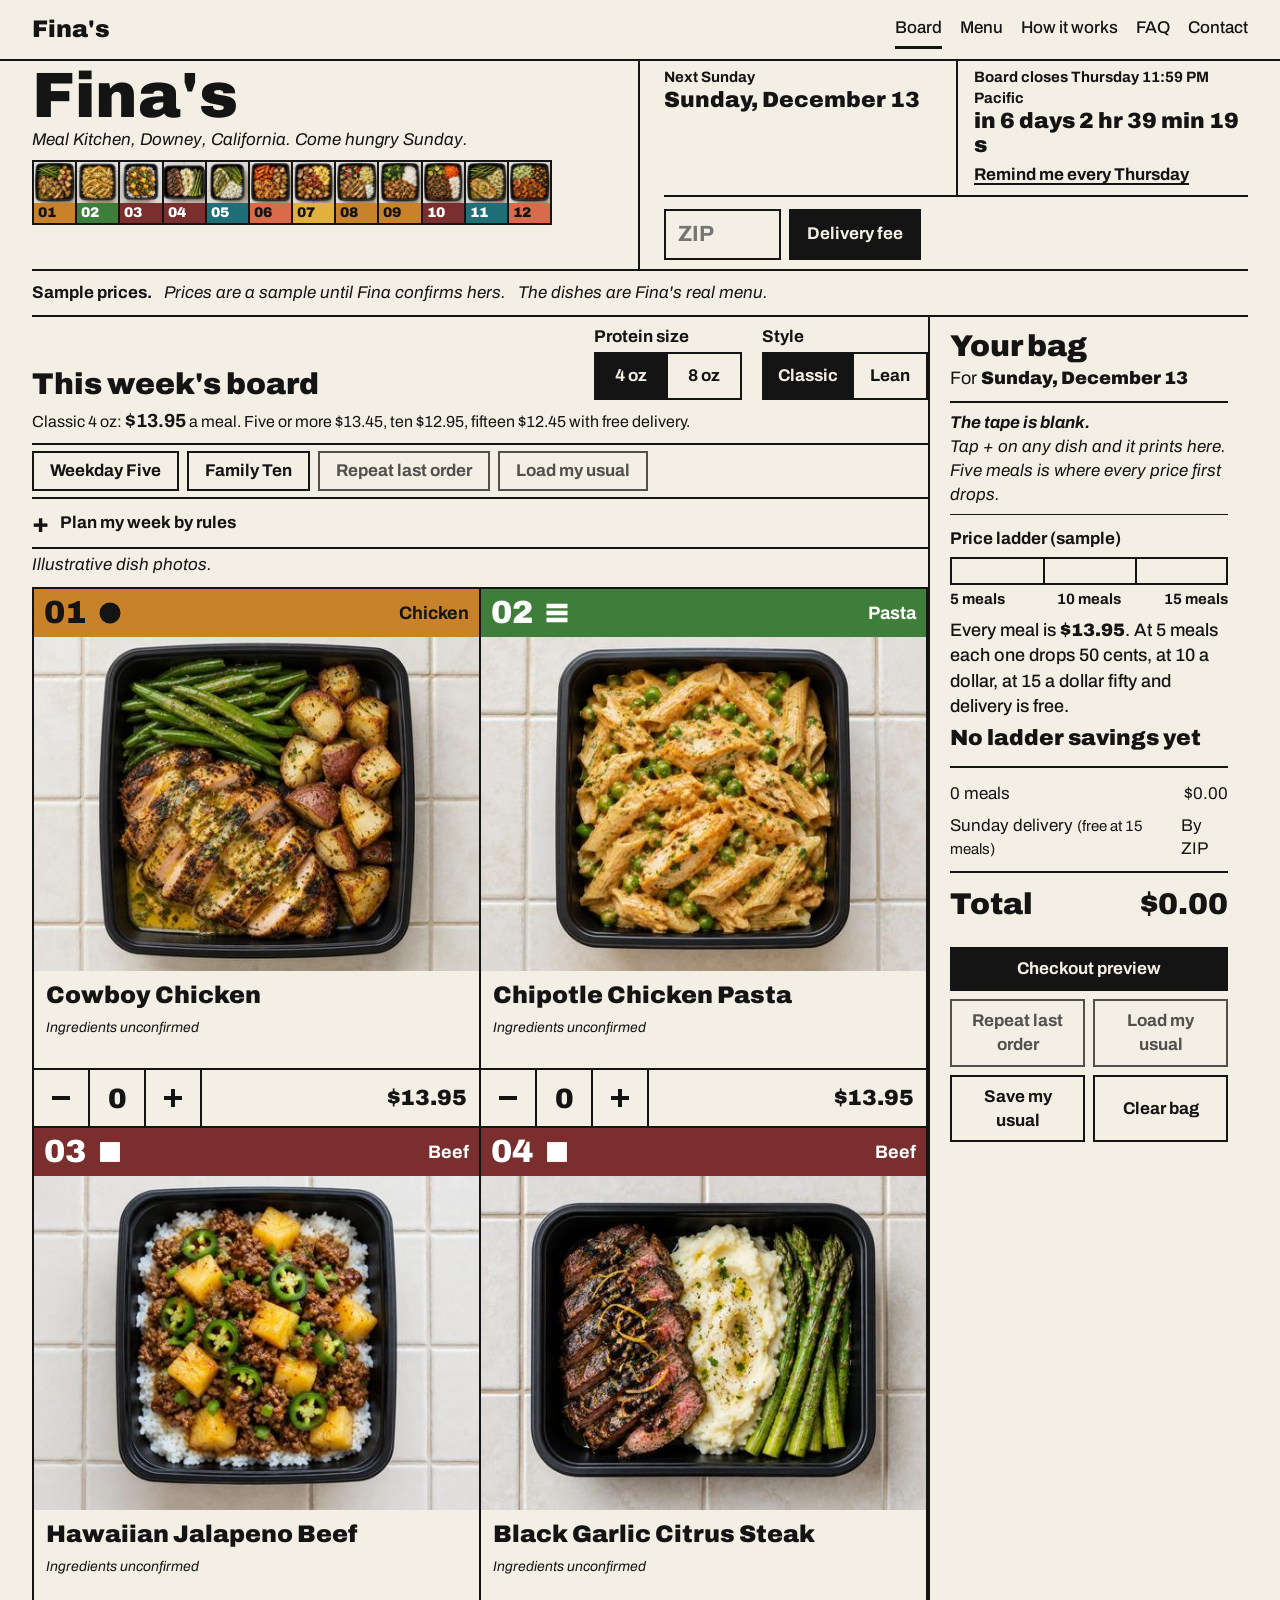
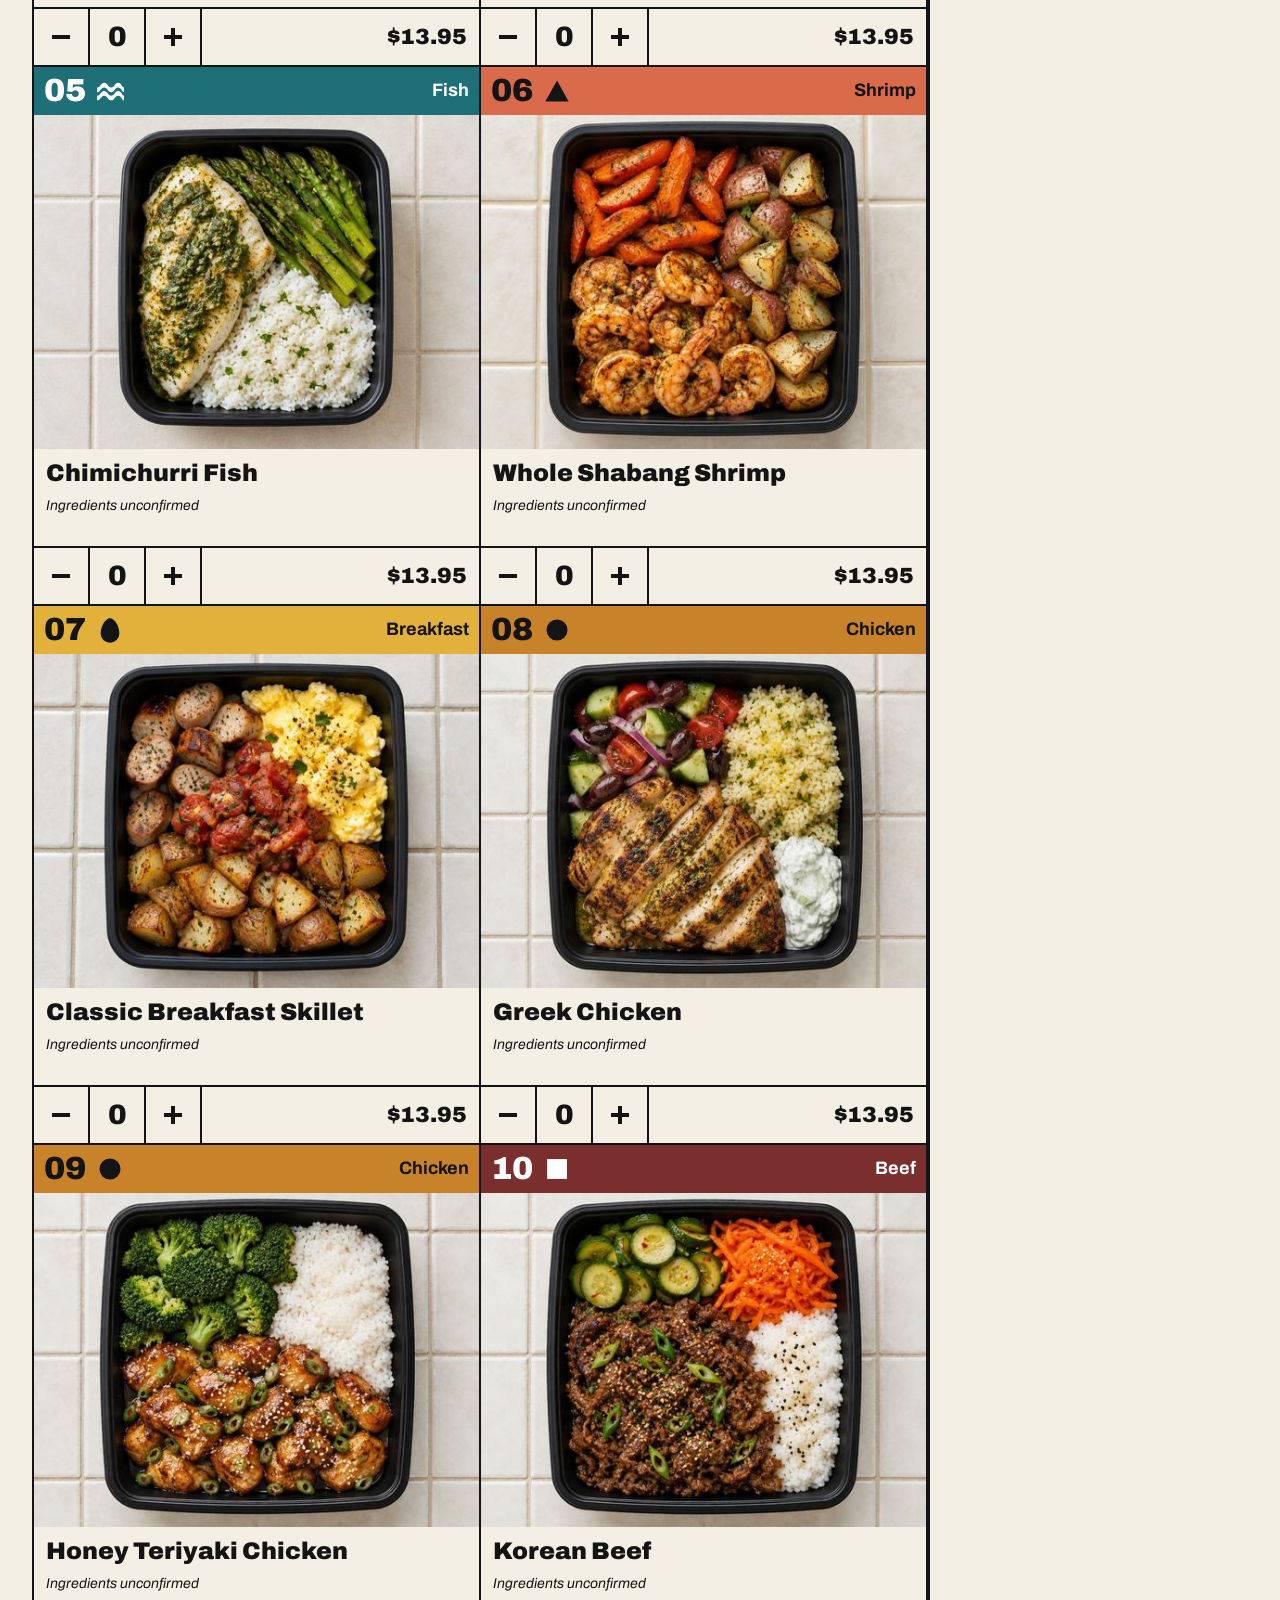
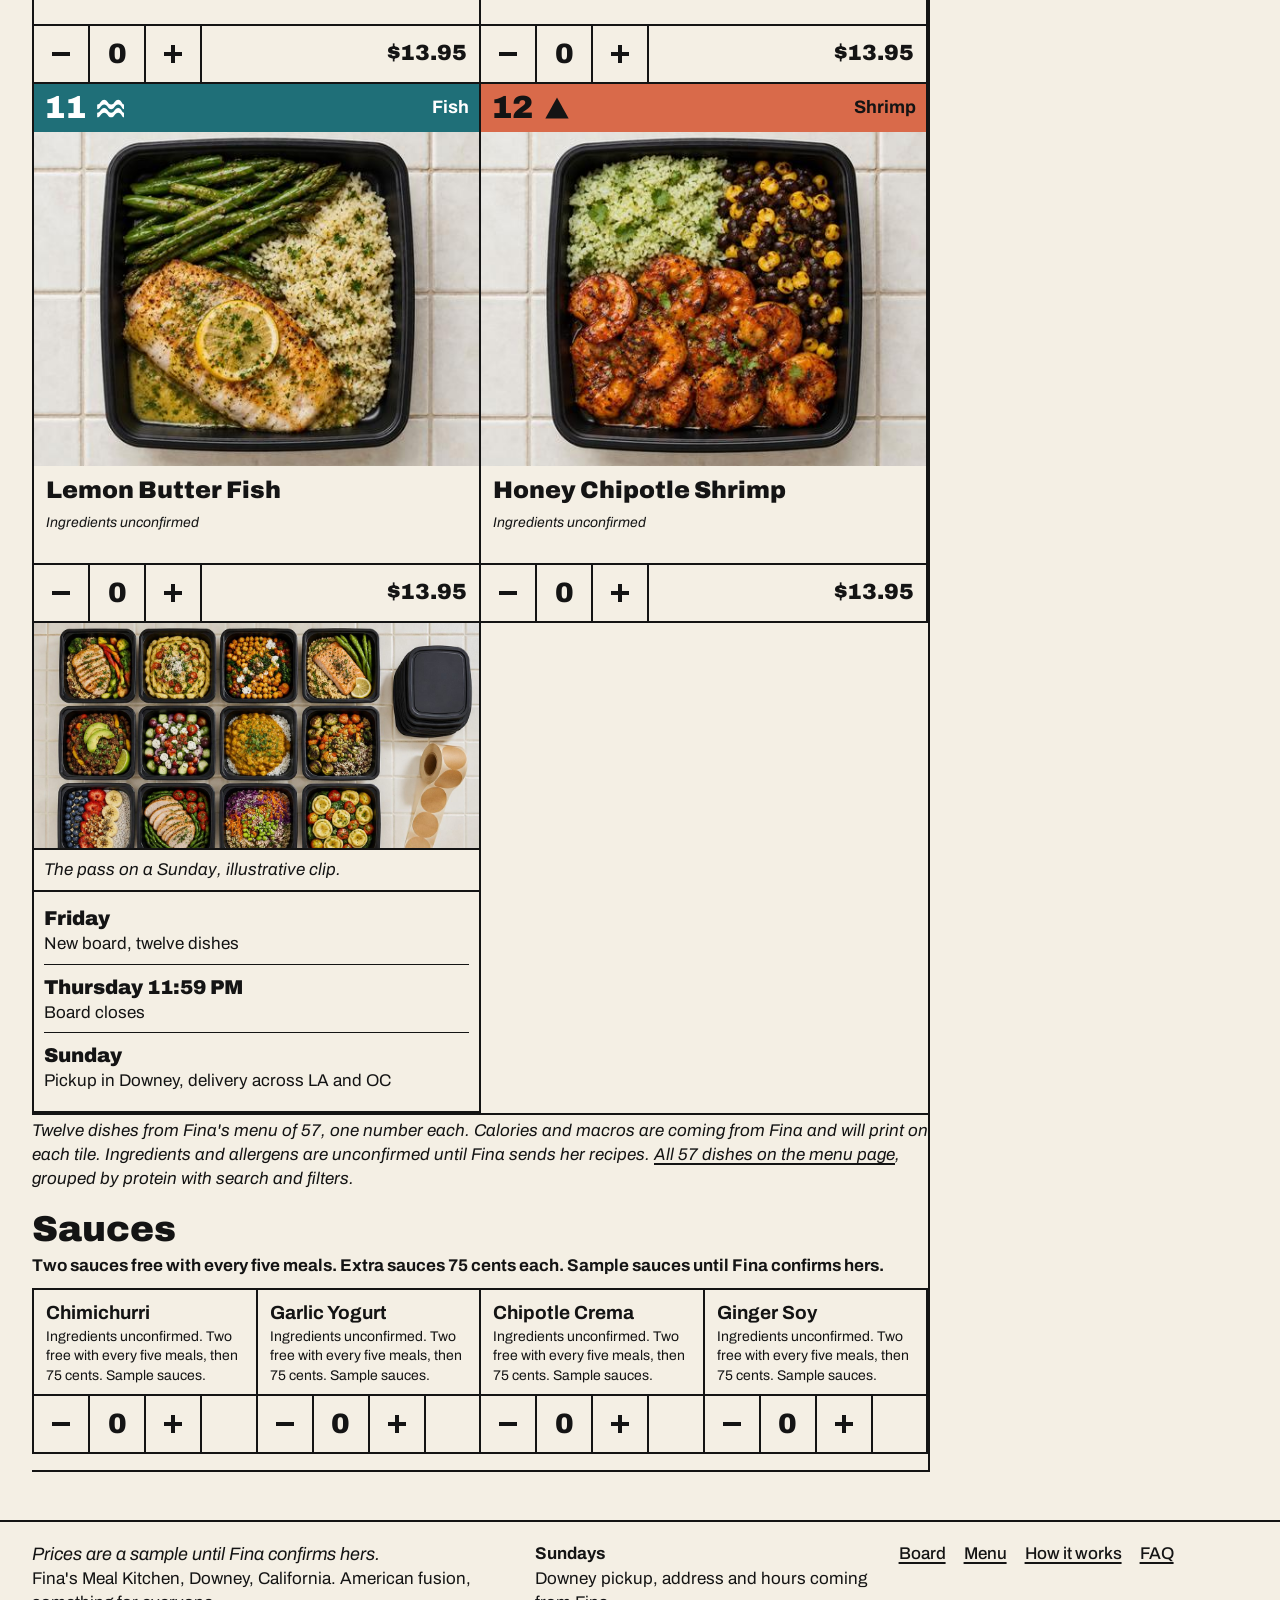
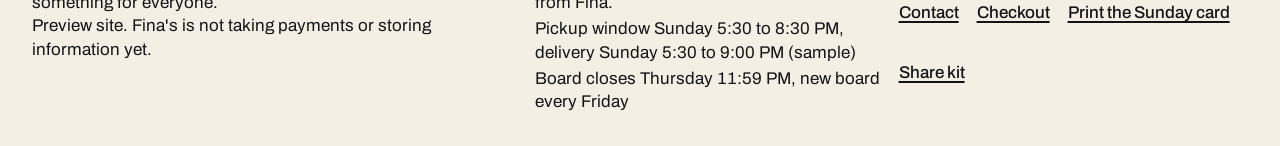
<file: index.html>
<!DOCTYPE html>
<html lang="en" class="no-js">
<head>
<!-- STYLE: Lance Wyman and Otl Aicher, The Market Board (pictogram board with a receipt tape and a price thermometer) | WHY: every dish visible at once and the price falling in view wins the first minute on a phone, which is where meal prep is ordered on Thursday night | ALT: Paula Scher and Emory Douglas, The Kitchen Pass (dark horizontal ticket rail), a better poster and a slower order form -->
<meta charset="utf-8">
<meta name="viewport" content="width=device-width, initial-scale=1">
<title>Fina&#x27;s, the Sunday meal board</title>
<meta name="description" content="Fina&#x27;s Meal Kitchen in Downey, California: pick a size, add dishes, watch the price fall as the bag grows. Order by Thursday 11:59 PM for Sunday pickup or delivery in LA and OC.">
<meta name="color-scheme" content="light dark">
<meta name="theme-color" content="#F4EFE4">
<link rel="icon" href="./favicon.svg" type="image/svg+xml">
<link rel="apple-touch-icon" href="./apple-touch-icon.png">
<meta property="og:type" content="website">
<meta property="og:site_name" content="Fina's Meal Kitchen">
<meta property="og:title" content="Fina&#x27;s, the Sunday meal board">
<meta property="og:description" content="Fina&#x27;s Meal Kitchen in Downey, California: pick a size, add dishes, watch the price fall as the bag grows. Order by Thursday 11:59 PM for Sunday pickup or delivery in LA and OC.">
<meta property="og:url" content="https://gordonusc.github.io/finas/">
<meta property="og:image" content="https://gordonusc.github.io/finas/img/og.jpg">
<meta property="og:image:width" content="1200">
<meta property="og:image:height" content="630">
<meta property="og:image:alt" content="Fina's Sunday meal board: twelve dishes a week, order by Thursday, Sunday in Downey. Illustrative photo.">
<meta name="twitter:card" content="summary_large_image">
<link rel="preconnect" href="https://fonts.googleapis.com">
<link rel="preconnect" href="https://fonts.gstatic.com" crossorigin>
<link rel="stylesheet" href="https://fonts.googleapis.com/css2?family=Archivo:ital,wght@0,400;0,500;0,700;0,900;1,400;1,700&amp;display=swap">
<link rel="stylesheet" href="./styles.css">
</head>
<body data-page="board">
<svg class="sprite" aria-hidden="true" focusable="false">
  <symbol id="p-circle" viewBox="0 0 48 48"><circle cx="24" cy="24" r="18"/></symbol>
  <symbol id="p-square" viewBox="0 0 48 48"><rect x="7" y="7" width="34" height="34"/></symbol>
  <symbol id="p-triangle" viewBox="0 0 48 48"><path d="M24 6 44 42H4z"/></symbol>
  <symbol id="p-wave" viewBox="0 0 48 48"><path d="M2 18c6 0 6-8 12-8s6 8 12 8 6-8 12-8 6 8 10 8v8c-4 0-4-8-10-8s-6 8-12 8-6-8-12-8-6 8-12 8zm0 14c6 0 6-8 12-8s6 8 12 8 6-8 12-8 6 8 10 8v8c-4 0-4-8-10-8s-6 8-12 8-6-8-12-8-6 8-12 8z"/></symbol>
  <symbol id="p-ribbon" viewBox="0 0 48 48"><path d="M6 8h36v8H6zm0 12h36v8H6zm0 12h36v8H6z"/></symbol>
  <symbol id="p-egg" viewBox="0 0 48 48"><path d="M24 4c8 0 16 14 16 26a16 16 0 0 1-32 0C8 18 16 4 24 4z"/></symbol>
  <symbol id="i-plus" viewBox="0 0 24 24"><path d="M10 3h4v7h7v4h-7v7h-4v-7H3v-4h7z"/></symbol>
  <symbol id="i-minus" viewBox="0 0 24 24"><path d="M3 10h18v4H3z"/></symbol>
</svg>
<p id="live" class="visually-hidden" aria-live="polite" aria-atomic="true"></p>
<header class="masthead">
  <a class="mark" href="./index.html">Fina's</a>
  <nav aria-label="Pages">
    <a href="./index.html" aria-current="page">Board</a>
    <a href="./menu.html">Menu</a>
    <a href="./how.html">How it works</a>
    <a href="./faq.html">FAQ</a>
    <a href="./contact.html">Contact</a>
  </nav>
</header>

<main class="page">
  <section class="hero" aria-label="This week">
    <div class="hero-name">
      <h1>Fina's</h1>
      <p>Meal Kitchen, <span class="long">Downey, California</span><span class="short">Downey</span>. <em>Come hungry Sunday.</em></p>
      <ol class="hero-strip" aria-label="This week's twelve dishes, jump to one"><li><a href="#d-cowboy-chicken" style="background:var(--chicken);color:var(--on-chicken)"><img src="./img/t/dish-1.jpg" width="480" height="360" alt="" loading="lazy" decoding="async" onerror="this.hidden=true"><span class="n">01</span><span class="visually-hidden">Cowboy Chicken</span></a></li><li><a href="#d-chipotle-chicken-pasta" style="background:var(--pasta);color:var(--on-pasta)"><img src="./img/t/dish-2.jpg" width="480" height="360" alt="" loading="lazy" decoding="async" onerror="this.hidden=true"><span class="n">02</span><span class="visually-hidden">Chipotle Chicken Pasta</span></a></li><li><a href="#d-hawaiian-jalapeno-beef" style="background:var(--beef);color:var(--on-beef)"><img src="./img/t/dish-3.jpg" width="480" height="360" alt="" loading="lazy" decoding="async" onerror="this.hidden=true"><span class="n">03</span><span class="visually-hidden">Hawaiian Jalapeno Beef</span></a></li><li><a href="#d-black-garlic-citrus-steak" style="background:var(--beef);color:var(--on-beef)"><img src="./img/t/dish-4.jpg" width="480" height="360" alt="" loading="lazy" decoding="async" onerror="this.hidden=true"><span class="n">04</span><span class="visually-hidden">Black Garlic Citrus Steak</span></a></li><li><a href="#d-chimichurri-fish" style="background:var(--fish);color:var(--on-fish)"><img src="./img/t/dish-5.jpg" width="480" height="360" alt="" loading="lazy" decoding="async" onerror="this.hidden=true"><span class="n">05</span><span class="visually-hidden">Chimichurri Fish</span></a></li><li><a href="#d-whole-shabang-shrimp" style="background:var(--shrimp);color:var(--on-shrimp)"><img src="./img/t/dish-6.jpg" width="480" height="360" alt="" loading="lazy" decoding="async" onerror="this.hidden=true"><span class="n">06</span><span class="visually-hidden">Whole Shabang Shrimp</span></a></li><li><a href="#d-classic-breakfast-skillet" style="background:var(--breakfast);color:var(--on-breakfast)"><img src="./img/t/dish-8.jpg" width="480" height="360" alt="" loading="lazy" decoding="async" onerror="this.hidden=true"><span class="n">07</span><span class="visually-hidden">Classic Breakfast Skillet</span></a></li><li><a href="#d-greek-chicken" style="background:var(--chicken);color:var(--on-chicken)"><img src="./img/t/dish-g8.jpg" width="480" height="360" alt="" loading="lazy" decoding="async" onerror="this.hidden=true"><span class="n">08</span><span class="visually-hidden">Greek Chicken</span></a></li><li><a href="#d-honey-teriyaki-chicken" style="background:var(--chicken);color:var(--on-chicken)"><img src="./img/t/dish-g9.jpg" width="480" height="360" alt="" loading="lazy" decoding="async" onerror="this.hidden=true"><span class="n">09</span><span class="visually-hidden">Honey Teriyaki Chicken</span></a></li><li><a href="#d-korean-beef" style="background:var(--beef);color:var(--on-beef)"><img src="./img/t/dish-g10.jpg" width="480" height="360" alt="" loading="lazy" decoding="async" onerror="this.hidden=true"><span class="n">10</span><span class="visually-hidden">Korean Beef</span></a></li><li><a href="#d-lemon-butter-fish" style="background:var(--fish);color:var(--on-fish)"><img src="./img/t/dish-g11.jpg" width="480" height="360" alt="" loading="lazy" decoding="async" onerror="this.hidden=true"><span class="n">11</span><span class="visually-hidden">Lemon Butter Fish</span></a></li><li><a href="#d-honey-chipotle-shrimp" style="background:var(--shrimp);color:var(--on-shrimp)"><img src="./img/t/dish-g12.jpg" width="480" height="360" alt="" loading="lazy" decoding="async" onerror="this.hidden=true"><span class="n">12</span><span class="visually-hidden">Honey Chipotle Shrimp</span></a></li></ol>
    </div>
    <div class="hero-facts">
      <div class="fact when">
        <span class="k">Next Sunday</span>
        <span class="v"><span data-sunday>The Sunday after the Thursday close</span></span>
        <span class="s">Downey pickup, address and hours coming from Fina. Delivery across LA and OC by ZIP.</span>
      </div>
      <div class="fact closes">
        <span class="k">Board closes Thursday 11:59 PM Pacific</span>
        <span class="v js-only" data-countdown>counting</span>
        <a class="remind" href="./finas-thursday-reminder.ics" download>Remind me every Thursday</a>
      </div>
      <div class="fact zip">
        <form class="zip-form js-only" aria-label="Delivery check">
          <label class="visually-hidden" for="zip">Your ZIP code</label>
          <input class="field" id="zip" name="zip" inputmode="numeric" pattern="[0-9]{5}" maxlength="5" placeholder="ZIP" autocomplete="postal-code">
          <button type="submit" class="btn btn-ink">Delivery fee</button>
        </form>
        <p class="zip-answer" role="status"></p>
        <p class="zip-table desk">Sunday delivery, sample fees: $4 around Downey, Bell Gardens and Long Beach (ZIPs starting 902 and 908), $7 across the rest of Los Angeles County, $9 in Orange County, free at 15 meals. Everywhere else is pickup only.</p>
        <details class="fees phone">
          <summary>How fees work</summary>
          <p class="zip-table">Sunday delivery, sample fees: $4 around Downey, Bell Gardens and Long Beach (ZIPs starting 902 and 908), $7 across the rest of Los Angeles County, $9 in Orange County, free at 15 meals. Everywhere else is pickup only.</p>
        </details>
      </div>
    </div>
  </section>

  <p class="sample"><strong class="lead">Sample prices.</strong> Prices are a sample until Fina confirms hers. <span class="more">The dishes are Fina's real menu.</span></p>
  <noscript><p class="notice">Ordering on this board needs JavaScript. The menu, prices and hours below read without it.</p></noscript>

  <div class="board">
    <section class="board-main" aria-label="The board">
      <div class="board-head">
        <h2>This week's board</h2>
        <div class="switch js-only">
          <span class="k" id="size-k">Protein size</span>
          <div class="seg" role="group" aria-labelledby="size-k">
            <button type="button" data-size="4" aria-pressed="true">4 oz</button>
            <button type="button" data-size="8" aria-pressed="false">8 oz</button>
          </div>
        </div>
        <div class="switch js-only">
          <span class="k" id="style-k">Style</span>
          <div class="seg" role="group" aria-labelledby="style-k">
            <button type="button" data-style="classic" aria-pressed="true">Classic</button>
            <button type="button" data-style="lean" aria-pressed="false">Lean</button>
          </div>
        </div>
        <p class="price-line">Classic 4 oz: <strong>$13.95</strong> a meal. Five or more $13.45, ten $12.95, fifteen $12.45 with free delivery.</p>
        <div class="price-grid" role="table" aria-label="Sample price per meal by style and size">
    <div class="h">Per meal</div><div class="h">4 oz</div><div class="h">8 oz</div>
    <div class="h">Classic</div><div class="v" data-style="classic" data-size="4" data-active="true">$13.95</div><div class="v" data-style="classic" data-size="8" data-active="false">$16.95</div><div class="h">Lean</div><div class="v" data-style="lean" data-size="4" data-active="false">$14.45</div><div class="v" data-style="lean" data-size="8" data-active="false">$17.45</div>
  </div>
        <p class="price-line more">Sizes and styles are sample options: Classic is protein with a side and a vegetable, Lean is protein with double vegetables. Fina confirms the real ones.</p>
      </div>

      <div class="fills js-only" aria-label="Quick fills">
        <button type="button" class="btn" data-act="bundle" data-bundle="weekday-five">Weekday Five</button>
        <button type="button" class="btn" data-act="bundle" data-bundle="family-ten">Family Ten</button>
        <button type="button" class="btn" data-act="repeat">Repeat last order</button>
        <button type="button" class="btn" data-act="load-usual">Load my usual</button>
      </div>
      <details class="plan js-only">
        <summary>Plan my week by rules</summary>
        <form class="plan-body">
          <label class="check"><input type="checkbox" name="no-shellfish"><span>Skip shrimp dishes</span></label>
          <label class="check"><input type="checkbox" name="no-fish"><span>Skip fish dishes</span></label>
          <p class="note">Allergen rules come back once Fina confirms each recipe.</p>
          <label class="check"><input type="checkbox" name="mild"><span>Mild only, skip the dishes with heat in the name</span></label>
          <label class="check"><input type="checkbox" name="under-500" disabled><span>Under 500 calories (switches on when Fina's macros arrive)</span></label>
          <label class="check"><input type="checkbox" name="high-protein" disabled><span>Highest protein first (switches on when Fina's macros arrive)</span></label>
          <div class="row">
            <label class="lbl" for="plan-count" style="margin:0">Meals</label>
            <select class="field" id="plan-count" name="plan-count"><option value="5">5</option><option value="10">10</option><option value="15">15</option></select>
            <button type="submit" class="btn btn-ink">Fill my bag</button>
          </div>
          <p class="plan-note" role="status"></p>
        </form>
      </details>

      <p class="caption before">Illustrative dish photos.</p>
      <div class="tiles">
        <div class="media-tile">
          <div class="frame">
            <svg class="pict-big" aria-hidden="true"><use href="#p-circle"/></svg>
            <video poster="./img/board-hero.jpg" width="1280" height="648" muted loop playsinline autoplay preload="metadata" aria-label="Meal containers being filled at the kitchen pass, illustrative">
              <source src="./img/board-hero.mp4" type="video/mp4">
            </video>
          </div>
          <p class="cap">The pass on a Sunday, illustrative clip.</p>
          <dl class="rhythm" aria-label="The week">
            <div><dt>Friday</dt><dd>New board, twelve dishes</dd></div>
            <div><dt>Thursday 11:59 PM</dt><dd>Board closes</dd></div>
            <div><dt>Sunday</dt><dd>Pickup in Downey, delivery across LA and OC</dd></div>
          </dl>
        </div>
        
<article class="tile" id="d-cowboy-chicken" data-dish data-id="cowboy-chicken" data-name="Cowboy Chicken" data-kind="chicken" data-al="" data-spicy="0" data-qty="0">
  <div class="tile-head" style="background:var(--chicken);color:var(--on-chicken)">
    <span class="num">01</span>
    <svg class="pict" aria-hidden="true"><use href="#p-circle"/></svg>
    <span class="kind">Chicken</span>
  </div>
  <div class="tile-img" style="background:var(--chicken);color:var(--on-chicken)">
    <svg class="pict-big" aria-hidden="true"><use href="#p-circle"/></svg>
    <img src="./img/dish-1.jpg" srcset="./img/t/dish-1.jpg 480w, ./img/dish-1.jpg 1200w" sizes="(max-width: 639px) 104px, (max-width: 1239px) 34vw, 22vw" width="600" height="450" alt="Cowboy Chicken, illustrative" loading="lazy" decoding="async" onerror="this.hidden=true">
  </div>
  <div class="tile-body">
    <h3>Cowboy Chicken</h3>
    <ul class="allergens" aria-label="Ingredient information"><li class="none">Ingredients unconfirmed</li></ul>
  </div>
  <div class="ctl">
    <button type="button" class="minus js-only" aria-label="Remove one Cowboy Chicken"><svg aria-hidden="true"><use href="#i-minus"/></svg></button>
    <output class="qty js-only" aria-label="Cowboy Chicken in bag">0</output>
    <button type="button" class="plus js-only" aria-label="Add Cowboy Chicken"><svg aria-hidden="true"><use href="#i-plus"/></svg></button>
    <span class="price" data-price>$13.95</span>
  </div>
</article>
<article class="tile" id="d-chipotle-chicken-pasta" data-dish data-id="chipotle-chicken-pasta" data-name="Chipotle Chicken Pasta" data-kind="pasta" data-al="" data-spicy="1" data-qty="0">
  <div class="tile-head" style="background:var(--pasta);color:var(--on-pasta)">
    <span class="num">02</span>
    <svg class="pict" aria-hidden="true"><use href="#p-ribbon"/></svg>
    <span class="kind">Pasta</span>
  </div>
  <div class="tile-img" style="background:var(--pasta);color:var(--on-pasta)">
    <svg class="pict-big" aria-hidden="true"><use href="#p-ribbon"/></svg>
    <img src="./img/dish-2.jpg" srcset="./img/t/dish-2.jpg 480w, ./img/dish-2.jpg 1200w" sizes="(max-width: 639px) 104px, (max-width: 1239px) 34vw, 22vw" width="600" height="450" alt="Chipotle Chicken Pasta, illustrative" loading="lazy" decoding="async" onerror="this.hidden=true">
  </div>
  <div class="tile-body">
    <h3>Chipotle Chicken Pasta</h3>
    <ul class="allergens" aria-label="Ingredient information"><li class="none">Ingredients unconfirmed</li></ul>
  </div>
  <div class="ctl">
    <button type="button" class="minus js-only" aria-label="Remove one Chipotle Chicken Pasta"><svg aria-hidden="true"><use href="#i-minus"/></svg></button>
    <output class="qty js-only" aria-label="Chipotle Chicken Pasta in bag">0</output>
    <button type="button" class="plus js-only" aria-label="Add Chipotle Chicken Pasta"><svg aria-hidden="true"><use href="#i-plus"/></svg></button>
    <span class="price" data-price>$13.95</span>
  </div>
</article>
<article class="tile" id="d-hawaiian-jalapeno-beef" data-dish data-id="hawaiian-jalapeno-beef" data-name="Hawaiian Jalapeno Beef" data-kind="beef" data-al="" data-spicy="1" data-qty="0">
  <div class="tile-head" style="background:var(--beef);color:var(--on-beef)">
    <span class="num">03</span>
    <svg class="pict" aria-hidden="true"><use href="#p-square"/></svg>
    <span class="kind">Beef</span>
  </div>
  <div class="tile-img" style="background:var(--beef);color:var(--on-beef)">
    <svg class="pict-big" aria-hidden="true"><use href="#p-square"/></svg>
    <img src="./img/dish-3.jpg" srcset="./img/t/dish-3.jpg 480w, ./img/dish-3.jpg 1200w" sizes="(max-width: 639px) 104px, (max-width: 1239px) 34vw, 22vw" width="600" height="450" alt="Hawaiian Jalapeno Beef, illustrative" loading="lazy" decoding="async" onerror="this.hidden=true">
  </div>
  <div class="tile-body">
    <h3>Hawaiian Jalapeno Beef</h3>
    <ul class="allergens" aria-label="Ingredient information"><li class="none">Ingredients unconfirmed</li></ul>
  </div>
  <div class="ctl">
    <button type="button" class="minus js-only" aria-label="Remove one Hawaiian Jalapeno Beef"><svg aria-hidden="true"><use href="#i-minus"/></svg></button>
    <output class="qty js-only" aria-label="Hawaiian Jalapeno Beef in bag">0</output>
    <button type="button" class="plus js-only" aria-label="Add Hawaiian Jalapeno Beef"><svg aria-hidden="true"><use href="#i-plus"/></svg></button>
    <span class="price" data-price>$13.95</span>
  </div>
</article>
<article class="tile" id="d-black-garlic-citrus-steak" data-dish data-id="black-garlic-citrus-steak" data-name="Black Garlic Citrus Steak" data-kind="beef" data-al="" data-spicy="0" data-qty="0">
  <div class="tile-head" style="background:var(--beef);color:var(--on-beef)">
    <span class="num">04</span>
    <svg class="pict" aria-hidden="true"><use href="#p-square"/></svg>
    <span class="kind">Beef</span>
  </div>
  <div class="tile-img" style="background:var(--beef);color:var(--on-beef)">
    <svg class="pict-big" aria-hidden="true"><use href="#p-square"/></svg>
    <img src="./img/dish-4.jpg" srcset="./img/t/dish-4.jpg 480w, ./img/dish-4.jpg 1200w" sizes="(max-width: 639px) 104px, (max-width: 1239px) 34vw, 22vw" width="600" height="450" alt="Black Garlic Citrus Steak, illustrative" loading="lazy" decoding="async" onerror="this.hidden=true">
  </div>
  <div class="tile-body">
    <h3>Black Garlic Citrus Steak</h3>
    <ul class="allergens" aria-label="Ingredient information"><li class="none">Ingredients unconfirmed</li></ul>
  </div>
  <div class="ctl">
    <button type="button" class="minus js-only" aria-label="Remove one Black Garlic Citrus Steak"><svg aria-hidden="true"><use href="#i-minus"/></svg></button>
    <output class="qty js-only" aria-label="Black Garlic Citrus Steak in bag">0</output>
    <button type="button" class="plus js-only" aria-label="Add Black Garlic Citrus Steak"><svg aria-hidden="true"><use href="#i-plus"/></svg></button>
    <span class="price" data-price>$13.95</span>
  </div>
</article>
<article class="tile" id="d-chimichurri-fish" data-dish data-id="chimichurri-fish" data-name="Chimichurri Fish" data-kind="fish" data-al="" data-spicy="0" data-qty="0">
  <div class="tile-head" style="background:var(--fish);color:var(--on-fish)">
    <span class="num">05</span>
    <svg class="pict" aria-hidden="true"><use href="#p-wave"/></svg>
    <span class="kind">Fish</span>
  </div>
  <div class="tile-img" style="background:var(--fish);color:var(--on-fish)">
    <svg class="pict-big" aria-hidden="true"><use href="#p-wave"/></svg>
    <img src="./img/dish-5.jpg" srcset="./img/t/dish-5.jpg 480w, ./img/dish-5.jpg 1200w" sizes="(max-width: 639px) 104px, (max-width: 1239px) 34vw, 22vw" width="600" height="450" alt="Chimichurri Fish, illustrative" loading="lazy" decoding="async" onerror="this.hidden=true">
  </div>
  <div class="tile-body">
    <h3>Chimichurri Fish</h3>
    <ul class="allergens" aria-label="Ingredient information"><li class="none">Ingredients unconfirmed</li></ul>
  </div>
  <div class="ctl">
    <button type="button" class="minus js-only" aria-label="Remove one Chimichurri Fish"><svg aria-hidden="true"><use href="#i-minus"/></svg></button>
    <output class="qty js-only" aria-label="Chimichurri Fish in bag">0</output>
    <button type="button" class="plus js-only" aria-label="Add Chimichurri Fish"><svg aria-hidden="true"><use href="#i-plus"/></svg></button>
    <span class="price" data-price>$13.95</span>
  </div>
</article>
<article class="tile" id="d-whole-shabang-shrimp" data-dish data-id="whole-shabang-shrimp" data-name="Whole Shabang Shrimp" data-kind="shrimp" data-al="" data-spicy="0" data-qty="0">
  <div class="tile-head" style="background:var(--shrimp);color:var(--on-shrimp)">
    <span class="num">06</span>
    <svg class="pict" aria-hidden="true"><use href="#p-triangle"/></svg>
    <span class="kind">Shrimp</span>
  </div>
  <div class="tile-img" style="background:var(--shrimp);color:var(--on-shrimp)">
    <svg class="pict-big" aria-hidden="true"><use href="#p-triangle"/></svg>
    <img src="./img/dish-6.jpg" srcset="./img/t/dish-6.jpg 480w, ./img/dish-6.jpg 1200w" sizes="(max-width: 639px) 104px, (max-width: 1239px) 34vw, 22vw" width="600" height="450" alt="Whole Shabang Shrimp, illustrative" loading="lazy" decoding="async" onerror="this.hidden=true">
  </div>
  <div class="tile-body">
    <h3>Whole Shabang Shrimp</h3>
    <ul class="allergens" aria-label="Ingredient information"><li class="none">Ingredients unconfirmed</li></ul>
  </div>
  <div class="ctl">
    <button type="button" class="minus js-only" aria-label="Remove one Whole Shabang Shrimp"><svg aria-hidden="true"><use href="#i-minus"/></svg></button>
    <output class="qty js-only" aria-label="Whole Shabang Shrimp in bag">0</output>
    <button type="button" class="plus js-only" aria-label="Add Whole Shabang Shrimp"><svg aria-hidden="true"><use href="#i-plus"/></svg></button>
    <span class="price" data-price>$13.95</span>
  </div>
</article>
<article class="tile" id="d-classic-breakfast-skillet" data-dish data-id="classic-breakfast-skillet" data-name="Classic Breakfast Skillet" data-kind="breakfast" data-al="" data-spicy="0" data-qty="0">
  <div class="tile-head" style="background:var(--breakfast);color:var(--on-breakfast)">
    <span class="num">07</span>
    <svg class="pict" aria-hidden="true"><use href="#p-egg"/></svg>
    <span class="kind">Breakfast</span>
  </div>
  <div class="tile-img" style="background:var(--breakfast);color:var(--on-breakfast)">
    <svg class="pict-big" aria-hidden="true"><use href="#p-egg"/></svg>
    <img src="./img/dish-8.jpg" srcset="./img/t/dish-8.jpg 480w, ./img/dish-8.jpg 1200w" sizes="(max-width: 639px) 104px, (max-width: 1239px) 34vw, 22vw" width="600" height="450" alt="Classic Breakfast Skillet, illustrative" loading="lazy" decoding="async" onerror="this.hidden=true">
  </div>
  <div class="tile-body">
    <h3>Classic Breakfast Skillet</h3>
    <ul class="allergens" aria-label="Ingredient information"><li class="none">Ingredients unconfirmed</li></ul>
  </div>
  <div class="ctl">
    <button type="button" class="minus js-only" aria-label="Remove one Classic Breakfast Skillet"><svg aria-hidden="true"><use href="#i-minus"/></svg></button>
    <output class="qty js-only" aria-label="Classic Breakfast Skillet in bag">0</output>
    <button type="button" class="plus js-only" aria-label="Add Classic Breakfast Skillet"><svg aria-hidden="true"><use href="#i-plus"/></svg></button>
    <span class="price" data-price>$13.95</span>
  </div>
</article>
<article class="tile" id="d-greek-chicken" data-dish data-id="greek-chicken" data-name="Greek Chicken" data-kind="chicken" data-al="" data-spicy="0" data-qty="0">
  <div class="tile-head" style="background:var(--chicken);color:var(--on-chicken)">
    <span class="num">08</span>
    <svg class="pict" aria-hidden="true"><use href="#p-circle"/></svg>
    <span class="kind">Chicken</span>
  </div>
  <div class="tile-img" style="background:var(--chicken);color:var(--on-chicken)">
    <svg class="pict-big" aria-hidden="true"><use href="#p-circle"/></svg>
    <img src="./img/dish-g8.jpg" srcset="./img/t/dish-g8.jpg 480w, ./img/dish-g8.jpg 1200w" sizes="(max-width: 639px) 104px, (max-width: 1239px) 34vw, 22vw" width="600" height="450" alt="Greek Chicken, illustrative" loading="lazy" decoding="async" onerror="this.hidden=true">
  </div>
  <div class="tile-body">
    <h3>Greek Chicken</h3>
    <ul class="allergens" aria-label="Ingredient information"><li class="none">Ingredients unconfirmed</li></ul>
  </div>
  <div class="ctl">
    <button type="button" class="minus js-only" aria-label="Remove one Greek Chicken"><svg aria-hidden="true"><use href="#i-minus"/></svg></button>
    <output class="qty js-only" aria-label="Greek Chicken in bag">0</output>
    <button type="button" class="plus js-only" aria-label="Add Greek Chicken"><svg aria-hidden="true"><use href="#i-plus"/></svg></button>
    <span class="price" data-price>$13.95</span>
  </div>
</article>
<article class="tile" id="d-honey-teriyaki-chicken" data-dish data-id="honey-teriyaki-chicken" data-name="Honey Teriyaki Chicken" data-kind="chicken" data-al="" data-spicy="0" data-qty="0">
  <div class="tile-head" style="background:var(--chicken);color:var(--on-chicken)">
    <span class="num">09</span>
    <svg class="pict" aria-hidden="true"><use href="#p-circle"/></svg>
    <span class="kind">Chicken</span>
  </div>
  <div class="tile-img" style="background:var(--chicken);color:var(--on-chicken)">
    <svg class="pict-big" aria-hidden="true"><use href="#p-circle"/></svg>
    <img src="./img/dish-g9.jpg" srcset="./img/t/dish-g9.jpg 480w, ./img/dish-g9.jpg 1200w" sizes="(max-width: 639px) 104px, (max-width: 1239px) 34vw, 22vw" width="600" height="450" alt="Honey Teriyaki Chicken, illustrative" loading="lazy" decoding="async" onerror="this.hidden=true">
  </div>
  <div class="tile-body">
    <h3>Honey Teriyaki Chicken</h3>
    <ul class="allergens" aria-label="Ingredient information"><li class="none">Ingredients unconfirmed</li></ul>
  </div>
  <div class="ctl">
    <button type="button" class="minus js-only" aria-label="Remove one Honey Teriyaki Chicken"><svg aria-hidden="true"><use href="#i-minus"/></svg></button>
    <output class="qty js-only" aria-label="Honey Teriyaki Chicken in bag">0</output>
    <button type="button" class="plus js-only" aria-label="Add Honey Teriyaki Chicken"><svg aria-hidden="true"><use href="#i-plus"/></svg></button>
    <span class="price" data-price>$13.95</span>
  </div>
</article>
<article class="tile" id="d-korean-beef" data-dish data-id="korean-beef" data-name="Korean Beef" data-kind="beef" data-al="" data-spicy="0" data-qty="0">
  <div class="tile-head" style="background:var(--beef);color:var(--on-beef)">
    <span class="num">10</span>
    <svg class="pict" aria-hidden="true"><use href="#p-square"/></svg>
    <span class="kind">Beef</span>
  </div>
  <div class="tile-img" style="background:var(--beef);color:var(--on-beef)">
    <svg class="pict-big" aria-hidden="true"><use href="#p-square"/></svg>
    <img src="./img/dish-g10.jpg" srcset="./img/t/dish-g10.jpg 480w, ./img/dish-g10.jpg 1200w" sizes="(max-width: 639px) 104px, (max-width: 1239px) 34vw, 22vw" width="600" height="450" alt="Korean Beef, illustrative" loading="lazy" decoding="async" onerror="this.hidden=true">
  </div>
  <div class="tile-body">
    <h3>Korean Beef</h3>
    <ul class="allergens" aria-label="Ingredient information"><li class="none">Ingredients unconfirmed</li></ul>
  </div>
  <div class="ctl">
    <button type="button" class="minus js-only" aria-label="Remove one Korean Beef"><svg aria-hidden="true"><use href="#i-minus"/></svg></button>
    <output class="qty js-only" aria-label="Korean Beef in bag">0</output>
    <button type="button" class="plus js-only" aria-label="Add Korean Beef"><svg aria-hidden="true"><use href="#i-plus"/></svg></button>
    <span class="price" data-price>$13.95</span>
  </div>
</article>
<article class="tile" id="d-lemon-butter-fish" data-dish data-id="lemon-butter-fish" data-name="Lemon Butter Fish" data-kind="fish" data-al="" data-spicy="0" data-qty="0">
  <div class="tile-head" style="background:var(--fish);color:var(--on-fish)">
    <span class="num">11</span>
    <svg class="pict" aria-hidden="true"><use href="#p-wave"/></svg>
    <span class="kind">Fish</span>
  </div>
  <div class="tile-img" style="background:var(--fish);color:var(--on-fish)">
    <svg class="pict-big" aria-hidden="true"><use href="#p-wave"/></svg>
    <img src="./img/dish-g11.jpg" srcset="./img/t/dish-g11.jpg 480w, ./img/dish-g11.jpg 1200w" sizes="(max-width: 639px) 104px, (max-width: 1239px) 34vw, 22vw" width="600" height="450" alt="Lemon Butter Fish, illustrative" loading="lazy" decoding="async" onerror="this.hidden=true">
  </div>
  <div class="tile-body">
    <h3>Lemon Butter Fish</h3>
    <ul class="allergens" aria-label="Ingredient information"><li class="none">Ingredients unconfirmed</li></ul>
  </div>
  <div class="ctl">
    <button type="button" class="minus js-only" aria-label="Remove one Lemon Butter Fish"><svg aria-hidden="true"><use href="#i-minus"/></svg></button>
    <output class="qty js-only" aria-label="Lemon Butter Fish in bag">0</output>
    <button type="button" class="plus js-only" aria-label="Add Lemon Butter Fish"><svg aria-hidden="true"><use href="#i-plus"/></svg></button>
    <span class="price" data-price>$13.95</span>
  </div>
</article>
<article class="tile" id="d-honey-chipotle-shrimp" data-dish data-id="honey-chipotle-shrimp" data-name="Honey Chipotle Shrimp" data-kind="shrimp" data-al="" data-spicy="1" data-qty="0">
  <div class="tile-head" style="background:var(--shrimp);color:var(--on-shrimp)">
    <span class="num">12</span>
    <svg class="pict" aria-hidden="true"><use href="#p-triangle"/></svg>
    <span class="kind">Shrimp</span>
  </div>
  <div class="tile-img" style="background:var(--shrimp);color:var(--on-shrimp)">
    <svg class="pict-big" aria-hidden="true"><use href="#p-triangle"/></svg>
    <img src="./img/dish-g12.jpg" srcset="./img/t/dish-g12.jpg 480w, ./img/dish-g12.jpg 1200w" sizes="(max-width: 639px) 104px, (max-width: 1239px) 34vw, 22vw" width="600" height="450" alt="Honey Chipotle Shrimp, illustrative" loading="lazy" decoding="async" onerror="this.hidden=true">
  </div>
  <div class="tile-body">
    <h3>Honey Chipotle Shrimp</h3>
    <ul class="allergens" aria-label="Ingredient information"><li class="none">Ingredients unconfirmed</li></ul>
  </div>
  <div class="ctl">
    <button type="button" class="minus js-only" aria-label="Remove one Honey Chipotle Shrimp"><svg aria-hidden="true"><use href="#i-minus"/></svg></button>
    <output class="qty js-only" aria-label="Honey Chipotle Shrimp in bag">0</output>
    <button type="button" class="plus js-only" aria-label="Add Honey Chipotle Shrimp"><svg aria-hidden="true"><use href="#i-plus"/></svg></button>
    <span class="price" data-price>$13.95</span>
  </div>
</article>
      </div>
      <div class="tiles-foot"></div>
      <p class="caption after">Twelve dishes from Fina's menu of 57, one number each. Calories and macros are coming from Fina and will print on each tile. Ingredients and allergens are unconfirmed until Fina sends her recipes. <a href="./menu.html">All 57 dishes on the menu page</a>, grouped by protein with search and filters.</p>

      <section class="extras" aria-label="Sauces">
        <h2>Sauces</h2>
        <p class="rule-note">Two sauces free with every five meals. Extra sauces 75 cents each. Sample sauces until Fina confirms hers.</p>
        <div class="sauces">
<div class="sauce" data-id="chimichurri" data-name="Chimichurri" data-qty="0">
  <p class="name">Chimichurri</p>
  <p class="meta">Ingredients unconfirmed. Two free with every five meals, then 75 cents. Sample sauces.</p>
  <div class="ctl js-only">
    <button type="button" class="minus" aria-label="Remove one Chimichurri"><svg aria-hidden="true"><use href="#i-minus"/></svg></button>
    <output class="qty" aria-label="Chimichurri in bag">0</output>
    <button type="button" class="plus" aria-label="Add Chimichurri"><svg aria-hidden="true"><use href="#i-plus"/></svg></button>
  </div>
</div>
<div class="sauce" data-id="garlic-yogurt" data-name="Garlic Yogurt" data-qty="0">
  <p class="name">Garlic Yogurt</p>
  <p class="meta">Ingredients unconfirmed. Two free with every five meals, then 75 cents. Sample sauces.</p>
  <div class="ctl js-only">
    <button type="button" class="minus" aria-label="Remove one Garlic Yogurt"><svg aria-hidden="true"><use href="#i-minus"/></svg></button>
    <output class="qty" aria-label="Garlic Yogurt in bag">0</output>
    <button type="button" class="plus" aria-label="Add Garlic Yogurt"><svg aria-hidden="true"><use href="#i-plus"/></svg></button>
  </div>
</div>
<div class="sauce" data-id="chipotle-crema" data-name="Chipotle Crema" data-qty="0">
  <p class="name">Chipotle Crema</p>
  <p class="meta">Ingredients unconfirmed. Two free with every five meals, then 75 cents. Sample sauces.</p>
  <div class="ctl js-only">
    <button type="button" class="minus" aria-label="Remove one Chipotle Crema"><svg aria-hidden="true"><use href="#i-minus"/></svg></button>
    <output class="qty" aria-label="Chipotle Crema in bag">0</output>
    <button type="button" class="plus" aria-label="Add Chipotle Crema"><svg aria-hidden="true"><use href="#i-plus"/></svg></button>
  </div>
</div>
<div class="sauce" data-id="ginger-soy" data-name="Ginger Soy" data-qty="0">
  <p class="name">Ginger Soy</p>
  <p class="meta">Ingredients unconfirmed. Two free with every five meals, then 75 cents. Sample sauces.</p>
  <div class="ctl js-only">
    <button type="button" class="minus" aria-label="Remove one Ginger Soy"><svg aria-hidden="true"><use href="#i-minus"/></svg></button>
    <output class="qty" aria-label="Ginger Soy in bag">0</output>
    <button type="button" class="plus" aria-label="Add Ginger Soy"><svg aria-hidden="true"><use href="#i-plus"/></svg></button>
  </div>
</div></div>
      </section>
    </section>
    <div class="tape-col" id="tape-col">
<aside class="tape" aria-label="Your bag">
  <div class="tape-inner">
    <h2>Your bag</h2>
    <p class="sunday">For <strong data-sunday>the Sunday after the Thursday close</strong></p>
    <ul class="lines"><li class="empty"><strong>The tape is blank.</strong> Tap + on any dish and it prints here. Five meals is where every price first drops.</li></ul>
    <div class="ladder">
      <span class="k">Price ladder (sample)</span>
      <div class="therm" role="img" aria-label="Meals toward the 15 meal price break">
        <div class="fill"></div><i class="mark" data-at="5"></i><i class="mark" data-at="10"></i>
      </div>
      <div class="therm-labels"><span>5 meals</span><span>10 meals</span><span>15 meals</span></div>
      <p class="next">Every meal is <strong>$13.95</strong>. At 5 meals each one drops 50 cents, at 10 a dollar, at 15 a dollar fifty and delivery is free.</p>
      <p class="saved">No ladder savings yet</p>
    </div>
    <div class="totals">
      <div><span data-count>0 meals</span><span data-sub>$0.00</span></div>
      <div class="delivery"><span>Sunday delivery <small>(free at 15 meals)</small></span><span data-fee>By ZIP</span></div>
      <div class="total"><span>Total</span><span data-total>$0.00</span></div>
    </div>
      <div class="tape-actions js-only">
        <a class="btn btn-ink" href="./checkout.html">Checkout preview</a>
        <div class="pair">
          <button type="button" class="btn" data-act="repeat">Repeat last order</button>
          <button type="button" class="btn" data-act="load-usual">Load my usual</button>
        </div>
        <div class="pair">
          <button type="button" class="btn" data-act="save-usual">Save my usual</button>
          <button type="button" class="btn" data-act="clear">Clear bag</button>
        </div>
        <p class="tape-msg" role="status"></p>
      </div>
  </div>
</aside></div>
  </div>
</main>

<div class="tally js-only" aria-label="Bag total">
  <div class="sum"><span class="amt">$0.00</span><span class="meals">0 meals</span></div>
  <button type="button" data-act="toggle-tape" aria-expanded="false" aria-controls="tape-col">Bag</button>
</div>
<footer class="foot">
  <div>
    <p class="sample-line">Prices are a sample until Fina confirms hers.</p>
    <p>Fina's Meal Kitchen, Downey, California. American fusion, something for everyone.</p>
    <p>Preview site. Fina's is not taking payments or storing information yet.</p>
  </div>
  <div class="hours">
    <strong>Sundays</strong>
    <span>Downey pickup, address and hours coming from Fina.</span>
    <span>Pickup window Sunday 5:30 to 8:30 PM, delivery Sunday 5:30 to 9:00 PM (sample)</span>
    <span>Board closes Thursday 11:59 PM, new board every Friday</span>
  </div>
  <nav aria-label="Footer">
    <a href="./index.html">Board</a>
    <a href="./menu.html">Menu</a>
    <a href="./how.html">How it works</a>
    <a href="./faq.html">FAQ</a>
    <a href="./contact.html">Contact</a>
    <a href="./checkout.html">Checkout</a>
    <a href="./card.html">Print the Sunday card</a>
    <a href="./share.html">Share kit</a>
  </nav>
</footer>
<script src="./app.js"></script>
</body>
</html>
</file>
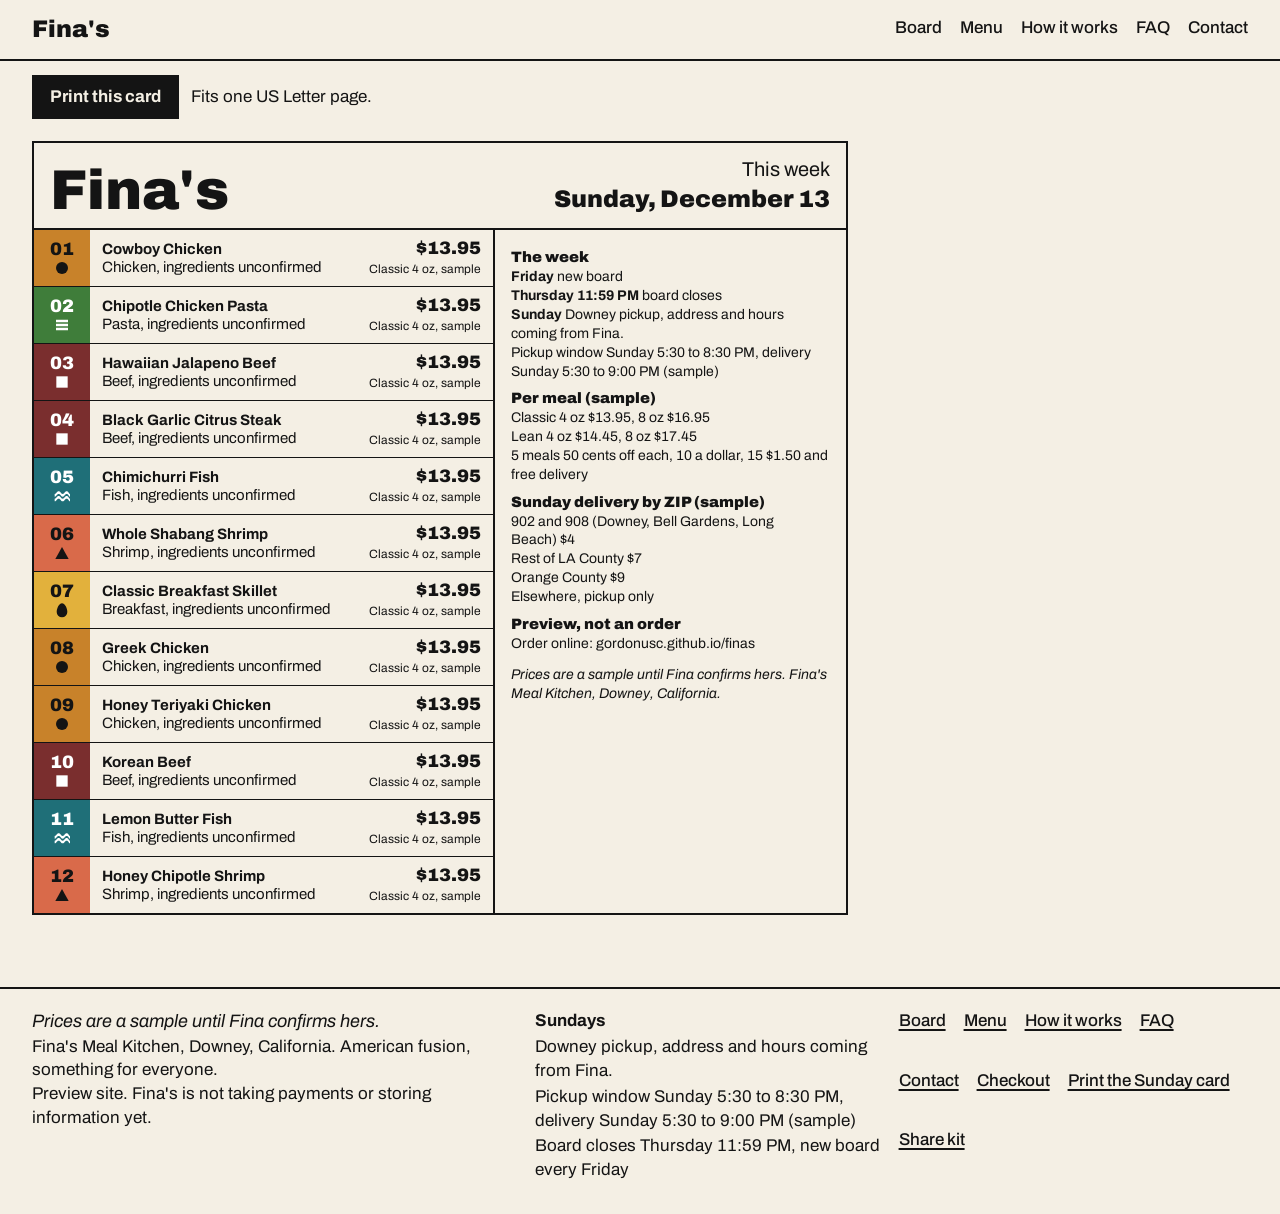
<file: card.html>
<!DOCTYPE html>
<html lang="en" class="no-js">
<head>
<!-- STYLE: Lance Wyman and Otl Aicher, The Market Board (pictogram board with a receipt tape and a price thermometer) | WHY: every dish visible at once and the price falling in view wins the first minute on a phone, which is where meal prep is ordered on Thursday night | ALT: Paula Scher and Emory Douglas, The Kitchen Pass (dark horizontal ticket rail), a better poster and a slower order form -->
<meta charset="utf-8">
<meta name="viewport" content="width=device-width, initial-scale=1">
<title>Sunday card, Fina&#x27;s</title>
<meta name="description" content="A printable one page card: this week&#x27;s twelve dishes, the rhythm, Sunday windows, delivery fees by ZIP and a line for your order number.">
<meta name="color-scheme" content="light dark">
<meta name="theme-color" content="#F4EFE4">
<link rel="icon" href="./favicon.svg" type="image/svg+xml">
<link rel="apple-touch-icon" href="./apple-touch-icon.png">
<meta property="og:type" content="website">
<meta property="og:site_name" content="Fina's Meal Kitchen">
<meta property="og:title" content="Sunday card, Fina&#x27;s">
<meta property="og:description" content="A printable one page card: this week&#x27;s twelve dishes, the rhythm, Sunday windows, delivery fees by ZIP and a line for your order number.">
<meta property="og:url" content="https://gordonusc.github.io/finas/card.html">
<meta property="og:image" content="https://gordonusc.github.io/finas/img/og.jpg">
<meta property="og:image:width" content="1200">
<meta property="og:image:height" content="630">
<meta property="og:image:alt" content="Fina's Sunday meal board: twelve dishes a week, order by Thursday, Sunday in Downey. Illustrative photo.">
<meta name="twitter:card" content="summary_large_image">
<link rel="preconnect" href="https://fonts.googleapis.com">
<link rel="preconnect" href="https://fonts.gstatic.com" crossorigin>
<link rel="stylesheet" href="https://fonts.googleapis.com/css2?family=Archivo:ital,wght@0,400;0,500;0,700;0,900;1,400;1,700&amp;display=swap">
<link rel="stylesheet" href="./styles.css">
</head>
<body data-page="card">
<svg class="sprite" aria-hidden="true" focusable="false">
  <symbol id="p-circle" viewBox="0 0 48 48"><circle cx="24" cy="24" r="18"/></symbol>
  <symbol id="p-square" viewBox="0 0 48 48"><rect x="7" y="7" width="34" height="34"/></symbol>
  <symbol id="p-triangle" viewBox="0 0 48 48"><path d="M24 6 44 42H4z"/></symbol>
  <symbol id="p-wave" viewBox="0 0 48 48"><path d="M2 18c6 0 6-8 12-8s6 8 12 8 6-8 12-8 6 8 10 8v8c-4 0-4-8-10-8s-6 8-12 8-6-8-12-8-6 8-12 8zm0 14c6 0 6-8 12-8s6 8 12 8 6-8 12-8 6 8 10 8v8c-4 0-4-8-10-8s-6 8-12 8-6-8-12-8-6 8-12 8z"/></symbol>
  <symbol id="p-ribbon" viewBox="0 0 48 48"><path d="M6 8h36v8H6zm0 12h36v8H6zm0 12h36v8H6z"/></symbol>
  <symbol id="p-egg" viewBox="0 0 48 48"><path d="M24 4c8 0 16 14 16 26a16 16 0 0 1-32 0C8 18 16 4 24 4z"/></symbol>
  <symbol id="i-plus" viewBox="0 0 24 24"><path d="M10 3h4v7h7v4h-7v7h-4v-7H3v-4h7z"/></symbol>
  <symbol id="i-minus" viewBox="0 0 24 24"><path d="M3 10h18v4H3z"/></symbol>
</svg>
<p id="live" class="visually-hidden" aria-live="polite" aria-atomic="true"></p>
<header class="masthead">
  <a class="mark" href="./index.html">Fina's</a>
  <nav aria-label="Pages">
    <a href="./index.html">Board</a>
    <a href="./menu.html">Menu</a>
    <a href="./how.html">How it works</a>
    <a href="./faq.html">FAQ</a>
    <a href="./contact.html">Contact</a>
  </nav>
</header>

<main class="page card-page">
  <p class="card-tools js-only"><button type="button" class="btn btn-ink" onclick="window.print()">Print this card</button> <span>Fits one US Letter page.</span></p>
  <section class="card" aria-label="Sunday card">
    <header class="card-head">
      <h1>Fina's</h1>
      <p class="card-sun">This week <strong data-sunday>Sunday after the Thursday close</strong></p>
    </header>
    <div class="card-cols">
      <ol class="card-dishes" aria-label="This week's dishes">
      <li>
        <span class="cn" style="background:var(--chicken);color:var(--on-chicken)">01<svg aria-hidden="true"><use href="#p-circle"/></svg></span>
        <span class="cname"><strong>Cowboy Chicken</strong><br>Chicken, ingredients unconfirmed</span>
        <span class="cpr">$13.95<br><small>Classic 4 oz, sample</small></span>
      </li>
      <li>
        <span class="cn" style="background:var(--pasta);color:var(--on-pasta)">02<svg aria-hidden="true"><use href="#p-ribbon"/></svg></span>
        <span class="cname"><strong>Chipotle Chicken Pasta</strong><br>Pasta, ingredients unconfirmed</span>
        <span class="cpr">$13.95<br><small>Classic 4 oz, sample</small></span>
      </li>
      <li>
        <span class="cn" style="background:var(--beef);color:var(--on-beef)">03<svg aria-hidden="true"><use href="#p-square"/></svg></span>
        <span class="cname"><strong>Hawaiian Jalapeno Beef</strong><br>Beef, ingredients unconfirmed</span>
        <span class="cpr">$13.95<br><small>Classic 4 oz, sample</small></span>
      </li>
      <li>
        <span class="cn" style="background:var(--beef);color:var(--on-beef)">04<svg aria-hidden="true"><use href="#p-square"/></svg></span>
        <span class="cname"><strong>Black Garlic Citrus Steak</strong><br>Beef, ingredients unconfirmed</span>
        <span class="cpr">$13.95<br><small>Classic 4 oz, sample</small></span>
      </li>
      <li>
        <span class="cn" style="background:var(--fish);color:var(--on-fish)">05<svg aria-hidden="true"><use href="#p-wave"/></svg></span>
        <span class="cname"><strong>Chimichurri Fish</strong><br>Fish, ingredients unconfirmed</span>
        <span class="cpr">$13.95<br><small>Classic 4 oz, sample</small></span>
      </li>
      <li>
        <span class="cn" style="background:var(--shrimp);color:var(--on-shrimp)">06<svg aria-hidden="true"><use href="#p-triangle"/></svg></span>
        <span class="cname"><strong>Whole Shabang Shrimp</strong><br>Shrimp, ingredients unconfirmed</span>
        <span class="cpr">$13.95<br><small>Classic 4 oz, sample</small></span>
      </li>
      <li>
        <span class="cn" style="background:var(--breakfast);color:var(--on-breakfast)">07<svg aria-hidden="true"><use href="#p-egg"/></svg></span>
        <span class="cname"><strong>Classic Breakfast Skillet</strong><br>Breakfast, ingredients unconfirmed</span>
        <span class="cpr">$13.95<br><small>Classic 4 oz, sample</small></span>
      </li>
      <li>
        <span class="cn" style="background:var(--chicken);color:var(--on-chicken)">08<svg aria-hidden="true"><use href="#p-circle"/></svg></span>
        <span class="cname"><strong>Greek Chicken</strong><br>Chicken, ingredients unconfirmed</span>
        <span class="cpr">$13.95<br><small>Classic 4 oz, sample</small></span>
      </li>
      <li>
        <span class="cn" style="background:var(--chicken);color:var(--on-chicken)">09<svg aria-hidden="true"><use href="#p-circle"/></svg></span>
        <span class="cname"><strong>Honey Teriyaki Chicken</strong><br>Chicken, ingredients unconfirmed</span>
        <span class="cpr">$13.95<br><small>Classic 4 oz, sample</small></span>
      </li>
      <li>
        <span class="cn" style="background:var(--beef);color:var(--on-beef)">10<svg aria-hidden="true"><use href="#p-square"/></svg></span>
        <span class="cname"><strong>Korean Beef</strong><br>Beef, ingredients unconfirmed</span>
        <span class="cpr">$13.95<br><small>Classic 4 oz, sample</small></span>
      </li>
      <li>
        <span class="cn" style="background:var(--fish);color:var(--on-fish)">11<svg aria-hidden="true"><use href="#p-wave"/></svg></span>
        <span class="cname"><strong>Lemon Butter Fish</strong><br>Fish, ingredients unconfirmed</span>
        <span class="cpr">$13.95<br><small>Classic 4 oz, sample</small></span>
      </li>
      <li>
        <span class="cn" style="background:var(--shrimp);color:var(--on-shrimp)">12<svg aria-hidden="true"><use href="#p-triangle"/></svg></span>
        <span class="cname"><strong>Honey Chipotle Shrimp</strong><br>Shrimp, ingredients unconfirmed</span>
        <span class="cpr">$13.95<br><small>Classic 4 oz, sample</small></span>
      </li>
      </ol>
      <div class="card-side">
        <h2>The week</h2>
        <p><strong>Friday</strong> new board<br><strong>Thursday 11:59 PM</strong> board closes<br><strong>Sunday</strong> Downey pickup, address and hours coming from Fina.<br>Pickup window Sunday 5:30 to 8:30 PM, delivery Sunday 5:30 to 9:00 PM (sample)</p>
        <h2>Per meal (sample)</h2>
        <p>Classic 4 oz $13.95, 8 oz $16.95<br>Lean 4 oz $14.45, 8 oz $17.45<br>5 meals 50 cents off each, 10 a dollar, 15 $1.50 and free delivery</p>
        <h2>Sunday delivery by ZIP (sample)</h2>
        <p>902 and 908 (Downey, Bell Gardens, Long Beach) $4<br>Rest of LA County $7<br>Orange County $9<br>Elsewhere, pickup only</p>
        <h2>Preview, not an order</h2>
        <p>Order online: gordonusc.github.io/finas</p>
        <p class="card-sample">Prices are a sample until Fina confirms hers. Fina's Meal Kitchen, Downey, California.</p>
      </div>
    </div>
  </section>
</main>
<footer class="foot">
  <div>
    <p class="sample-line">Prices are a sample until Fina confirms hers.</p>
    <p>Fina's Meal Kitchen, Downey, California. American fusion, something for everyone.</p>
    <p>Preview site. Fina's is not taking payments or storing information yet.</p>
  </div>
  <div class="hours">
    <strong>Sundays</strong>
    <span>Downey pickup, address and hours coming from Fina.</span>
    <span>Pickup window Sunday 5:30 to 8:30 PM, delivery Sunday 5:30 to 9:00 PM (sample)</span>
    <span>Board closes Thursday 11:59 PM, new board every Friday</span>
  </div>
  <nav aria-label="Footer">
    <a href="./index.html">Board</a>
    <a href="./menu.html">Menu</a>
    <a href="./how.html">How it works</a>
    <a href="./faq.html">FAQ</a>
    <a href="./contact.html">Contact</a>
    <a href="./checkout.html">Checkout</a>
    <a href="./card.html">Print the Sunday card</a>
    <a href="./share.html">Share kit</a>
  </nav>
</footer>
<script src="./app.js"></script>
</body>
</html>
</file>
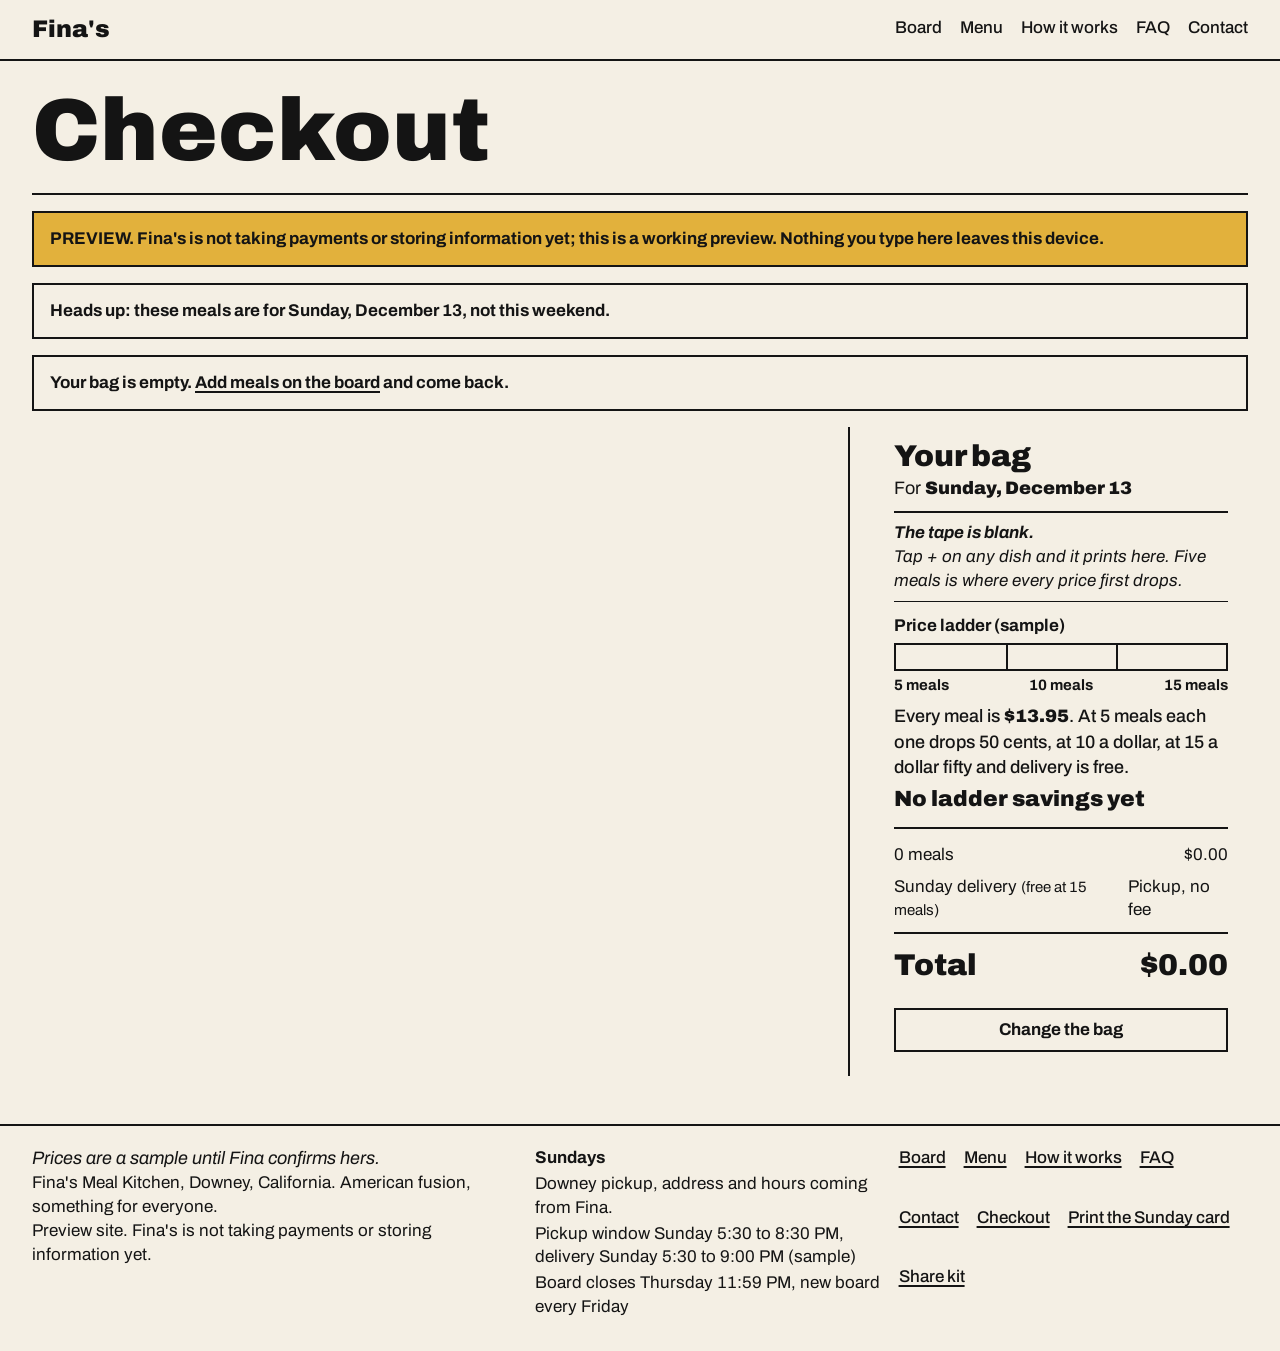
<file: checkout.html>
<!DOCTYPE html>
<html lang="en" class="no-js">
<head>
<!-- STYLE: Lance Wyman and Otl Aicher, The Market Board (pictogram board with a receipt tape and a price thermometer) | WHY: every dish visible at once and the price falling in view wins the first minute on a phone, which is where meal prep is ordered on Thursday night | ALT: Paula Scher and Emory Douglas, The Kitchen Pass (dark horizontal ticket rail), a better poster and a slower order form -->
<meta charset="utf-8">
<meta name="viewport" content="width=device-width, initial-scale=1">
<title>Checkout preview, Fina&#x27;s</title>
<meta name="description" content="Pickup or delivery, Sunday windows, calendar file and a preview order. Fina&#x27;s is not taking payments yet.">
<meta name="color-scheme" content="light dark">
<meta name="theme-color" content="#F4EFE4">
<link rel="icon" href="./favicon.svg" type="image/svg+xml">
<link rel="apple-touch-icon" href="./apple-touch-icon.png">
<meta property="og:type" content="website">
<meta property="og:site_name" content="Fina's Meal Kitchen">
<meta property="og:title" content="Checkout preview, Fina&#x27;s">
<meta property="og:description" content="Pickup or delivery, Sunday windows, calendar file and a preview order. Fina&#x27;s is not taking payments yet.">
<meta property="og:url" content="https://gordonusc.github.io/finas/checkout.html">
<meta property="og:image" content="https://gordonusc.github.io/finas/img/og.jpg">
<meta property="og:image:width" content="1200">
<meta property="og:image:height" content="630">
<meta property="og:image:alt" content="Fina's Sunday meal board: twelve dishes a week, order by Thursday, Sunday in Downey. Illustrative photo.">
<meta name="twitter:card" content="summary_large_image">
<link rel="preconnect" href="https://fonts.googleapis.com">
<link rel="preconnect" href="https://fonts.gstatic.com" crossorigin>
<link rel="stylesheet" href="https://fonts.googleapis.com/css2?family=Archivo:ital,wght@0,400;0,500;0,700;0,900;1,400;1,700&amp;display=swap">
<link rel="stylesheet" href="./styles.css">
</head>
<body data-page="checkout">
<svg class="sprite" aria-hidden="true" focusable="false">
  <symbol id="p-circle" viewBox="0 0 48 48"><circle cx="24" cy="24" r="18"/></symbol>
  <symbol id="p-square" viewBox="0 0 48 48"><rect x="7" y="7" width="34" height="34"/></symbol>
  <symbol id="p-triangle" viewBox="0 0 48 48"><path d="M24 6 44 42H4z"/></symbol>
  <symbol id="p-wave" viewBox="0 0 48 48"><path d="M2 18c6 0 6-8 12-8s6 8 12 8 6-8 12-8 6 8 10 8v8c-4 0-4-8-10-8s-6 8-12 8-6-8-12-8-6 8-12 8zm0 14c6 0 6-8 12-8s6 8 12 8 6-8 12-8 6 8 10 8v8c-4 0-4-8-10-8s-6 8-12 8-6-8-12-8-6 8-12 8z"/></symbol>
  <symbol id="p-ribbon" viewBox="0 0 48 48"><path d="M6 8h36v8H6zm0 12h36v8H6zm0 12h36v8H6z"/></symbol>
  <symbol id="p-egg" viewBox="0 0 48 48"><path d="M24 4c8 0 16 14 16 26a16 16 0 0 1-32 0C8 18 16 4 24 4z"/></symbol>
  <symbol id="i-plus" viewBox="0 0 24 24"><path d="M10 3h4v7h7v4h-7v7h-4v-7H3v-4h7z"/></symbol>
  <symbol id="i-minus" viewBox="0 0 24 24"><path d="M3 10h18v4H3z"/></symbol>
</svg>
<p id="live" class="visually-hidden" aria-live="polite" aria-atomic="true"></p>
<header class="masthead">
  <a class="mark" href="./index.html">Fina's</a>
  <nav aria-label="Pages">
    <a href="./index.html">Board</a>
    <a href="./menu.html">Menu</a>
    <a href="./how.html">How it works</a>
    <a href="./faq.html">FAQ</a>
    <a href="./contact.html">Contact</a>
  </nav>
</header>

<main class="page">
  <h1>Checkout</h1>
  <p class="notice preview" role="note"><strong>PREVIEW.</strong> Fina's is not taking payments or storing information yet; this is a working preview. Nothing you type here leaves this device.</p>
  <p class="notice" data-not-this-weekend hidden>Heads up: these meals are for <strong data-sunday>the coming board Sunday</strong>, not this weekend.</p>
  <p class="notice js-only" id="empty-bag" hidden>Your bag is empty. <a href="./index.html">Add meals on the board</a> and come back.</p>
  <noscript><p class="notice">The preview order form needs JavaScript. Hours and fees are below and on the How it works page.</p></noscript>

  <div class="co">
    <div class="co-main">
      <form id="co-form" class="js-only" novalidate>
        <section class="step">
          <h2><span class="n">1</span>Pickup or delivery</h2>
          <div class="choices">
            <label><input type="radio" name="mode" value="pickup"> Pickup in Downey, Sunday 5:30 to 8:30 PM</label>
            <label><input type="radio" name="mode" value="delivery"> Delivery, Sunday 5:30 to 9:00 PM</label>
          </div>
          <p class="caption">Sample Sunday windows until Fina confirms hers.</p>
        </section>

        <section class="step">
          <h2><span class="n">2</span>Your ZIP, before anything else</h2>
          <div class="zip-form">
            <label class="visually-hidden" for="co-zip">ZIP code</label>
            <input class="field" id="co-zip" name="zip" inputmode="numeric" pattern="[0-9]{5}" maxlength="5" placeholder="ZIP" autocomplete="postal-code">
            <button type="button" class="btn" id="co-zip-check">Check</button>
          </div>
          <p class="zip-answer" id="co-zip-answer" role="status"></p>
          <p class="zip-table">Sample fees: $4 around Downey, Bell Gardens and Long Beach (902 and 908), $7 across the rest of LA County, $9 in Orange County, free at 15 meals. Elsewhere, pickup only.</p>
        </section>

        <section class="step" id="pickup-block">
          <h2><span class="n">3</span>Pickup time</h2>
          <p>Downey pickup, address and hours coming from Fina. Tap a half hour; the bars are example demand, not real orders.</p>
          <div class="heat" role="radiogroup" aria-label="Pickup time">
          <label><span class="bar"><i class="b1"></i></span><input type="radio" name="slot" value="17:30" aria-describedby="heat-key"><span class="t">5:30 PM<br>not busy</span></label>
          <label><span class="bar"><i class="b2"></i></span><input type="radio" name="slot" value="18:00" aria-describedby="heat-key"><span class="t">6:00 PM<br>medium</span></label>
          <label><span class="bar"><i class="b3"></i></span><input type="radio" name="slot" value="18:30" aria-describedby="heat-key"><span class="t">6:30 PM<br>busiest</span></label>
          <label><span class="bar"><i class="b3"></i></span><input type="radio" name="slot" value="19:00" aria-describedby="heat-key"><span class="t">7:00 PM<br>busiest</span></label>
          <label><span class="bar"><i class="b2"></i></span><input type="radio" name="slot" value="19:30" aria-describedby="heat-key"><span class="t">7:30 PM<br>medium</span></label>
          <label><span class="bar"><i class="b1"></i></span><input type="radio" name="slot" value="20:00" aria-describedby="heat-key"><span class="t">8:00 PM<br>not busy</span></label>
          </div>
          <p class="heat-key" id="heat-key"><span><i style="height:6px"></i>not busy</span><span><i style="height:10px"></i>medium</span><span><i></i>busiest</span></p>
        </section>

        <section class="step" id="delivery-block" hidden>
          <h2><span class="n">3</span>Delivery address</h2>
          <p>Delivery arrives Sunday 5:30 to 9:00 PM (sample window). No time choice yet; the ZIP sets the fee above.</p>
          <div class="fields">
            <div class="wide"><label class="lbl" for="street">Street</label><input class="field" id="street" name="street" autocomplete="street-address"></div>
            <div><label class="lbl" for="unit">Unit</label><input class="field" id="unit" name="unit"></div>
            <div><label class="lbl" for="city">City</label><input class="field" id="city" name="city" autocomplete="address-level2"></div>
            <div class="wide"><label class="lbl" for="notes">Notes for the driver</label><input class="field" id="notes" name="notes"></div>
          </div>
        </section>

        <section class="step">
          <h2><span class="n">4</span>Who the bag is for</h2>
          <p>Optional in the preview. Nothing here is sent or stored off this device.</p>
          <div class="fields">
            <div><label class="lbl" for="first">First name</label><input class="field" id="first" name="first" autocomplete="given-name"></div>
            <div><label class="lbl" for="lastn">Last name</label><input class="field" id="lastn" name="last" autocomplete="family-name"></div>
            <div><label class="lbl" for="phone">Phone</label><input class="field" id="phone" name="phone" type="tel" autocomplete="tel"></div>
            <div><label class="lbl" for="email">Email</label><input class="field" id="email" name="email" type="email" autocomplete="email"></div>
          </div>
          <label class="check"><input type="checkbox" name="remind"><span>Text me a reminder before the Thursday close. Demonstration only: no message is sent.</span></label>
          <label class="check"><input type="checkbox" name="updates"><span>Email me updates about this order. Demonstration only: no message is sent.</span></label>
          <label class="check"><input type="checkbox" name="news"><span>Send me the new board on Fridays. Optional.</span></label>
        </section>

        <section class="step">
          <h2><span class="n">5</span>Calendar and confirm</h2>
          <p>Add Sunday to your calendar.</p>
          <p style="padding:10px 0"><a class="btn" data-ics href="#" download="finas-sunday.ics">Add Sunday to my calendar (.ics)</a></p>
          <button type="submit" class="btn btn-ink">Place preview order</button>
          <p class="tape-msg" id="co-msg" role="status"></p>
        </section>
      </form>

      <section id="confirm" class="confirm" hidden aria-live="polite">
        <figure class="confirm-img"><img src="./img/sunday-bag.jpg" width="1200" height="900" alt="A paper bag packed with meal containers, illustrative" loading="lazy" decoding="async" onerror="this.parentNode.hidden=true"><figcaption>Your Sunday, illustrative photo.</figcaption></figure>
        <h2>Preview order recorded on this device</h2>
        <p class="num" data-order-number></p>
        <dl>
          <div><dt>Sunday</dt><dd data-order-sunday></dd></div>
          <div><dt>How</dt><dd data-order-mode></dd></div>
          <div><dt>Total</dt><dd data-order-total></dd></div>
          <div><dt>Status</dt><dd data-order-status></dd></div>
        </dl>
        <p style="padding:16px 0 8px"><a class="btn" data-ics-confirm href="#" download="finas-sunday.ics">Add Sunday to my calendar (.ics)</a></p>
        <p style="padding:8px 0"><a class="btn" href="./finas-thursday-reminder.ics" download>Remind me every Thursday (.ics)</a></p>
        <p style="padding:8px 0"><button type="button" class="btn" data-act="cancel-order">Cancel before Thursday</button></p>
        <p><a href="./index.html">Back to the board</a></p>
      </section>

      <section class="prose no-js-only">
        <h2>Sundays</h2>
        <p>Downey pickup, address and hours coming from Fina. Pickup window Sunday 5:30 to 8:30 PM, delivery Sunday 5:30 to 9:00 PM (sample). Board closes Thursday 11:59 PM Pacific.</p>
      </section>
    </div>
    <div class="co-side">
<aside class="tape" aria-label="Your bag">
  <div class="tape-inner">
    <h2>Your bag</h2>
    <p class="sunday">For <strong data-sunday>the Sunday after the Thursday close</strong></p>
    <ul class="lines"><li class="empty"><strong>The tape is blank.</strong> Tap + on any dish and it prints here. Five meals is where every price first drops.</li></ul>
    <div class="ladder">
      <span class="k">Price ladder (sample)</span>
      <div class="therm" role="img" aria-label="Meals toward the 15 meal price break">
        <div class="fill"></div><i class="mark" data-at="5"></i><i class="mark" data-at="10"></i>
      </div>
      <div class="therm-labels"><span>5 meals</span><span>10 meals</span><span>15 meals</span></div>
      <p class="next">Every meal is <strong>$13.95</strong>. At 5 meals each one drops 50 cents, at 10 a dollar, at 15 a dollar fifty and delivery is free.</p>
      <p class="saved">No ladder savings yet</p>
    </div>
    <div class="totals">
      <div><span data-count>0 meals</span><span data-sub>$0.00</span></div>
      <div class="delivery"><span>Sunday delivery <small>(free at 15 meals)</small></span><span data-fee>By ZIP</span></div>
      <div class="total"><span>Total</span><span data-total>$0.00</span></div>
    </div>
      <div class="tape-actions js-only">
        <a class="btn" href="./index.html">Change the bag</a>
      </div>
  </div>
</aside></div>
  </div>
</main>
<footer class="foot">
  <div>
    <p class="sample-line">Prices are a sample until Fina confirms hers.</p>
    <p>Fina's Meal Kitchen, Downey, California. American fusion, something for everyone.</p>
    <p>Preview site. Fina's is not taking payments or storing information yet.</p>
  </div>
  <div class="hours">
    <strong>Sundays</strong>
    <span>Downey pickup, address and hours coming from Fina.</span>
    <span>Pickup window Sunday 5:30 to 8:30 PM, delivery Sunday 5:30 to 9:00 PM (sample)</span>
    <span>Board closes Thursday 11:59 PM, new board every Friday</span>
  </div>
  <nav aria-label="Footer">
    <a href="./index.html">Board</a>
    <a href="./menu.html">Menu</a>
    <a href="./how.html">How it works</a>
    <a href="./faq.html">FAQ</a>
    <a href="./contact.html">Contact</a>
    <a href="./checkout.html">Checkout</a>
    <a href="./card.html">Print the Sunday card</a>
    <a href="./share.html">Share kit</a>
  </nav>
</footer>
<script src="./app.js"></script>
</body>
</html>
</file>
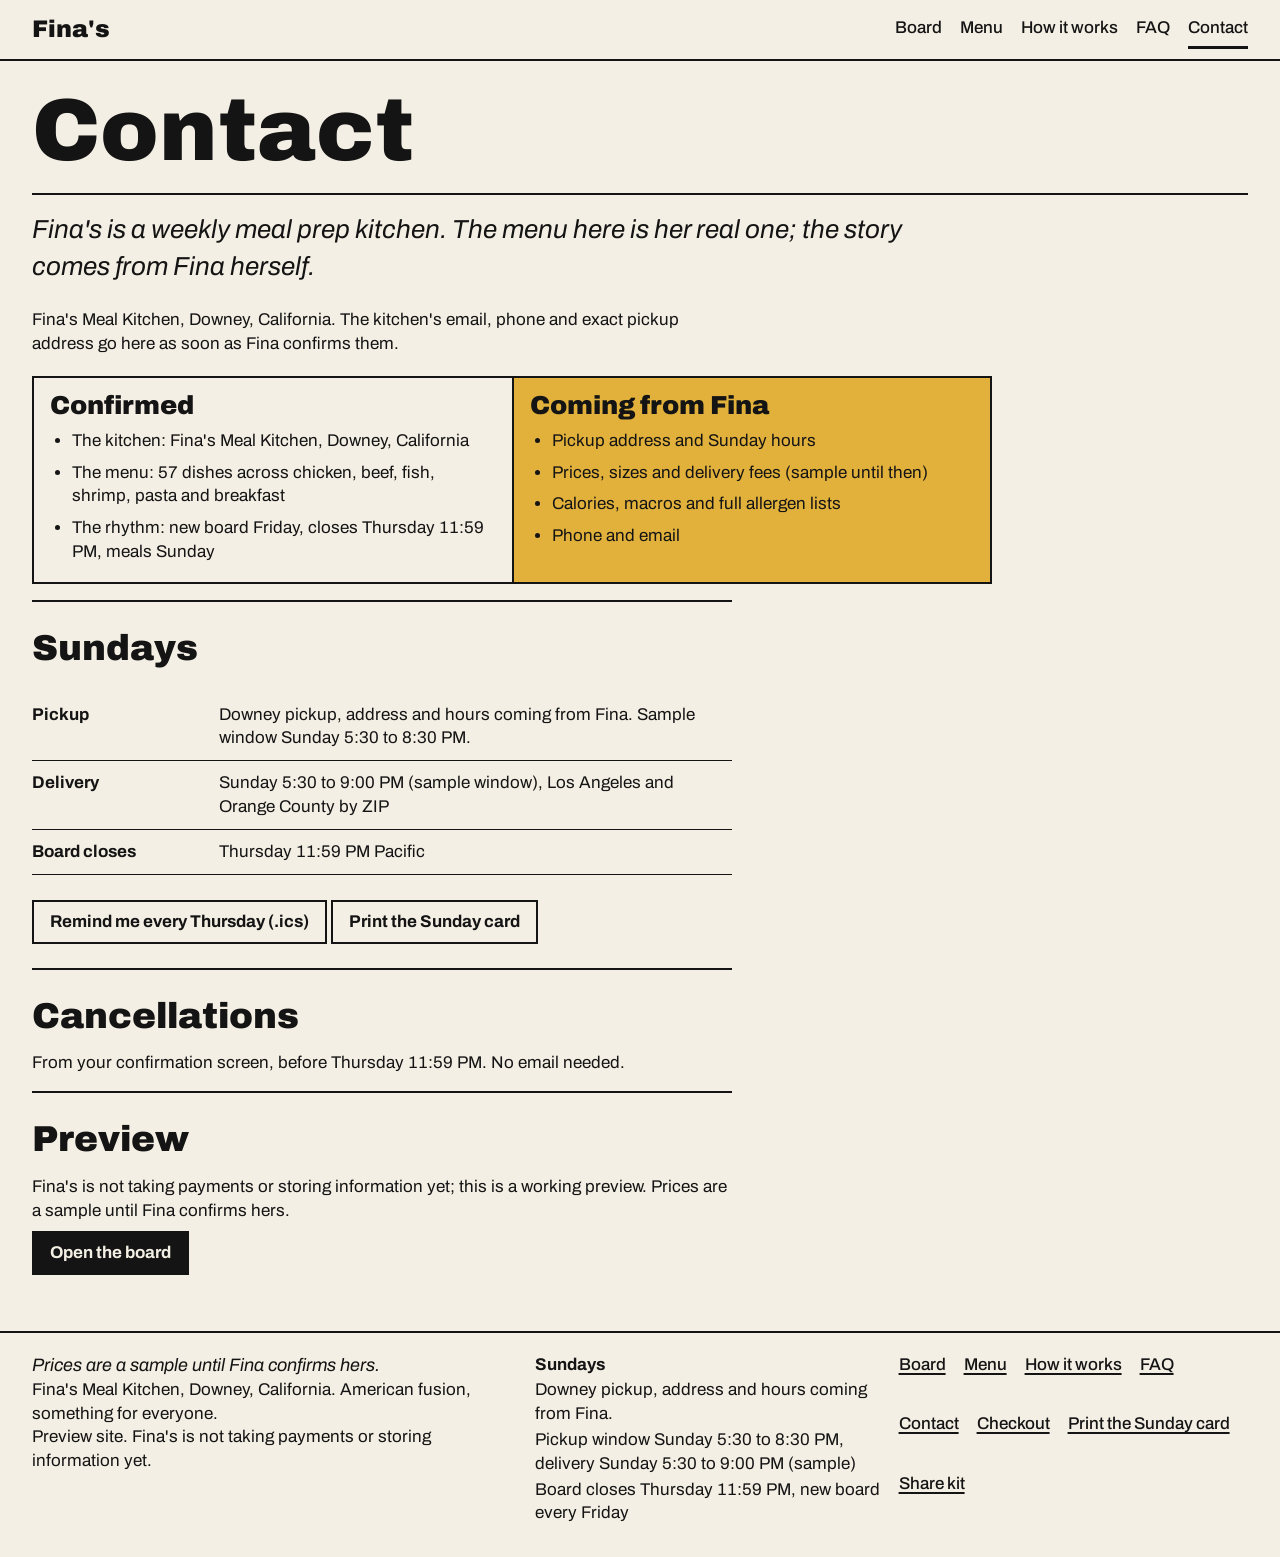
<file: contact.html>
<!DOCTYPE html>
<html lang="en" class="no-js">
<head>
<!-- STYLE: Lance Wyman and Otl Aicher, The Market Board (pictogram board with a receipt tape and a price thermometer) | WHY: every dish visible at once and the price falling in view wins the first minute on a phone, which is where meal prep is ordered on Thursday night | ALT: Paula Scher and Emory Douglas, The Kitchen Pass (dark horizontal ticket rail), a better poster and a slower order form -->
<meta charset="utf-8">
<meta name="viewport" content="width=device-width, initial-scale=1">
<title>Contact, Fina&#x27;s</title>
<meta name="description" content="Sundays in Downey, sample windows, and how to reach Fina&#x27;s once details are confirmed.">
<meta name="color-scheme" content="light dark">
<meta name="theme-color" content="#F4EFE4">
<link rel="icon" href="./favicon.svg" type="image/svg+xml">
<link rel="apple-touch-icon" href="./apple-touch-icon.png">
<meta property="og:type" content="website">
<meta property="og:site_name" content="Fina's Meal Kitchen">
<meta property="og:title" content="Contact, Fina&#x27;s">
<meta property="og:description" content="Sundays in Downey, sample windows, and how to reach Fina&#x27;s once details are confirmed.">
<meta property="og:url" content="https://gordonusc.github.io/finas/contact.html">
<meta property="og:image" content="https://gordonusc.github.io/finas/img/og.jpg">
<meta property="og:image:width" content="1200">
<meta property="og:image:height" content="630">
<meta property="og:image:alt" content="Fina's Sunday meal board: twelve dishes a week, order by Thursday, Sunday in Downey. Illustrative photo.">
<meta name="twitter:card" content="summary_large_image">
<link rel="preconnect" href="https://fonts.googleapis.com">
<link rel="preconnect" href="https://fonts.gstatic.com" crossorigin>
<link rel="stylesheet" href="https://fonts.googleapis.com/css2?family=Archivo:ital,wght@0,400;0,500;0,700;0,900;1,400;1,700&amp;display=swap">
<link rel="stylesheet" href="./styles.css">
</head>
<body data-page="contact">
<svg class="sprite" aria-hidden="true" focusable="false">
  <symbol id="p-circle" viewBox="0 0 48 48"><circle cx="24" cy="24" r="18"/></symbol>
  <symbol id="p-square" viewBox="0 0 48 48"><rect x="7" y="7" width="34" height="34"/></symbol>
  <symbol id="p-triangle" viewBox="0 0 48 48"><path d="M24 6 44 42H4z"/></symbol>
  <symbol id="p-wave" viewBox="0 0 48 48"><path d="M2 18c6 0 6-8 12-8s6 8 12 8 6-8 12-8 6 8 10 8v8c-4 0-4-8-10-8s-6 8-12 8-6-8-12-8-6 8-12 8zm0 14c6 0 6-8 12-8s6 8 12 8 6-8 12-8 6 8 10 8v8c-4 0-4-8-10-8s-6 8-12 8-6-8-12-8-6 8-12 8z"/></symbol>
  <symbol id="p-ribbon" viewBox="0 0 48 48"><path d="M6 8h36v8H6zm0 12h36v8H6zm0 12h36v8H6z"/></symbol>
  <symbol id="p-egg" viewBox="0 0 48 48"><path d="M24 4c8 0 16 14 16 26a16 16 0 0 1-32 0C8 18 16 4 24 4z"/></symbol>
  <symbol id="i-plus" viewBox="0 0 24 24"><path d="M10 3h4v7h7v4h-7v7h-4v-7H3v-4h7z"/></symbol>
  <symbol id="i-minus" viewBox="0 0 24 24"><path d="M3 10h18v4H3z"/></symbol>
</svg>
<p id="live" class="visually-hidden" aria-live="polite" aria-atomic="true"></p>
<header class="masthead">
  <a class="mark" href="./index.html">Fina's</a>
  <nav aria-label="Pages">
    <a href="./index.html">Board</a>
    <a href="./menu.html">Menu</a>
    <a href="./how.html">How it works</a>
    <a href="./faq.html">FAQ</a>
    <a href="./contact.html" aria-current="page">Contact</a>
  </nav>
</header>

<main class="page">
  <h1>Contact</h1>
  <p class="lede">Fina's is a weekly meal prep kitchen. The menu here is her real one; the story comes from Fina herself.</p>
  <div class="prose">
    <p>Fina's Meal Kitchen, Downey, California. The kitchen's email, phone and exact pickup address go here as soon as Fina confirms them.</p>
  </div>
  <section class="ledger" aria-label="What is confirmed and what is coming">
    <div class="have">
      <h2>Confirmed</h2>
      <ul>
        <li>The kitchen: Fina's Meal Kitchen, Downey, California</li>
        <li>The menu: 57 dishes across chicken, beef, fish, shrimp, pasta and breakfast</li>
        <li>The rhythm: new board Friday, closes Thursday 11:59 PM, meals Sunday</li>
      </ul>
    </div>
    <div class="coming">
      <h2>Coming from Fina</h2>
      <ul>
        <li>Pickup address and Sunday hours</li>
        <li>Prices, sizes and delivery fees (sample until then)</li>
        <li>Calories, macros and full allergen lists</li>
        <li>Phone and email</li>
      </ul>
    </div>
  </section>
  <div class="prose">
    <h2>Sundays</h2>
    <dl>
      <div><dt>Pickup</dt><dd>Downey pickup, address and hours coming from Fina. Sample window Sunday 5:30 to 8:30 PM.</dd></div>
      <div><dt>Delivery</dt><dd>Sunday 5:30 to 9:00 PM (sample window), Los Angeles and Orange County by ZIP</dd></div>
      <div><dt>Board closes</dt><dd>Thursday 11:59 PM Pacific</dd></div>
    </dl>
    <p style="padding:8px 0"><a class="btn" href="./finas-thursday-reminder.ics" download>Remind me every Thursday (.ics)</a> <a class="btn" href="./card.html">Print the Sunday card</a></p>
    <h2>Cancellations</h2>
    <p>From your confirmation screen, before Thursday 11:59 PM. No email needed.</p>
    <h2>Preview</h2>
    <p>Fina's is not taking payments or storing information yet; this is a working preview. Prices are a sample until Fina confirms hers.</p>
    <p><a class="btn btn-ink" href="./index.html">Open the board</a></p>
  </div>
</main>
<footer class="foot">
  <div>
    <p class="sample-line">Prices are a sample until Fina confirms hers.</p>
    <p>Fina's Meal Kitchen, Downey, California. American fusion, something for everyone.</p>
    <p>Preview site. Fina's is not taking payments or storing information yet.</p>
  </div>
  <div class="hours">
    <strong>Sundays</strong>
    <span>Downey pickup, address and hours coming from Fina.</span>
    <span>Pickup window Sunday 5:30 to 8:30 PM, delivery Sunday 5:30 to 9:00 PM (sample)</span>
    <span>Board closes Thursday 11:59 PM, new board every Friday</span>
  </div>
  <nav aria-label="Footer">
    <a href="./index.html">Board</a>
    <a href="./menu.html">Menu</a>
    <a href="./how.html">How it works</a>
    <a href="./faq.html">FAQ</a>
    <a href="./contact.html">Contact</a>
    <a href="./checkout.html">Checkout</a>
    <a href="./card.html">Print the Sunday card</a>
    <a href="./share.html">Share kit</a>
  </nav>
</footer>
<script src="./app.js"></script>
</body>
</html>
</file>
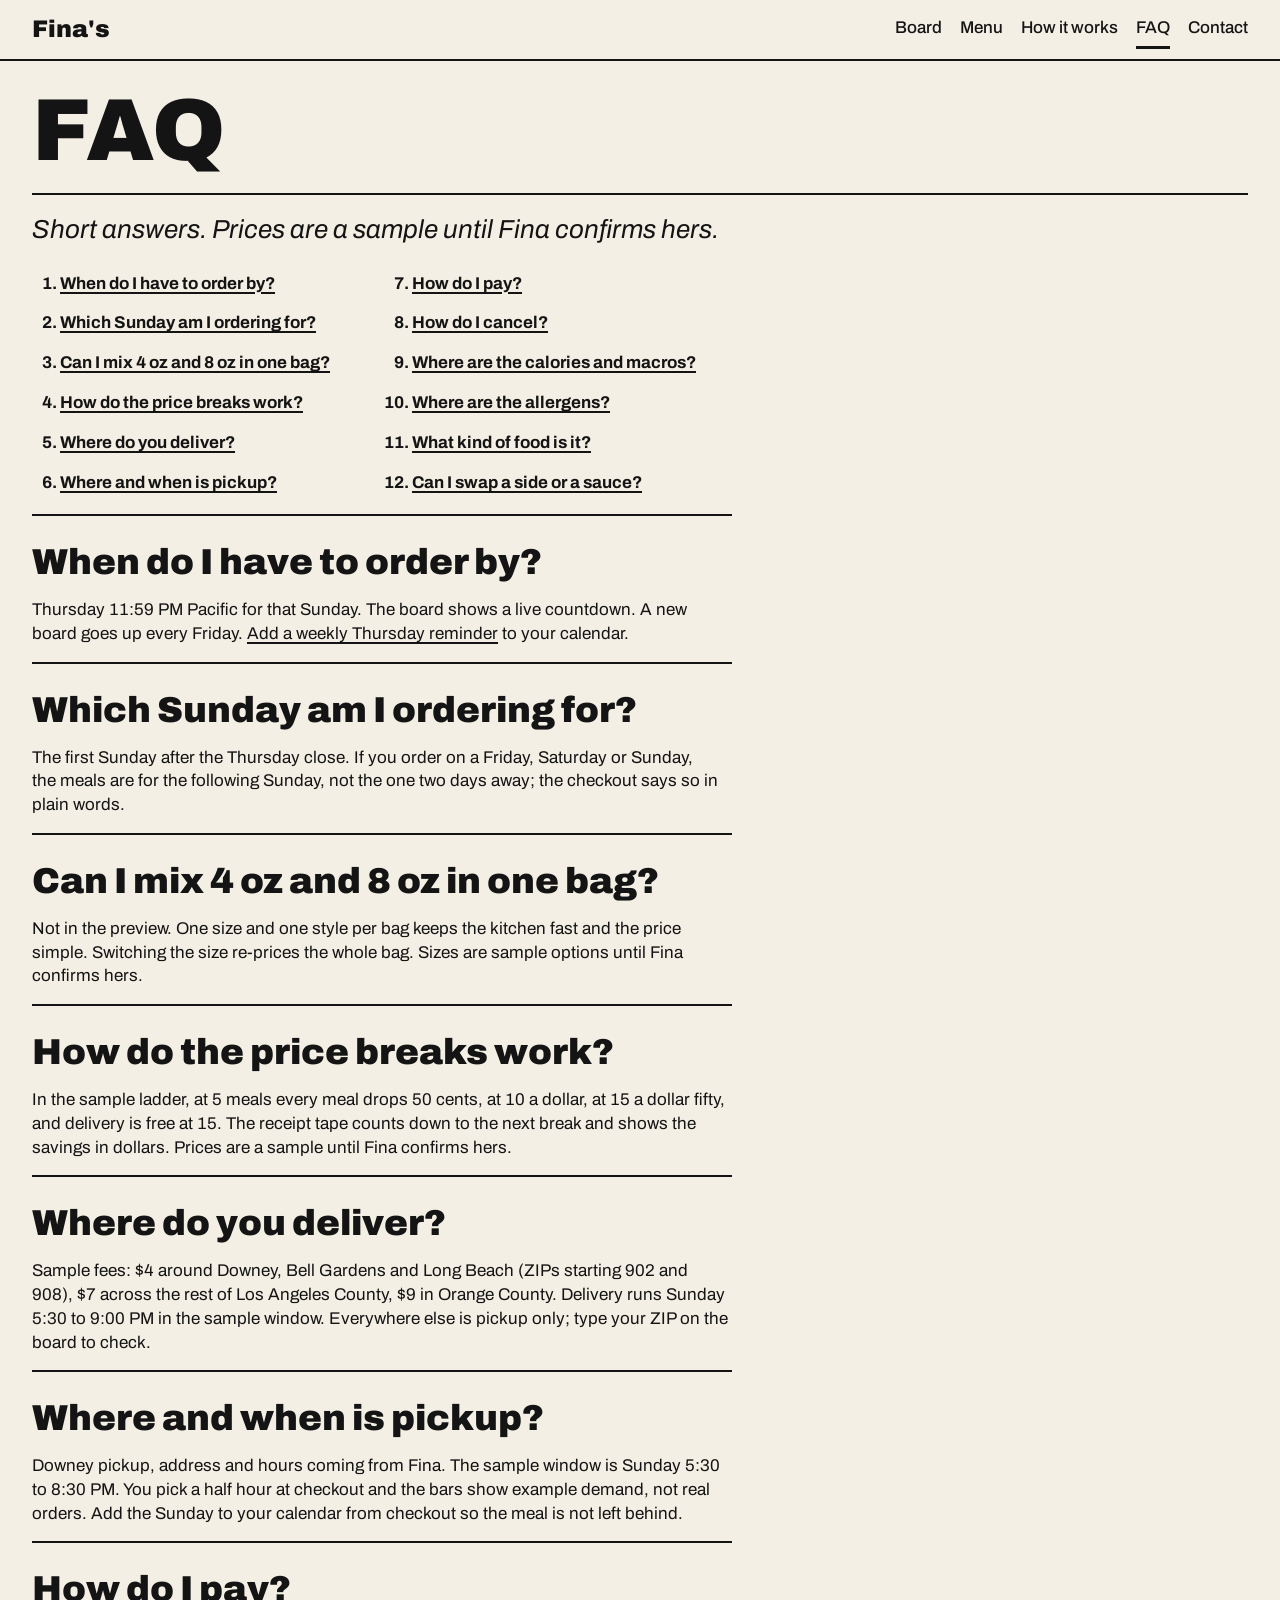
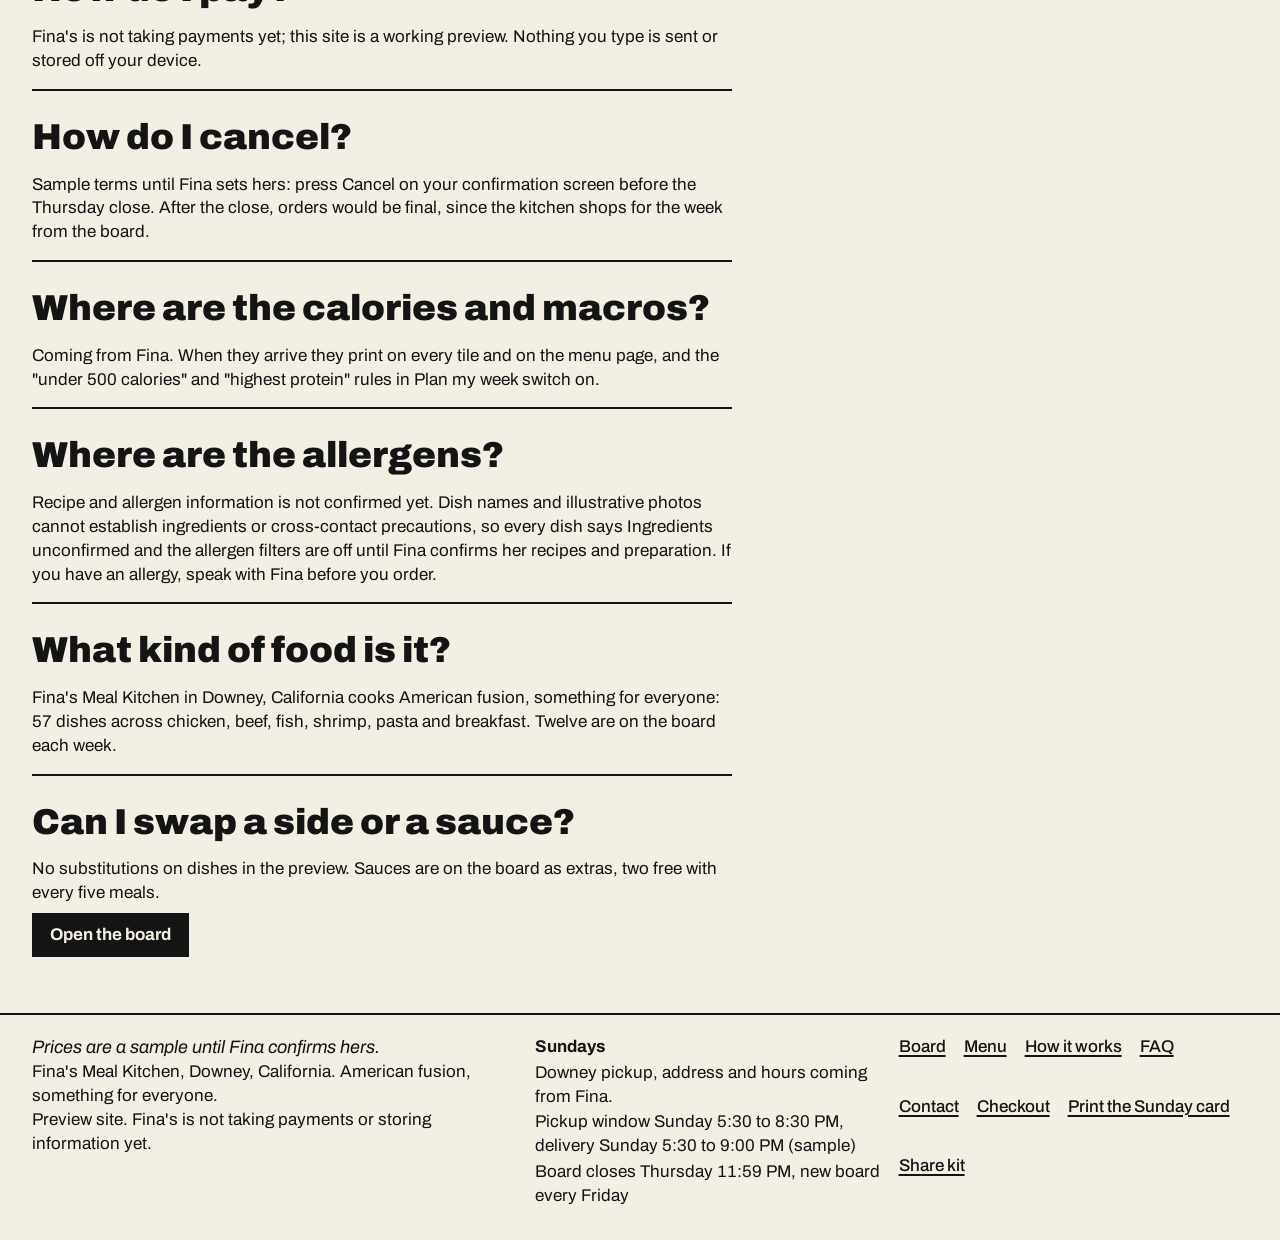
<file: faq.html>
<!DOCTYPE html>
<html lang="en" class="no-js">
<head>
<!-- STYLE: Lance Wyman and Otl Aicher, The Market Board (pictogram board with a receipt tape and a price thermometer) | WHY: every dish visible at once and the price falling in view wins the first minute on a phone, which is where meal prep is ordered on Thursday night | ALT: Paula Scher and Emory Douglas, The Kitchen Pass (dark horizontal ticket rail), a better poster and a slower order form -->
<meta charset="utf-8">
<meta name="viewport" content="width=device-width, initial-scale=1">
<title>FAQ, Fina&#x27;s</title>
<meta name="description" content="Ordering, which Sunday, price breaks, delivery area, pickup, payment, cancellation, macros, allergens.">
<meta name="color-scheme" content="light dark">
<meta name="theme-color" content="#F4EFE4">
<link rel="icon" href="./favicon.svg" type="image/svg+xml">
<link rel="apple-touch-icon" href="./apple-touch-icon.png">
<meta property="og:type" content="website">
<meta property="og:site_name" content="Fina's Meal Kitchen">
<meta property="og:title" content="FAQ, Fina&#x27;s">
<meta property="og:description" content="Ordering, which Sunday, price breaks, delivery area, pickup, payment, cancellation, macros, allergens.">
<meta property="og:url" content="https://gordonusc.github.io/finas/faq.html">
<meta property="og:image" content="https://gordonusc.github.io/finas/img/og.jpg">
<meta property="og:image:width" content="1200">
<meta property="og:image:height" content="630">
<meta property="og:image:alt" content="Fina's Sunday meal board: twelve dishes a week, order by Thursday, Sunday in Downey. Illustrative photo.">
<meta name="twitter:card" content="summary_large_image">
<link rel="preconnect" href="https://fonts.googleapis.com">
<link rel="preconnect" href="https://fonts.gstatic.com" crossorigin>
<link rel="stylesheet" href="https://fonts.googleapis.com/css2?family=Archivo:ital,wght@0,400;0,500;0,700;0,900;1,400;1,700&amp;display=swap">
<link rel="stylesheet" href="./styles.css">
</head>
<body data-page="faq">
<svg class="sprite" aria-hidden="true" focusable="false">
  <symbol id="p-circle" viewBox="0 0 48 48"><circle cx="24" cy="24" r="18"/></symbol>
  <symbol id="p-square" viewBox="0 0 48 48"><rect x="7" y="7" width="34" height="34"/></symbol>
  <symbol id="p-triangle" viewBox="0 0 48 48"><path d="M24 6 44 42H4z"/></symbol>
  <symbol id="p-wave" viewBox="0 0 48 48"><path d="M2 18c6 0 6-8 12-8s6 8 12 8 6-8 12-8 6 8 10 8v8c-4 0-4-8-10-8s-6 8-12 8-6-8-12-8-6 8-12 8zm0 14c6 0 6-8 12-8s6 8 12 8 6-8 12-8 6 8 10 8v8c-4 0-4-8-10-8s-6 8-12 8-6-8-12-8-6 8-12 8z"/></symbol>
  <symbol id="p-ribbon" viewBox="0 0 48 48"><path d="M6 8h36v8H6zm0 12h36v8H6zm0 12h36v8H6z"/></symbol>
  <symbol id="p-egg" viewBox="0 0 48 48"><path d="M24 4c8 0 16 14 16 26a16 16 0 0 1-32 0C8 18 16 4 24 4z"/></symbol>
  <symbol id="i-plus" viewBox="0 0 24 24"><path d="M10 3h4v7h7v4h-7v7h-4v-7H3v-4h7z"/></symbol>
  <symbol id="i-minus" viewBox="0 0 24 24"><path d="M3 10h18v4H3z"/></symbol>
</svg>
<p id="live" class="visually-hidden" aria-live="polite" aria-atomic="true"></p>
<header class="masthead">
  <a class="mark" href="./index.html">Fina's</a>
  <nav aria-label="Pages">
    <a href="./index.html">Board</a>
    <a href="./menu.html">Menu</a>
    <a href="./how.html">How it works</a>
    <a href="./faq.html" aria-current="page">FAQ</a>
    <a href="./contact.html">Contact</a>
  </nav>
</header>

<main class="page">
  <h1>FAQ</h1>
  <p class="lede">Short answers. Prices are a sample until Fina confirms hers.</p>
  <nav class="q-index" aria-label="Questions"><ol><li><a href="#q1">When do I have to order by?</a></li><li><a href="#q2">Which Sunday am I ordering for?</a></li><li><a href="#q3">Can I mix 4 oz and 8 oz in one bag?</a></li><li><a href="#q4">How do the price breaks work?</a></li><li><a href="#q5">Where do you deliver?</a></li><li><a href="#q6">Where and when is pickup?</a></li><li><a href="#q7">How do I pay?</a></li><li><a href="#q8">How do I cancel?</a></li><li><a href="#q9">Where are the calories and macros?</a></li><li><a href="#q10">Where are the allergens?</a></li><li><a href="#q11">What kind of food is it?</a></li><li><a href="#q12">Can I swap a side or a sauce?</a></li></ol></nav>
  <div class="prose"><h2 id="q1">When do I have to order by?</h2><p>Thursday 11:59 PM Pacific for that Sunday. The board shows a live countdown. A new board goes up every Friday. <a href="./finas-thursday-reminder.ics" download>Add a weekly Thursday reminder</a> to your calendar.</p><h2 id="q2">Which Sunday am I ordering for?</h2><p>The first Sunday after the Thursday close. If you order on a Friday, Saturday or Sunday, the meals are for the following Sunday, not the one two days away; the checkout says so in plain words.</p><h2 id="q3">Can I mix 4 oz and 8 oz in one bag?</h2><p>Not in the preview. One size and one style per bag keeps the kitchen fast and the price simple. Switching the size re-prices the whole bag. Sizes are sample options until Fina confirms hers.</p><h2 id="q4">How do the price breaks work?</h2><p>In the sample ladder, at 5 meals every meal drops 50 cents, at 10 a dollar, at 15 a dollar fifty, and delivery is free at 15. The receipt tape counts down to the next break and shows the savings in dollars. Prices are a sample until Fina confirms hers.</p><h2 id="q5">Where do you deliver?</h2><p>Sample fees: $4 around Downey, Bell Gardens and Long Beach (ZIPs starting 902 and 908), $7 across the rest of Los Angeles County, $9 in Orange County. Delivery runs Sunday 5:30 to 9:00 PM in the sample window. Everywhere else is pickup only; type your ZIP on the board to check.</p><h2 id="q6">Where and when is pickup?</h2><p>Downey pickup, address and hours coming from Fina. The sample window is Sunday 5:30 to 8:30 PM. You pick a half hour at checkout and the bars show example demand, not real orders. Add the Sunday to your calendar from checkout so the meal is not left behind.</p><h2 id="q7">How do I pay?</h2><p>Fina's is not taking payments yet; this site is a working preview. Nothing you type is sent or stored off your device.</p><h2 id="q8">How do I cancel?</h2><p>Sample terms until Fina sets hers: press Cancel on your confirmation screen before the Thursday close. After the close, orders would be final, since the kitchen shops for the week from the board.</p><h2 id="q9">Where are the calories and macros?</h2><p>Coming from Fina. When they arrive they print on every tile and on the menu page, and the "under 500 calories" and "highest protein" rules in Plan my week switch on.</p><h2 id="q10">Where are the allergens?</h2><p>Recipe and allergen information is not confirmed yet. Dish names and illustrative photos cannot establish ingredients or cross-contact precautions, so every dish says Ingredients unconfirmed and the allergen filters are off until Fina confirms her recipes and preparation. If you have an allergy, speak with Fina before you order.</p><h2 id="q11">What kind of food is it?</h2><p>Fina's Meal Kitchen in Downey, California cooks American fusion, something for everyone: 57 dishes across chicken, beef, fish, shrimp, pasta and breakfast. Twelve are on the board each week.</p><h2 id="q12">Can I swap a side or a sauce?</h2><p>No substitutions on dishes in the preview. Sauces are on the board as extras, two free with every five meals.</p>
    <p><a class="btn btn-ink" href="./index.html">Open the board</a></p>
  </div>
</main>
<footer class="foot">
  <div>
    <p class="sample-line">Prices are a sample until Fina confirms hers.</p>
    <p>Fina's Meal Kitchen, Downey, California. American fusion, something for everyone.</p>
    <p>Preview site. Fina's is not taking payments or storing information yet.</p>
  </div>
  <div class="hours">
    <strong>Sundays</strong>
    <span>Downey pickup, address and hours coming from Fina.</span>
    <span>Pickup window Sunday 5:30 to 8:30 PM, delivery Sunday 5:30 to 9:00 PM (sample)</span>
    <span>Board closes Thursday 11:59 PM, new board every Friday</span>
  </div>
  <nav aria-label="Footer">
    <a href="./index.html">Board</a>
    <a href="./menu.html">Menu</a>
    <a href="./how.html">How it works</a>
    <a href="./faq.html">FAQ</a>
    <a href="./contact.html">Contact</a>
    <a href="./checkout.html">Checkout</a>
    <a href="./card.html">Print the Sunday card</a>
    <a href="./share.html">Share kit</a>
  </nav>
</footer>
<script src="./app.js"></script>
</body>
</html>
</file>
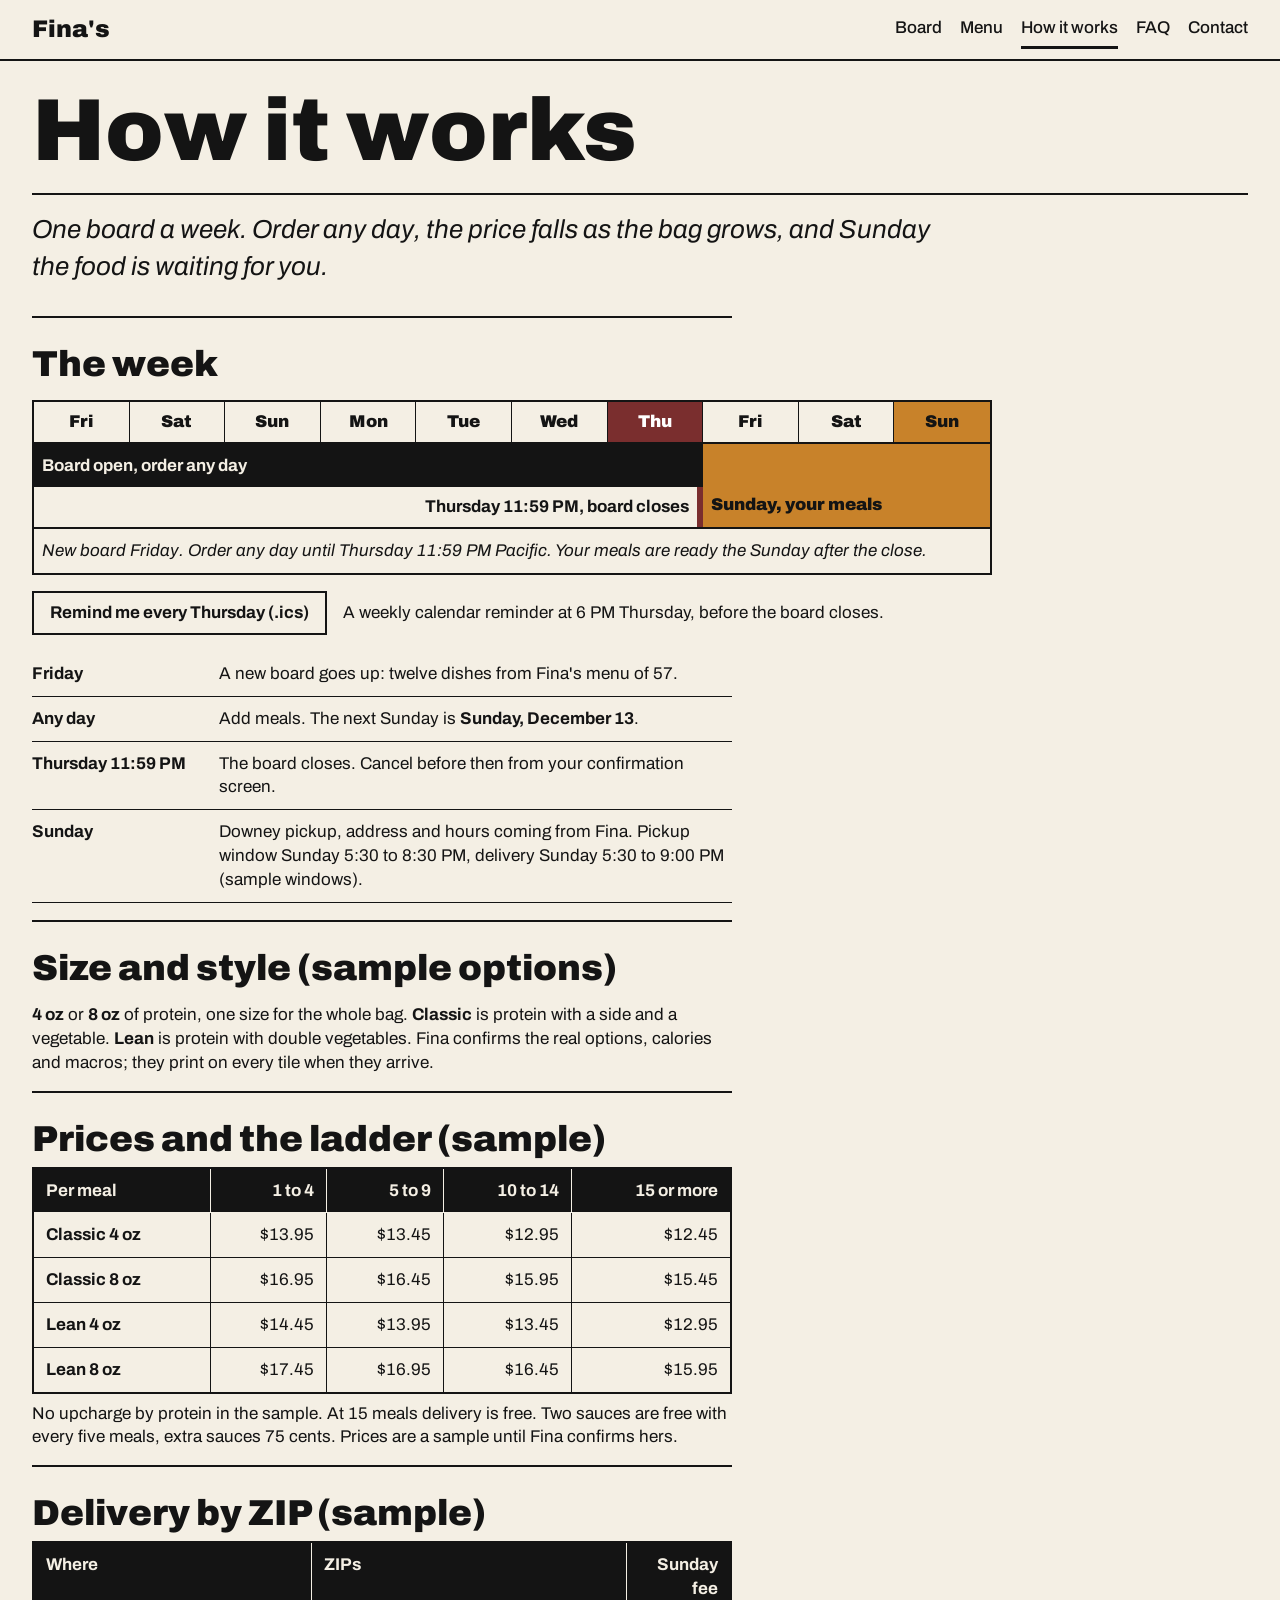
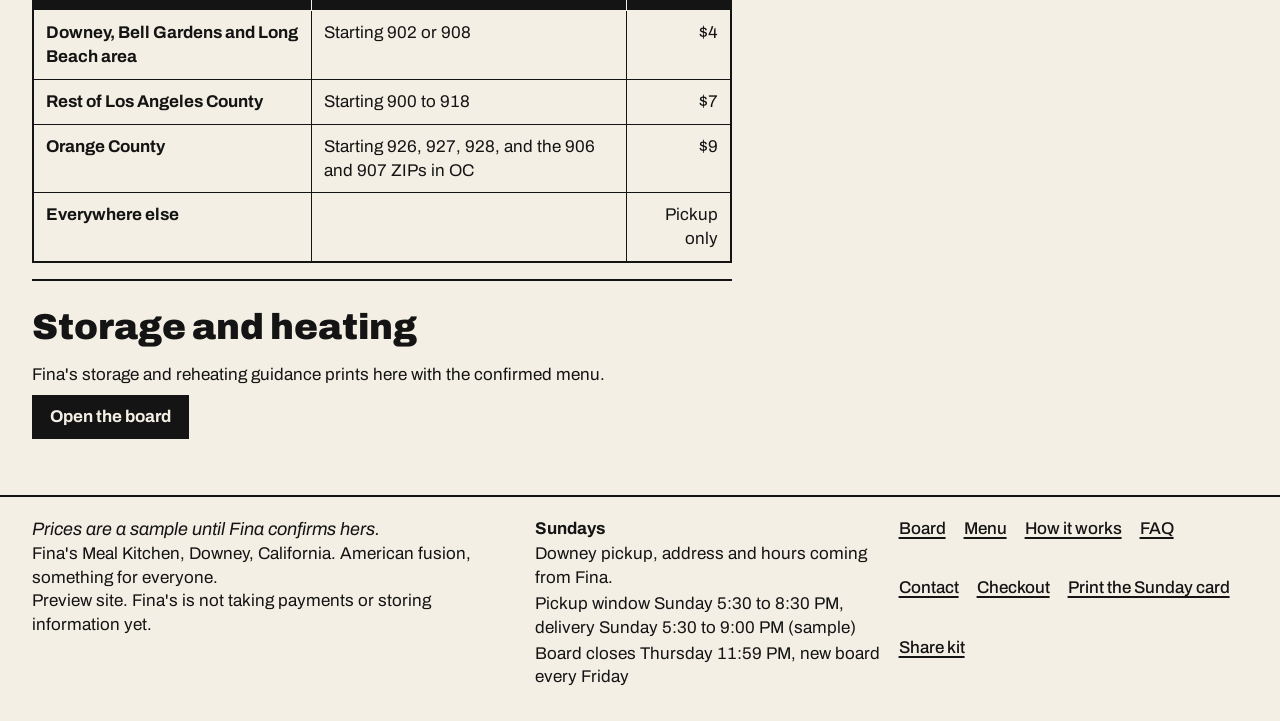
<file: how.html>
<!DOCTYPE html>
<html lang="en" class="no-js">
<head>
<!-- STYLE: Lance Wyman and Otl Aicher, The Market Board (pictogram board with a receipt tape and a price thermometer) | WHY: every dish visible at once and the price falling in view wins the first minute on a phone, which is where meal prep is ordered on Thursday night | ALT: Paula Scher and Emory Douglas, The Kitchen Pass (dark horizontal ticket rail), a better poster and a slower order form -->
<meta charset="utf-8">
<meta name="viewport" content="width=device-width, initial-scale=1">
<title>How it works, Fina&#x27;s</title>
<meta name="description" content="Friday board, order any day, Thursday 11:59 PM close, Sunday pickup in Downey or delivery across LA and OC. Sizes, the sample price ladder and delivery fees.">
<meta name="color-scheme" content="light dark">
<meta name="theme-color" content="#F4EFE4">
<link rel="icon" href="./favicon.svg" type="image/svg+xml">
<link rel="apple-touch-icon" href="./apple-touch-icon.png">
<meta property="og:type" content="website">
<meta property="og:site_name" content="Fina's Meal Kitchen">
<meta property="og:title" content="How it works, Fina&#x27;s">
<meta property="og:description" content="Friday board, order any day, Thursday 11:59 PM close, Sunday pickup in Downey or delivery across LA and OC. Sizes, the sample price ladder and delivery fees.">
<meta property="og:url" content="https://gordonusc.github.io/finas/how.html">
<meta property="og:image" content="https://gordonusc.github.io/finas/img/og.jpg">
<meta property="og:image:width" content="1200">
<meta property="og:image:height" content="630">
<meta property="og:image:alt" content="Fina's Sunday meal board: twelve dishes a week, order by Thursday, Sunday in Downey. Illustrative photo.">
<meta name="twitter:card" content="summary_large_image">
<link rel="preconnect" href="https://fonts.googleapis.com">
<link rel="preconnect" href="https://fonts.gstatic.com" crossorigin>
<link rel="stylesheet" href="https://fonts.googleapis.com/css2?family=Archivo:ital,wght@0,400;0,500;0,700;0,900;1,400;1,700&amp;display=swap">
<link rel="stylesheet" href="./styles.css">
</head>
<body data-page="how">
<svg class="sprite" aria-hidden="true" focusable="false">
  <symbol id="p-circle" viewBox="0 0 48 48"><circle cx="24" cy="24" r="18"/></symbol>
  <symbol id="p-square" viewBox="0 0 48 48"><rect x="7" y="7" width="34" height="34"/></symbol>
  <symbol id="p-triangle" viewBox="0 0 48 48"><path d="M24 6 44 42H4z"/></symbol>
  <symbol id="p-wave" viewBox="0 0 48 48"><path d="M2 18c6 0 6-8 12-8s6 8 12 8 6-8 12-8 6 8 10 8v8c-4 0-4-8-10-8s-6 8-12 8-6-8-12-8-6 8-12 8zm0 14c6 0 6-8 12-8s6 8 12 8 6-8 12-8 6 8 10 8v8c-4 0-4-8-10-8s-6 8-12 8-6-8-12-8-6 8-12 8z"/></symbol>
  <symbol id="p-ribbon" viewBox="0 0 48 48"><path d="M6 8h36v8H6zm0 12h36v8H6zm0 12h36v8H6z"/></symbol>
  <symbol id="p-egg" viewBox="0 0 48 48"><path d="M24 4c8 0 16 14 16 26a16 16 0 0 1-32 0C8 18 16 4 24 4z"/></symbol>
  <symbol id="i-plus" viewBox="0 0 24 24"><path d="M10 3h4v7h7v4h-7v7h-4v-7H3v-4h7z"/></symbol>
  <symbol id="i-minus" viewBox="0 0 24 24"><path d="M3 10h18v4H3z"/></symbol>
</svg>
<p id="live" class="visually-hidden" aria-live="polite" aria-atomic="true"></p>
<header class="masthead">
  <a class="mark" href="./index.html">Fina's</a>
  <nav aria-label="Pages">
    <a href="./index.html">Board</a>
    <a href="./menu.html">Menu</a>
    <a href="./how.html" aria-current="page">How it works</a>
    <a href="./faq.html">FAQ</a>
    <a href="./contact.html">Contact</a>
  </nav>
</header>

<main class="page">
  <h1>How it works</h1>
  <p class="lede">One board a week. Order any day, the price falls as the bag grows, and Sunday the food is waiting for you.</p>
  <div class="prose">
    <h2>The week</h2>
  </div>
  <figure class="week" aria-label="The week drawn as a timeline">
    <ol class="week-days" aria-hidden="true">
      <li>Fri</li><li>Sat</li><li>Sun</li><li>Mon</li><li>Tue</li><li>Wed</li><li class="thu">Thu</li><li>Fri</li><li>Sat</li><li class="sun">Sun</li>
    </ol>
    <div class="week-open"><span>Board open, order any day</span></div>
    <div class="week-close"><span>Thursday 11:59 PM, board closes</span></div>
    <div class="week-sun"><span>Sunday, your meals</span></div>
    <figcaption>New board Friday. Order any day until Thursday 11:59 PM Pacific. Your meals are ready the Sunday after the close.</figcaption>
  </figure>
  <p class="week-remind"><a class="btn" href="./finas-thursday-reminder.ics" download>Remind me every Thursday (.ics)</a> <span>A weekly calendar reminder at 6 PM Thursday, before the board closes.</span></p>
  <div class="prose">
    <dl>
      <div><dt>Friday</dt><dd>A new board goes up: twelve dishes from Fina's menu of 57.</dd></div>
      <div><dt>Any day</dt><dd>Add meals. The next Sunday is <strong data-sunday>the Sunday after the Thursday close</strong>.</dd></div>
      <div><dt>Thursday 11:59 PM</dt><dd>The board closes. Cancel before then from your confirmation screen.</dd></div>
      <div><dt>Sunday</dt><dd>Downey pickup, address and hours coming from Fina. Pickup window Sunday 5:30 to 8:30 PM, delivery Sunday 5:30 to 9:00 PM (sample windows).</dd></div>
    </dl>
    <h2>Size and style (sample options)</h2>
    <p><strong>4 oz</strong> or <strong>8 oz</strong> of protein, one size for the whole bag. <strong>Classic</strong> is protein with a side and a vegetable. <strong>Lean</strong> is protein with double vegetables. Fina confirms the real options, calories and macros; they print on every tile when they arrive.</p>
    <h2>Prices and the ladder (sample)</h2>
    <div class="scroll-x">
    <table class="grid">
      <thead><tr><th>Per meal</th><th class="num">1 to 4</th><th class="num">5 to 9</th><th class="num">10 to 14</th><th class="num">15 or more</th></tr></thead>
      <tbody>
        <tr><th>Classic 4 oz</th><td class="num">$13.95</td><td class="num">$13.45</td><td class="num">$12.95</td><td class="num">$12.45</td></tr>
        <tr><th>Classic 8 oz</th><td class="num">$16.95</td><td class="num">$16.45</td><td class="num">$15.95</td><td class="num">$15.45</td></tr>
        <tr><th>Lean 4 oz</th><td class="num">$14.45</td><td class="num">$13.95</td><td class="num">$13.45</td><td class="num">$12.95</td></tr>
        <tr><th>Lean 8 oz</th><td class="num">$17.45</td><td class="num">$16.95</td><td class="num">$16.45</td><td class="num">$15.95</td></tr>
      </tbody>
    </table>
    </div>
    <p>No upcharge by protein in the sample. At 15 meals delivery is free. Two sauces are free with every five meals, extra sauces 75 cents. Prices are a sample until Fina confirms hers.</p>
    <h2>Delivery by ZIP (sample)</h2>
    <div class="scroll-x">
    <table class="grid">
      <thead><tr><th>Where</th><th>ZIPs</th><th class="num">Sunday fee</th></tr></thead>
      <tbody>
        <tr><th>Downey, Bell Gardens and Long Beach area</th><td>Starting 902 or 908</td><td class="num">$4</td></tr>
        <tr><th>Rest of Los Angeles County</th><td>Starting 900 to 918</td><td class="num">$7</td></tr>
        <tr><th>Orange County</th><td>Starting 926, 927, 928, and the 906 and 907 ZIPs in OC</td><td class="num">$9</td></tr>
        <tr><th>Everywhere else</th><td></td><td class="num">Pickup only</td></tr>
      </tbody>
    </table>
    </div>
    <h2>Storage and heating</h2>
    <p>Fina's storage and reheating guidance prints here with the confirmed menu.</p>
    <p><a class="btn btn-ink" href="./index.html">Open the board</a></p>
  </div>
</main>
<footer class="foot">
  <div>
    <p class="sample-line">Prices are a sample until Fina confirms hers.</p>
    <p>Fina's Meal Kitchen, Downey, California. American fusion, something for everyone.</p>
    <p>Preview site. Fina's is not taking payments or storing information yet.</p>
  </div>
  <div class="hours">
    <strong>Sundays</strong>
    <span>Downey pickup, address and hours coming from Fina.</span>
    <span>Pickup window Sunday 5:30 to 8:30 PM, delivery Sunday 5:30 to 9:00 PM (sample)</span>
    <span>Board closes Thursday 11:59 PM, new board every Friday</span>
  </div>
  <nav aria-label="Footer">
    <a href="./index.html">Board</a>
    <a href="./menu.html">Menu</a>
    <a href="./how.html">How it works</a>
    <a href="./faq.html">FAQ</a>
    <a href="./contact.html">Contact</a>
    <a href="./checkout.html">Checkout</a>
    <a href="./card.html">Print the Sunday card</a>
    <a href="./share.html">Share kit</a>
  </nav>
</footer>
<script src="./app.js"></script>
</body>
</html>
</file>
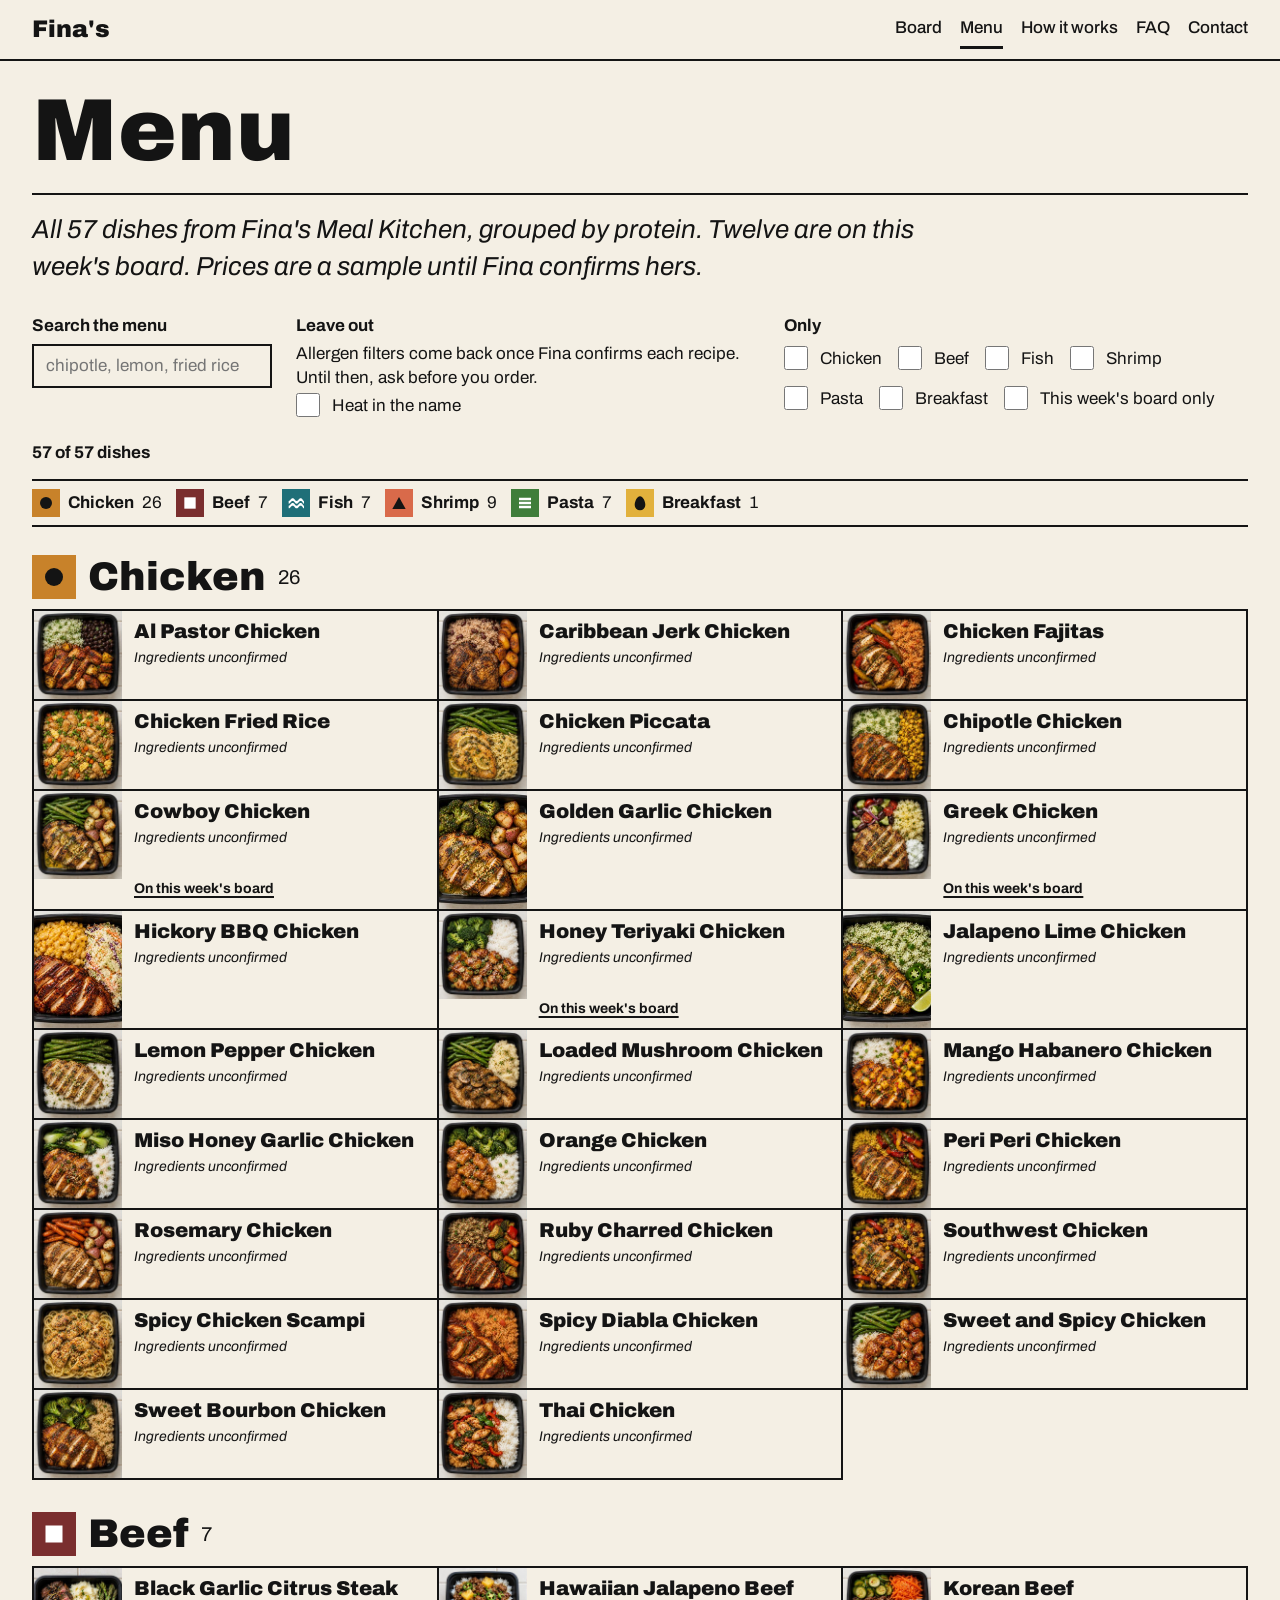
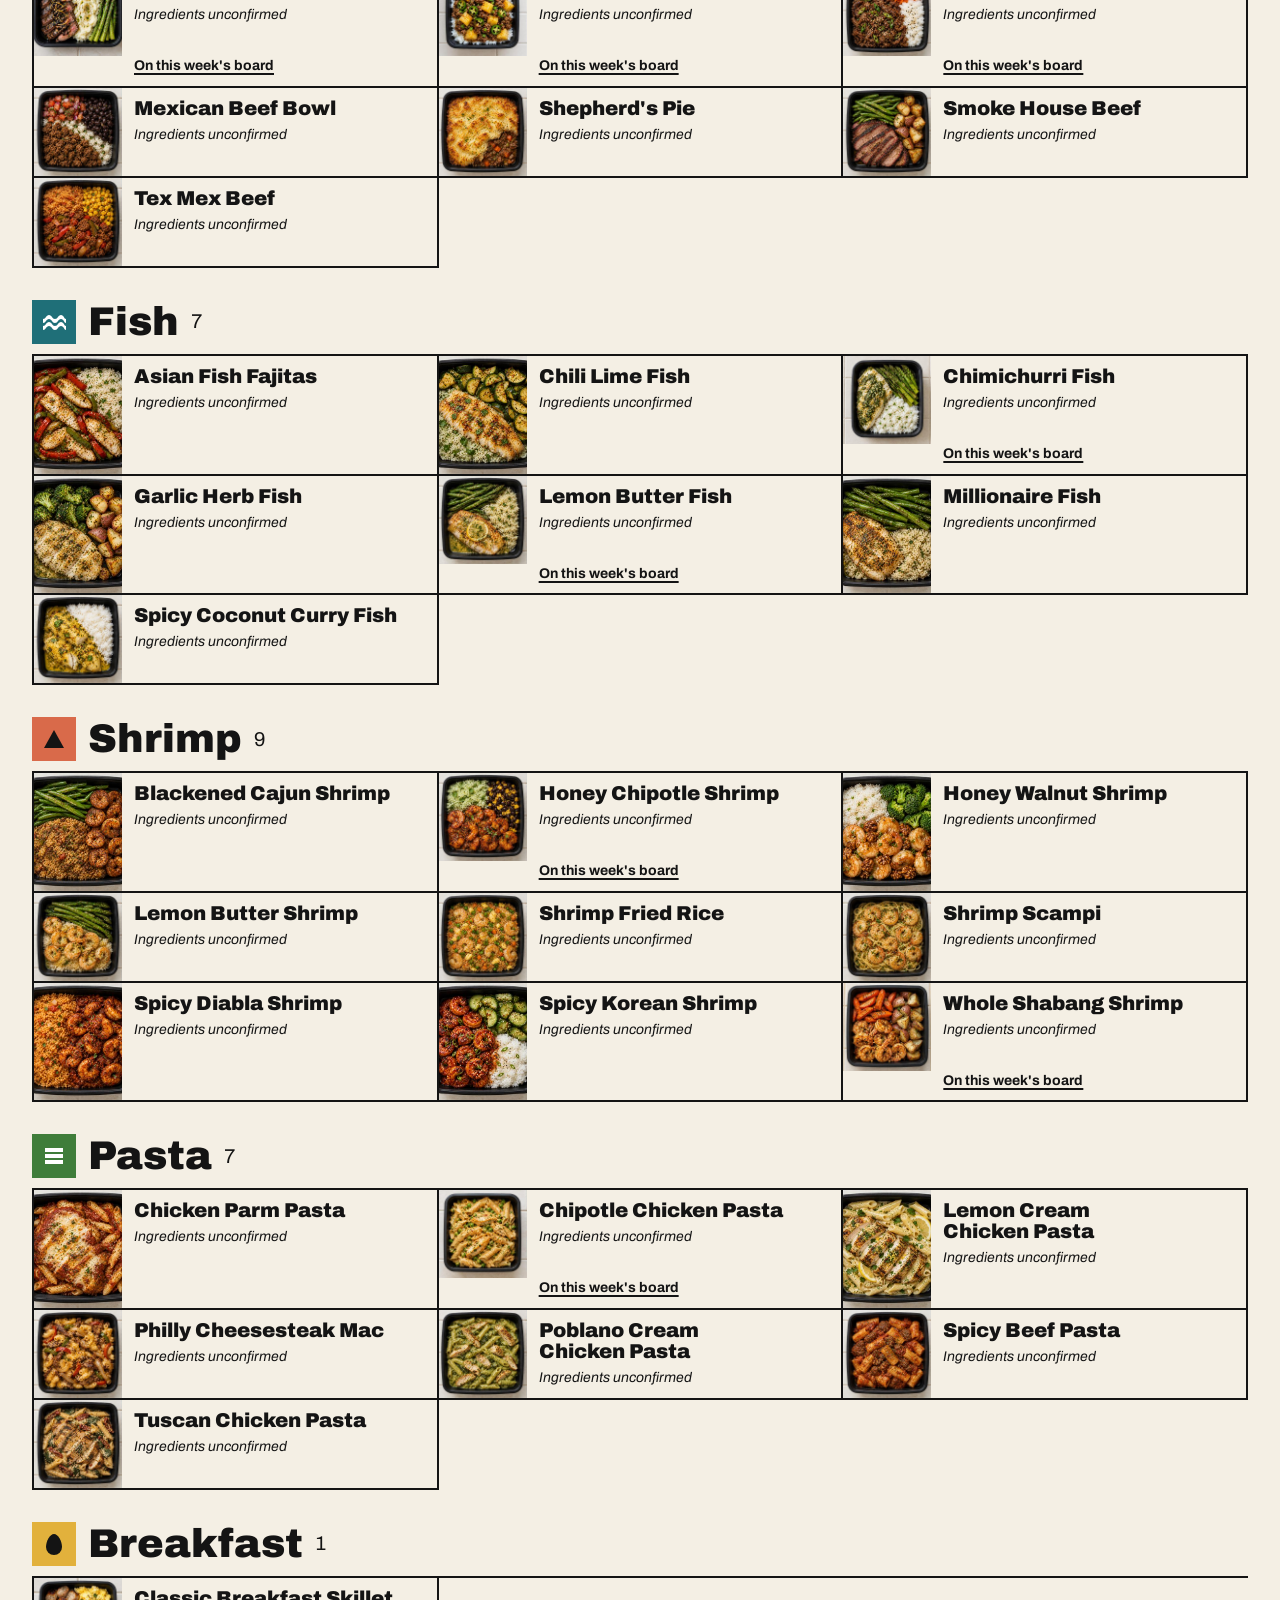
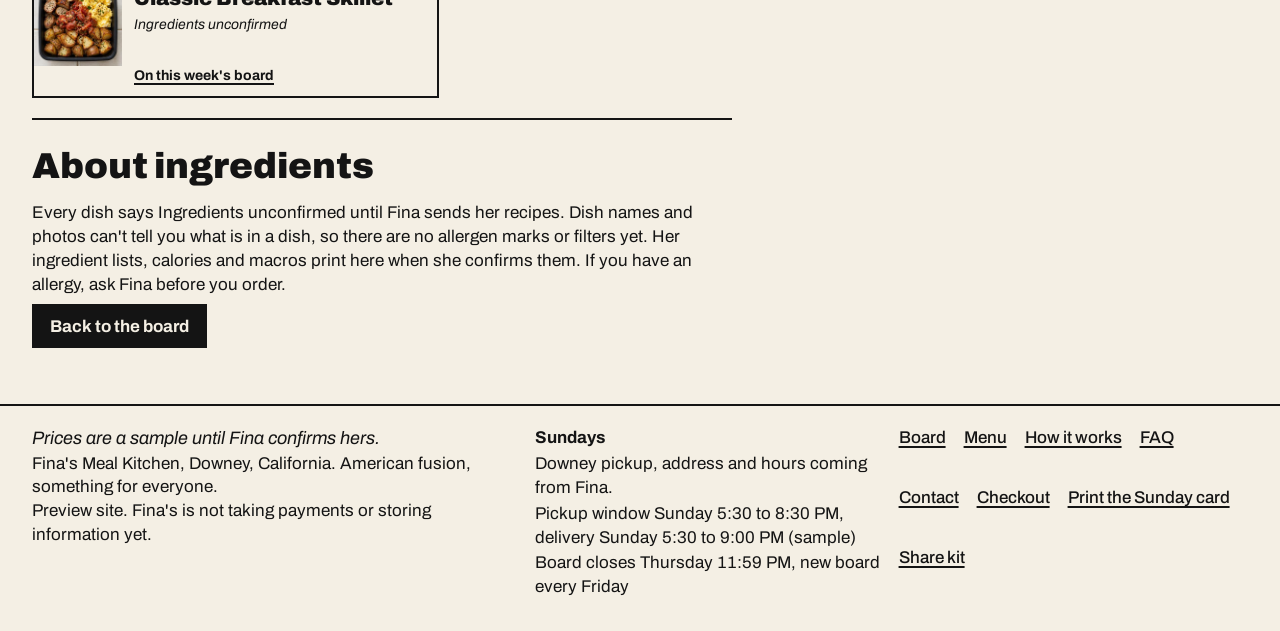
<file: menu.html>
<!DOCTYPE html>
<html lang="en" class="no-js">
<head>
<!-- STYLE: Lance Wyman and Otl Aicher, The Market Board (pictogram board with a receipt tape and a price thermometer) | WHY: every dish visible at once and the price falling in view wins the first minute on a phone, which is where meal prep is ordered on Thursday night | ALT: Paula Scher and Emory Douglas, The Kitchen Pass (dark horizontal ticket rail), a better poster and a slower order form -->
<meta charset="utf-8">
<meta name="viewport" content="width=device-width, initial-scale=1">
<title>Menu, all 57 dishes, Fina&#x27;s</title>
<meta name="description" content="Every dish on Fina&#x27;s Meal Kitchen&#x27;s menu grouped by protein, with search, protein filters and this week&#x27;s board marked.">
<meta name="color-scheme" content="light dark">
<meta name="theme-color" content="#F4EFE4">
<link rel="icon" href="./favicon.svg" type="image/svg+xml">
<link rel="apple-touch-icon" href="./apple-touch-icon.png">
<meta property="og:type" content="website">
<meta property="og:site_name" content="Fina's Meal Kitchen">
<meta property="og:title" content="Menu, all 57 dishes, Fina&#x27;s">
<meta property="og:description" content="Every dish on Fina&#x27;s Meal Kitchen&#x27;s menu grouped by protein, with search, protein filters and this week&#x27;s board marked.">
<meta property="og:url" content="https://gordonusc.github.io/finas/menu.html">
<meta property="og:image" content="https://gordonusc.github.io/finas/img/og.jpg">
<meta property="og:image:width" content="1200">
<meta property="og:image:height" content="630">
<meta property="og:image:alt" content="Fina's Sunday meal board: twelve dishes a week, order by Thursday, Sunday in Downey. Illustrative photo.">
<meta name="twitter:card" content="summary_large_image">
<link rel="preconnect" href="https://fonts.googleapis.com">
<link rel="preconnect" href="https://fonts.gstatic.com" crossorigin>
<link rel="stylesheet" href="https://fonts.googleapis.com/css2?family=Archivo:ital,wght@0,400;0,500;0,700;0,900;1,400;1,700&amp;display=swap">
<link rel="stylesheet" href="./styles.css">
</head>
<body data-page="menu">
<svg class="sprite" aria-hidden="true" focusable="false">
  <symbol id="p-circle" viewBox="0 0 48 48"><circle cx="24" cy="24" r="18"/></symbol>
  <symbol id="p-square" viewBox="0 0 48 48"><rect x="7" y="7" width="34" height="34"/></symbol>
  <symbol id="p-triangle" viewBox="0 0 48 48"><path d="M24 6 44 42H4z"/></symbol>
  <symbol id="p-wave" viewBox="0 0 48 48"><path d="M2 18c6 0 6-8 12-8s6 8 12 8 6-8 12-8 6 8 10 8v8c-4 0-4-8-10-8s-6 8-12 8-6-8-12-8-6 8-12 8zm0 14c6 0 6-8 12-8s6 8 12 8 6-8 12-8 6 8 10 8v8c-4 0-4-8-10-8s-6 8-12 8-6-8-12-8-6 8-12 8z"/></symbol>
  <symbol id="p-ribbon" viewBox="0 0 48 48"><path d="M6 8h36v8H6zm0 12h36v8H6zm0 12h36v8H6z"/></symbol>
  <symbol id="p-egg" viewBox="0 0 48 48"><path d="M24 4c8 0 16 14 16 26a16 16 0 0 1-32 0C8 18 16 4 24 4z"/></symbol>
  <symbol id="i-plus" viewBox="0 0 24 24"><path d="M10 3h4v7h7v4h-7v7h-4v-7H3v-4h7z"/></symbol>
  <symbol id="i-minus" viewBox="0 0 24 24"><path d="M3 10h18v4H3z"/></symbol>
</svg>
<p id="live" class="visually-hidden" aria-live="polite" aria-atomic="true"></p>
<header class="masthead">
  <a class="mark" href="./index.html">Fina's</a>
  <nav aria-label="Pages">
    <a href="./index.html">Board</a>
    <a href="./menu.html" aria-current="page">Menu</a>
    <a href="./how.html">How it works</a>
    <a href="./faq.html">FAQ</a>
    <a href="./contact.html">Contact</a>
  </nav>
</header>

<main class="page">
  <h1>Menu</h1>
  <p class="lede">All 57 dishes from Fina's Meal Kitchen, grouped by protein. Twelve are on this week's board. Prices are a sample until Fina confirms hers.</p>
  <form id="menu-controls" class="filters js-only" role="search">
    <div class="grow">
      <label class="lbl" for="q">Search the menu</label>
      <input class="field" id="q" name="q" type="search" placeholder="chipotle, lemon, fried rice" autocomplete="off">
    </div>
    <fieldset>
      <legend>Leave out</legend>
      <p class="note">Allergen filters come back once Fina confirms each recipe. Until then, ask before you order.</p>
      <label class="check"><input type="checkbox" name="mild"><span>Heat in the name</span></label>
    </fieldset>
    <fieldset>
      <legend>Only</legend>
      <label class="check"><input type="checkbox" name="kind" value="chicken"><span>Chicken</span></label>
      <label class="check"><input type="checkbox" name="kind" value="beef"><span>Beef</span></label>
      <label class="check"><input type="checkbox" name="kind" value="fish"><span>Fish</span></label>
      <label class="check"><input type="checkbox" name="kind" value="shrimp"><span>Shrimp</span></label>
      <label class="check"><input type="checkbox" name="kind" value="pasta"><span>Pasta</span></label>
      <label class="check"><input type="checkbox" name="kind" value="breakfast"><span>Breakfast</span></label>
      <label class="check"><input type="checkbox" name="board"><span>This week's board only</span></label>
    </fieldset>
    <p id="menu-count" role="status" style="font-weight:700">57 of 57 dishes</p>
  </form>
  <nav class="jump" aria-label="Jump to a protein"><a href="#chicken"><span class="gk" style="background:var(--chicken);color:var(--on-chicken)"><svg aria-hidden="true"><use href="#p-circle"/></svg></span>Chicken <span class="gc">26</span></a><a href="#beef"><span class="gk" style="background:var(--beef);color:var(--on-beef)"><svg aria-hidden="true"><use href="#p-square"/></svg></span>Beef <span class="gc">7</span></a><a href="#fish"><span class="gk" style="background:var(--fish);color:var(--on-fish)"><svg aria-hidden="true"><use href="#p-wave"/></svg></span>Fish <span class="gc">7</span></a><a href="#shrimp"><span class="gk" style="background:var(--shrimp);color:var(--on-shrimp)"><svg aria-hidden="true"><use href="#p-triangle"/></svg></span>Shrimp <span class="gc">9</span></a><a href="#pasta"><span class="gk" style="background:var(--pasta);color:var(--on-pasta)"><svg aria-hidden="true"><use href="#p-ribbon"/></svg></span>Pasta <span class="gc">7</span></a><a href="#breakfast"><span class="gk" style="background:var(--breakfast);color:var(--on-breakfast)"><svg aria-hidden="true"><use href="#p-egg"/></svg></span>Breakfast <span class="gc">1</span></a></nav>
  
  <section class="menu-group" id="chicken" data-kind="chicken">
    <h2><span class="gk" style="background:var(--chicken);color:var(--on-chicken)"><svg aria-hidden="true"><use href="#p-circle"/></svg></span>Chicken <span class="gc">26</span></h2>
    <ul class="menu-list">
    <li class="menu-item" data-dish data-id="al-pastor-chicken" data-name="Al Pastor Chicken" data-kind="chicken" data-al="" data-spicy="0" data-board="0">
      <span class="mk" style="background:var(--chicken);color:var(--on-chicken)"><svg aria-hidden="true"><use href="#p-circle"/></svg><img src="./img/t/menu-al-pastor-chicken.jpg" width="480" height="360" alt="Al Pastor Chicken, illustrative" loading="lazy" decoding="async" onerror="this.hidden=true"></span>
      <div class="mt"><h3>Al Pastor Chicken</h3><ul class="allergens" aria-label="Ingredient information"><li class="none">Ingredients unconfirmed</li></ul></div>
      
    </li>
    <li class="menu-item" data-dish data-id="caribbean-jerk-chicken" data-name="Caribbean Jerk Chicken" data-kind="chicken" data-al="" data-spicy="0" data-board="0">
      <span class="mk" style="background:var(--chicken);color:var(--on-chicken)"><svg aria-hidden="true"><use href="#p-circle"/></svg><img src="./img/t/menu-caribbean-jerk-chicken.jpg" width="480" height="360" alt="Caribbean Jerk Chicken, illustrative" loading="lazy" decoding="async" onerror="this.hidden=true"></span>
      <div class="mt"><h3>Caribbean Jerk Chicken</h3><ul class="allergens" aria-label="Ingredient information"><li class="none">Ingredients unconfirmed</li></ul></div>
      
    </li>
    <li class="menu-item" data-dish data-id="chicken-fajitas" data-name="Chicken Fajitas" data-kind="chicken" data-al="" data-spicy="0" data-board="0">
      <span class="mk" style="background:var(--chicken);color:var(--on-chicken)"><svg aria-hidden="true"><use href="#p-circle"/></svg><img src="./img/t/menu-chicken-fajitas.jpg" width="480" height="360" alt="Chicken Fajitas, illustrative" loading="lazy" decoding="async" onerror="this.hidden=true"></span>
      <div class="mt"><h3>Chicken Fajitas</h3><ul class="allergens" aria-label="Ingredient information"><li class="none">Ingredients unconfirmed</li></ul></div>
      
    </li>
    <li class="menu-item" data-dish data-id="chicken-fried-rice" data-name="Chicken Fried Rice" data-kind="chicken" data-al="" data-spicy="0" data-board="0">
      <span class="mk" style="background:var(--chicken);color:var(--on-chicken)"><svg aria-hidden="true"><use href="#p-circle"/></svg><img src="./img/t/menu-chicken-fried-rice.jpg" width="480" height="360" alt="Chicken Fried Rice, illustrative" loading="lazy" decoding="async" onerror="this.hidden=true"></span>
      <div class="mt"><h3>Chicken Fried Rice</h3><ul class="allergens" aria-label="Ingredient information"><li class="none">Ingredients unconfirmed</li></ul></div>
      
    </li>
    <li class="menu-item" data-dish data-id="chicken-piccata" data-name="Chicken Piccata" data-kind="chicken" data-al="" data-spicy="0" data-board="0">
      <span class="mk" style="background:var(--chicken);color:var(--on-chicken)"><svg aria-hidden="true"><use href="#p-circle"/></svg><img src="./img/t/menu-chicken-piccata.jpg" width="480" height="360" alt="Chicken Piccata, illustrative" loading="lazy" decoding="async" onerror="this.hidden=true"></span>
      <div class="mt"><h3>Chicken Piccata</h3><ul class="allergens" aria-label="Ingredient information"><li class="none">Ingredients unconfirmed</li></ul></div>
      
    </li>
    <li class="menu-item" data-dish data-id="chipotle-chicken" data-name="Chipotle Chicken" data-kind="chicken" data-al="" data-spicy="1" data-board="0">
      <span class="mk" style="background:var(--chicken);color:var(--on-chicken)"><svg aria-hidden="true"><use href="#p-circle"/></svg><img src="./img/t/menu-chipotle-chicken.jpg" width="480" height="360" alt="Chipotle Chicken, illustrative" loading="lazy" decoding="async" onerror="this.hidden=true"></span>
      <div class="mt"><h3>Chipotle Chicken</h3><ul class="allergens" aria-label="Ingredient information"><li class="none">Ingredients unconfirmed</li></ul></div>
      
    </li>
    <li class="menu-item" data-dish data-id="cowboy-chicken" data-name="Cowboy Chicken" data-kind="chicken" data-al="" data-spicy="0" data-board="1">
      <span class="mk" style="background:var(--chicken);color:var(--on-chicken)"><svg aria-hidden="true"><use href="#p-circle"/></svg><img src="./img/t/dish-1.jpg" width="480" height="360" alt="Cowboy Chicken, illustrative" loading="lazy" decoding="async" onerror="this.hidden=true"></span>
      <div class="mt"><h3>Cowboy Chicken</h3><ul class="allergens" aria-label="Ingredient information"><li class="none">Ingredients unconfirmed</li></ul></div>
      <a class="on-board" href="./index.html#d-cowboy-chicken">On this week's board</a>
    </li>
    <li class="menu-item" data-dish data-id="golden-garlic-chicken" data-name="Golden Garlic Chicken" data-kind="chicken" data-al="" data-spicy="0" data-board="0">
      <span class="mk" style="background:var(--chicken);color:var(--on-chicken)"><svg aria-hidden="true"><use href="#p-circle"/></svg><img src="./img/t/menu-golden-garlic-chicken.jpg" width="480" height="360" alt="Golden Garlic Chicken, illustrative" loading="lazy" decoding="async" onerror="this.hidden=true"></span>
      <div class="mt"><h3>Golden Garlic Chicken</h3><ul class="allergens" aria-label="Ingredient information"><li class="none">Ingredients unconfirmed</li></ul></div>
      
    </li>
    <li class="menu-item" data-dish data-id="greek-chicken" data-name="Greek Chicken" data-kind="chicken" data-al="" data-spicy="0" data-board="1">
      <span class="mk" style="background:var(--chicken);color:var(--on-chicken)"><svg aria-hidden="true"><use href="#p-circle"/></svg><img src="./img/t/dish-g8.jpg" width="480" height="360" alt="Greek Chicken, illustrative" loading="lazy" decoding="async" onerror="this.hidden=true"></span>
      <div class="mt"><h3>Greek Chicken</h3><ul class="allergens" aria-label="Ingredient information"><li class="none">Ingredients unconfirmed</li></ul></div>
      <a class="on-board" href="./index.html#d-greek-chicken">On this week's board</a>
    </li>
    <li class="menu-item" data-dish data-id="hickory-bbq-chicken" data-name="Hickory BBQ Chicken" data-kind="chicken" data-al="" data-spicy="0" data-board="0">
      <span class="mk" style="background:var(--chicken);color:var(--on-chicken)"><svg aria-hidden="true"><use href="#p-circle"/></svg><img src="./img/t/menu-hickory-bbq-chicken.jpg" width="480" height="360" alt="Hickory BBQ Chicken, illustrative" loading="lazy" decoding="async" onerror="this.hidden=true"></span>
      <div class="mt"><h3>Hickory BBQ Chicken</h3><ul class="allergens" aria-label="Ingredient information"><li class="none">Ingredients unconfirmed</li></ul></div>
      
    </li>
    <li class="menu-item" data-dish data-id="honey-teriyaki-chicken" data-name="Honey Teriyaki Chicken" data-kind="chicken" data-al="" data-spicy="0" data-board="1">
      <span class="mk" style="background:var(--chicken);color:var(--on-chicken)"><svg aria-hidden="true"><use href="#p-circle"/></svg><img src="./img/t/dish-g9.jpg" width="480" height="360" alt="Honey Teriyaki Chicken, illustrative" loading="lazy" decoding="async" onerror="this.hidden=true"></span>
      <div class="mt"><h3>Honey Teriyaki Chicken</h3><ul class="allergens" aria-label="Ingredient information"><li class="none">Ingredients unconfirmed</li></ul></div>
      <a class="on-board" href="./index.html#d-honey-teriyaki-chicken">On this week's board</a>
    </li>
    <li class="menu-item" data-dish data-id="jalapeno-lime-chicken" data-name="Jalapeno Lime Chicken" data-kind="chicken" data-al="" data-spicy="1" data-board="0">
      <span class="mk" style="background:var(--chicken);color:var(--on-chicken)"><svg aria-hidden="true"><use href="#p-circle"/></svg><img src="./img/t/menu-jalapeno-lime-chicken.jpg" width="480" height="360" alt="Jalapeno Lime Chicken, illustrative" loading="lazy" decoding="async" onerror="this.hidden=true"></span>
      <div class="mt"><h3>Jalapeno Lime Chicken</h3><ul class="allergens" aria-label="Ingredient information"><li class="none">Ingredients unconfirmed</li></ul></div>
      
    </li>
    <li class="menu-item" data-dish data-id="lemon-pepper-chicken" data-name="Lemon Pepper Chicken" data-kind="chicken" data-al="" data-spicy="0" data-board="0">
      <span class="mk" style="background:var(--chicken);color:var(--on-chicken)"><svg aria-hidden="true"><use href="#p-circle"/></svg><img src="./img/t/menu-lemon-pepper-chicken.jpg" width="480" height="360" alt="Lemon Pepper Chicken, illustrative" loading="lazy" decoding="async" onerror="this.hidden=true"></span>
      <div class="mt"><h3>Lemon Pepper Chicken</h3><ul class="allergens" aria-label="Ingredient information"><li class="none">Ingredients unconfirmed</li></ul></div>
      
    </li>
    <li class="menu-item" data-dish data-id="loaded-mushroom-chicken" data-name="Loaded Mushroom Chicken" data-kind="chicken" data-al="" data-spicy="0" data-board="0">
      <span class="mk" style="background:var(--chicken);color:var(--on-chicken)"><svg aria-hidden="true"><use href="#p-circle"/></svg><img src="./img/t/menu-loaded-mushroom-chicken.jpg" width="480" height="360" alt="Loaded Mushroom Chicken, illustrative" loading="lazy" decoding="async" onerror="this.hidden=true"></span>
      <div class="mt"><h3>Loaded Mushroom Chicken</h3><ul class="allergens" aria-label="Ingredient information"><li class="none">Ingredients unconfirmed</li></ul></div>
      
    </li>
    <li class="menu-item" data-dish data-id="mango-habanero-chicken" data-name="Mango Habanero Chicken" data-kind="chicken" data-al="" data-spicy="1" data-board="0">
      <span class="mk" style="background:var(--chicken);color:var(--on-chicken)"><svg aria-hidden="true"><use href="#p-circle"/></svg><img src="./img/t/menu-mango-habanero-chicken.jpg" width="480" height="360" alt="Mango Habanero Chicken, illustrative" loading="lazy" decoding="async" onerror="this.hidden=true"></span>
      <div class="mt"><h3>Mango Habanero Chicken</h3><ul class="allergens" aria-label="Ingredient information"><li class="none">Ingredients unconfirmed</li></ul></div>
      
    </li>
    <li class="menu-item" data-dish data-id="miso-honey-garlic-chicken" data-name="Miso Honey Garlic Chicken" data-kind="chicken" data-al="" data-spicy="0" data-board="0">
      <span class="mk" style="background:var(--chicken);color:var(--on-chicken)"><svg aria-hidden="true"><use href="#p-circle"/></svg><img src="./img/t/menu-miso-honey-garlic-chicken.jpg" width="480" height="360" alt="Miso Honey Garlic Chicken, illustrative" loading="lazy" decoding="async" onerror="this.hidden=true"></span>
      <div class="mt"><h3>Miso Honey Garlic Chicken</h3><ul class="allergens" aria-label="Ingredient information"><li class="none">Ingredients unconfirmed</li></ul></div>
      
    </li>
    <li class="menu-item" data-dish data-id="orange-chicken" data-name="Orange Chicken" data-kind="chicken" data-al="" data-spicy="0" data-board="0">
      <span class="mk" style="background:var(--chicken);color:var(--on-chicken)"><svg aria-hidden="true"><use href="#p-circle"/></svg><img src="./img/t/menu-orange-chicken.jpg" width="480" height="360" alt="Orange Chicken, illustrative" loading="lazy" decoding="async" onerror="this.hidden=true"></span>
      <div class="mt"><h3>Orange Chicken</h3><ul class="allergens" aria-label="Ingredient information"><li class="none">Ingredients unconfirmed</li></ul></div>
      
    </li>
    <li class="menu-item" data-dish data-id="peri-peri-chicken" data-name="Peri Peri Chicken" data-kind="chicken" data-al="" data-spicy="1" data-board="0">
      <span class="mk" style="background:var(--chicken);color:var(--on-chicken)"><svg aria-hidden="true"><use href="#p-circle"/></svg><img src="./img/t/menu-peri-peri-chicken.jpg" width="480" height="360" alt="Peri Peri Chicken, illustrative" loading="lazy" decoding="async" onerror="this.hidden=true"></span>
      <div class="mt"><h3>Peri Peri Chicken</h3><ul class="allergens" aria-label="Ingredient information"><li class="none">Ingredients unconfirmed</li></ul></div>
      
    </li>
    <li class="menu-item" data-dish data-id="rosemary-chicken" data-name="Rosemary Chicken" data-kind="chicken" data-al="" data-spicy="0" data-board="0">
      <span class="mk" style="background:var(--chicken);color:var(--on-chicken)"><svg aria-hidden="true"><use href="#p-circle"/></svg><img src="./img/t/menu-rosemary-chicken.jpg" width="480" height="360" alt="Rosemary Chicken, illustrative" loading="lazy" decoding="async" onerror="this.hidden=true"></span>
      <div class="mt"><h3>Rosemary Chicken</h3><ul class="allergens" aria-label="Ingredient information"><li class="none">Ingredients unconfirmed</li></ul></div>
      
    </li>
    <li class="menu-item" data-dish data-id="ruby-charred-chicken" data-name="Ruby Charred Chicken" data-kind="chicken" data-al="" data-spicy="0" data-board="0">
      <span class="mk" style="background:var(--chicken);color:var(--on-chicken)"><svg aria-hidden="true"><use href="#p-circle"/></svg><img src="./img/t/menu-ruby-charred-chicken.jpg" width="480" height="360" alt="Ruby Charred Chicken, illustrative" loading="lazy" decoding="async" onerror="this.hidden=true"></span>
      <div class="mt"><h3>Ruby Charred Chicken</h3><ul class="allergens" aria-label="Ingredient information"><li class="none">Ingredients unconfirmed</li></ul></div>
      
    </li>
    <li class="menu-item" data-dish data-id="southwest-chicken" data-name="Southwest Chicken" data-kind="chicken" data-al="" data-spicy="0" data-board="0">
      <span class="mk" style="background:var(--chicken);color:var(--on-chicken)"><svg aria-hidden="true"><use href="#p-circle"/></svg><img src="./img/t/menu-southwest-chicken.jpg" width="480" height="360" alt="Southwest Chicken, illustrative" loading="lazy" decoding="async" onerror="this.hidden=true"></span>
      <div class="mt"><h3>Southwest Chicken</h3><ul class="allergens" aria-label="Ingredient information"><li class="none">Ingredients unconfirmed</li></ul></div>
      
    </li>
    <li class="menu-item" data-dish data-id="spicy-chicken-scampi" data-name="Spicy Chicken Scampi" data-kind="chicken" data-al="" data-spicy="1" data-board="0">
      <span class="mk" style="background:var(--chicken);color:var(--on-chicken)"><svg aria-hidden="true"><use href="#p-circle"/></svg><img src="./img/t/menu-spicy-chicken-scampi.jpg" width="480" height="360" alt="Spicy Chicken Scampi, illustrative" loading="lazy" decoding="async" onerror="this.hidden=true"></span>
      <div class="mt"><h3>Spicy Chicken Scampi</h3><ul class="allergens" aria-label="Ingredient information"><li class="none">Ingredients unconfirmed</li></ul></div>
      
    </li>
    <li class="menu-item" data-dish data-id="spicy-diabla-chicken" data-name="Spicy Diabla Chicken" data-kind="chicken" data-al="" data-spicy="1" data-board="0">
      <span class="mk" style="background:var(--chicken);color:var(--on-chicken)"><svg aria-hidden="true"><use href="#p-circle"/></svg><img src="./img/t/menu-spicy-diabla-chicken.jpg" width="480" height="360" alt="Spicy Diabla Chicken, illustrative" loading="lazy" decoding="async" onerror="this.hidden=true"></span>
      <div class="mt"><h3>Spicy Diabla Chicken</h3><ul class="allergens" aria-label="Ingredient information"><li class="none">Ingredients unconfirmed</li></ul></div>
      
    </li>
    <li class="menu-item" data-dish data-id="sweet-and-spicy-chicken" data-name="Sweet and Spicy Chicken" data-kind="chicken" data-al="" data-spicy="1" data-board="0">
      <span class="mk" style="background:var(--chicken);color:var(--on-chicken)"><svg aria-hidden="true"><use href="#p-circle"/></svg><img src="./img/t/menu-sweet-and-spicy-chicken.jpg" width="480" height="360" alt="Sweet and Spicy Chicken, illustrative" loading="lazy" decoding="async" onerror="this.hidden=true"></span>
      <div class="mt"><h3>Sweet and Spicy Chicken</h3><ul class="allergens" aria-label="Ingredient information"><li class="none">Ingredients unconfirmed</li></ul></div>
      
    </li>
    <li class="menu-item" data-dish data-id="sweet-bourbon-chicken" data-name="Sweet Bourbon Chicken" data-kind="chicken" data-al="" data-spicy="0" data-board="0">
      <span class="mk" style="background:var(--chicken);color:var(--on-chicken)"><svg aria-hidden="true"><use href="#p-circle"/></svg><img src="./img/t/menu-sweet-bourbon-chicken.jpg" width="480" height="360" alt="Sweet Bourbon Chicken, illustrative" loading="lazy" decoding="async" onerror="this.hidden=true"></span>
      <div class="mt"><h3>Sweet Bourbon Chicken</h3><ul class="allergens" aria-label="Ingredient information"><li class="none">Ingredients unconfirmed</li></ul></div>
      
    </li>
    <li class="menu-item" data-dish data-id="thai-chicken" data-name="Thai Chicken" data-kind="chicken" data-al="" data-spicy="0" data-board="0">
      <span class="mk" style="background:var(--chicken);color:var(--on-chicken)"><svg aria-hidden="true"><use href="#p-circle"/></svg><img src="./img/t/menu-thai-chicken.jpg" width="480" height="360" alt="Thai Chicken, illustrative" loading="lazy" decoding="async" onerror="this.hidden=true"></span>
      <div class="mt"><h3>Thai Chicken</h3><ul class="allergens" aria-label="Ingredient information"><li class="none">Ingredients unconfirmed</li></ul></div>
      
    </li>
    </ul>
  </section>
  <section class="menu-group" id="beef" data-kind="beef">
    <h2><span class="gk" style="background:var(--beef);color:var(--on-beef)"><svg aria-hidden="true"><use href="#p-square"/></svg></span>Beef <span class="gc">7</span></h2>
    <ul class="menu-list">
    <li class="menu-item" data-dish data-id="black-garlic-citrus-steak" data-name="Black Garlic Citrus Steak" data-kind="beef" data-al="" data-spicy="0" data-board="1">
      <span class="mk" style="background:var(--beef);color:var(--on-beef)"><svg aria-hidden="true"><use href="#p-square"/></svg><img src="./img/t/dish-4.jpg" width="480" height="360" alt="Black Garlic Citrus Steak, illustrative" loading="lazy" decoding="async" onerror="this.hidden=true"></span>
      <div class="mt"><h3>Black Garlic Citrus Steak</h3><ul class="allergens" aria-label="Ingredient information"><li class="none">Ingredients unconfirmed</li></ul></div>
      <a class="on-board" href="./index.html#d-black-garlic-citrus-steak">On this week's board</a>
    </li>
    <li class="menu-item" data-dish data-id="hawaiian-jalapeno-beef" data-name="Hawaiian Jalapeno Beef" data-kind="beef" data-al="" data-spicy="1" data-board="1">
      <span class="mk" style="background:var(--beef);color:var(--on-beef)"><svg aria-hidden="true"><use href="#p-square"/></svg><img src="./img/t/dish-3.jpg" width="480" height="360" alt="Hawaiian Jalapeno Beef, illustrative" loading="lazy" decoding="async" onerror="this.hidden=true"></span>
      <div class="mt"><h3>Hawaiian Jalapeno Beef</h3><ul class="allergens" aria-label="Ingredient information"><li class="none">Ingredients unconfirmed</li></ul></div>
      <a class="on-board" href="./index.html#d-hawaiian-jalapeno-beef">On this week's board</a>
    </li>
    <li class="menu-item" data-dish data-id="korean-beef" data-name="Korean Beef" data-kind="beef" data-al="" data-spicy="0" data-board="1">
      <span class="mk" style="background:var(--beef);color:var(--on-beef)"><svg aria-hidden="true"><use href="#p-square"/></svg><img src="./img/t/dish-g10.jpg" width="480" height="360" alt="Korean Beef, illustrative" loading="lazy" decoding="async" onerror="this.hidden=true"></span>
      <div class="mt"><h3>Korean Beef</h3><ul class="allergens" aria-label="Ingredient information"><li class="none">Ingredients unconfirmed</li></ul></div>
      <a class="on-board" href="./index.html#d-korean-beef">On this week's board</a>
    </li>
    <li class="menu-item" data-dish data-id="mexican-beef-bowl" data-name="Mexican Beef Bowl" data-kind="beef" data-al="" data-spicy="0" data-board="0">
      <span class="mk" style="background:var(--beef);color:var(--on-beef)"><svg aria-hidden="true"><use href="#p-square"/></svg><img src="./img/t/menu-mexican-beef-bowl.jpg" width="480" height="360" alt="Mexican Beef Bowl, illustrative" loading="lazy" decoding="async" onerror="this.hidden=true"></span>
      <div class="mt"><h3>Mexican Beef Bowl</h3><ul class="allergens" aria-label="Ingredient information"><li class="none">Ingredients unconfirmed</li></ul></div>
      
    </li>
    <li class="menu-item" data-dish data-id="shepherds-pie" data-name="Shepherd&#x27;s Pie" data-kind="beef" data-al="" data-spicy="0" data-board="0">
      <span class="mk" style="background:var(--beef);color:var(--on-beef)"><svg aria-hidden="true"><use href="#p-square"/></svg><img src="./img/t/menu-shepherds-pie.jpg" width="480" height="360" alt="Shepherd&#x27;s Pie, illustrative" loading="lazy" decoding="async" onerror="this.hidden=true"></span>
      <div class="mt"><h3>Shepherd's Pie</h3><ul class="allergens" aria-label="Ingredient information"><li class="none">Ingredients unconfirmed</li></ul></div>
      
    </li>
    <li class="menu-item" data-dish data-id="smoke-house-beef" data-name="Smoke House Beef" data-kind="beef" data-al="" data-spicy="0" data-board="0">
      <span class="mk" style="background:var(--beef);color:var(--on-beef)"><svg aria-hidden="true"><use href="#p-square"/></svg><img src="./img/t/menu-smoke-house-beef.jpg" width="480" height="360" alt="Smoke House Beef, illustrative" loading="lazy" decoding="async" onerror="this.hidden=true"></span>
      <div class="mt"><h3>Smoke House Beef</h3><ul class="allergens" aria-label="Ingredient information"><li class="none">Ingredients unconfirmed</li></ul></div>
      
    </li>
    <li class="menu-item" data-dish data-id="tex-mex-beef" data-name="Tex Mex Beef" data-kind="beef" data-al="" data-spicy="0" data-board="0">
      <span class="mk" style="background:var(--beef);color:var(--on-beef)"><svg aria-hidden="true"><use href="#p-square"/></svg><img src="./img/t/menu-tex-mex-beef.jpg" width="480" height="360" alt="Tex Mex Beef, illustrative" loading="lazy" decoding="async" onerror="this.hidden=true"></span>
      <div class="mt"><h3>Tex Mex Beef</h3><ul class="allergens" aria-label="Ingredient information"><li class="none">Ingredients unconfirmed</li></ul></div>
      
    </li>
    </ul>
  </section>
  <section class="menu-group" id="fish" data-kind="fish">
    <h2><span class="gk" style="background:var(--fish);color:var(--on-fish)"><svg aria-hidden="true"><use href="#p-wave"/></svg></span>Fish <span class="gc">7</span></h2>
    <ul class="menu-list">
    <li class="menu-item" data-dish data-id="asian-fish-fajitas" data-name="Asian Fish Fajitas" data-kind="fish" data-al="" data-spicy="0" data-board="0">
      <span class="mk" style="background:var(--fish);color:var(--on-fish)"><svg aria-hidden="true"><use href="#p-wave"/></svg><img src="./img/t/menu-asian-fish-fajitas.jpg" width="480" height="360" alt="Asian Fish Fajitas, illustrative" loading="lazy" decoding="async" onerror="this.hidden=true"></span>
      <div class="mt"><h3>Asian Fish Fajitas</h3><ul class="allergens" aria-label="Ingredient information"><li class="none">Ingredients unconfirmed</li></ul></div>
      
    </li>
    <li class="menu-item" data-dish data-id="chili-lime-fish" data-name="Chili Lime Fish" data-kind="fish" data-al="" data-spicy="1" data-board="0">
      <span class="mk" style="background:var(--fish);color:var(--on-fish)"><svg aria-hidden="true"><use href="#p-wave"/></svg><img src="./img/t/menu-chili-lime-fish.jpg" width="480" height="360" alt="Chili Lime Fish, illustrative" loading="lazy" decoding="async" onerror="this.hidden=true"></span>
      <div class="mt"><h3>Chili Lime Fish</h3><ul class="allergens" aria-label="Ingredient information"><li class="none">Ingredients unconfirmed</li></ul></div>
      
    </li>
    <li class="menu-item" data-dish data-id="chimichurri-fish" data-name="Chimichurri Fish" data-kind="fish" data-al="" data-spicy="0" data-board="1">
      <span class="mk" style="background:var(--fish);color:var(--on-fish)"><svg aria-hidden="true"><use href="#p-wave"/></svg><img src="./img/t/dish-5.jpg" width="480" height="360" alt="Chimichurri Fish, illustrative" loading="lazy" decoding="async" onerror="this.hidden=true"></span>
      <div class="mt"><h3>Chimichurri Fish</h3><ul class="allergens" aria-label="Ingredient information"><li class="none">Ingredients unconfirmed</li></ul></div>
      <a class="on-board" href="./index.html#d-chimichurri-fish">On this week's board</a>
    </li>
    <li class="menu-item" data-dish data-id="garlic-herb-fish" data-name="Garlic Herb Fish" data-kind="fish" data-al="" data-spicy="0" data-board="0">
      <span class="mk" style="background:var(--fish);color:var(--on-fish)"><svg aria-hidden="true"><use href="#p-wave"/></svg><img src="./img/t/menu-garlic-herb-fish.jpg" width="480" height="360" alt="Garlic Herb Fish, illustrative" loading="lazy" decoding="async" onerror="this.hidden=true"></span>
      <div class="mt"><h3>Garlic Herb Fish</h3><ul class="allergens" aria-label="Ingredient information"><li class="none">Ingredients unconfirmed</li></ul></div>
      
    </li>
    <li class="menu-item" data-dish data-id="lemon-butter-fish" data-name="Lemon Butter Fish" data-kind="fish" data-al="" data-spicy="0" data-board="1">
      <span class="mk" style="background:var(--fish);color:var(--on-fish)"><svg aria-hidden="true"><use href="#p-wave"/></svg><img src="./img/t/dish-g11.jpg" width="480" height="360" alt="Lemon Butter Fish, illustrative" loading="lazy" decoding="async" onerror="this.hidden=true"></span>
      <div class="mt"><h3>Lemon Butter Fish</h3><ul class="allergens" aria-label="Ingredient information"><li class="none">Ingredients unconfirmed</li></ul></div>
      <a class="on-board" href="./index.html#d-lemon-butter-fish">On this week's board</a>
    </li>
    <li class="menu-item" data-dish data-id="millionaire-fish" data-name="Millionaire Fish" data-kind="fish" data-al="" data-spicy="0" data-board="0">
      <span class="mk" style="background:var(--fish);color:var(--on-fish)"><svg aria-hidden="true"><use href="#p-wave"/></svg><img src="./img/t/menu-millionaire-fish.jpg" width="480" height="360" alt="Millionaire Fish, illustrative" loading="lazy" decoding="async" onerror="this.hidden=true"></span>
      <div class="mt"><h3>Millionaire Fish</h3><ul class="allergens" aria-label="Ingredient information"><li class="none">Ingredients unconfirmed</li></ul></div>
      
    </li>
    <li class="menu-item" data-dish data-id="spicy-coconut-curry-fish" data-name="Spicy Coconut Curry Fish" data-kind="fish" data-al="" data-spicy="1" data-board="0">
      <span class="mk" style="background:var(--fish);color:var(--on-fish)"><svg aria-hidden="true"><use href="#p-wave"/></svg><img src="./img/t/menu-spicy-coconut-curry-fish.jpg" width="480" height="360" alt="Spicy Coconut Curry Fish, illustrative" loading="lazy" decoding="async" onerror="this.hidden=true"></span>
      <div class="mt"><h3>Spicy Coconut Curry Fish</h3><ul class="allergens" aria-label="Ingredient information"><li class="none">Ingredients unconfirmed</li></ul></div>
      
    </li>
    </ul>
  </section>
  <section class="menu-group" id="shrimp" data-kind="shrimp">
    <h2><span class="gk" style="background:var(--shrimp);color:var(--on-shrimp)"><svg aria-hidden="true"><use href="#p-triangle"/></svg></span>Shrimp <span class="gc">9</span></h2>
    <ul class="menu-list">
    <li class="menu-item" data-dish data-id="blackened-cajun-shrimp" data-name="Blackened Cajun Shrimp" data-kind="shrimp" data-al="" data-spicy="1" data-board="0">
      <span class="mk" style="background:var(--shrimp);color:var(--on-shrimp)"><svg aria-hidden="true"><use href="#p-triangle"/></svg><img src="./img/t/menu-blackened-cajun-shrimp.jpg" width="480" height="360" alt="Blackened Cajun Shrimp, illustrative" loading="lazy" decoding="async" onerror="this.hidden=true"></span>
      <div class="mt"><h3>Blackened Cajun Shrimp</h3><ul class="allergens" aria-label="Ingredient information"><li class="none">Ingredients unconfirmed</li></ul></div>
      
    </li>
    <li class="menu-item" data-dish data-id="honey-chipotle-shrimp" data-name="Honey Chipotle Shrimp" data-kind="shrimp" data-al="" data-spicy="1" data-board="1">
      <span class="mk" style="background:var(--shrimp);color:var(--on-shrimp)"><svg aria-hidden="true"><use href="#p-triangle"/></svg><img src="./img/t/dish-g12.jpg" width="480" height="360" alt="Honey Chipotle Shrimp, illustrative" loading="lazy" decoding="async" onerror="this.hidden=true"></span>
      <div class="mt"><h3>Honey Chipotle Shrimp</h3><ul class="allergens" aria-label="Ingredient information"><li class="none">Ingredients unconfirmed</li></ul></div>
      <a class="on-board" href="./index.html#d-honey-chipotle-shrimp">On this week's board</a>
    </li>
    <li class="menu-item" data-dish data-id="honey-walnut-shrimp" data-name="Honey Walnut Shrimp" data-kind="shrimp" data-al="" data-spicy="0" data-board="0">
      <span class="mk" style="background:var(--shrimp);color:var(--on-shrimp)"><svg aria-hidden="true"><use href="#p-triangle"/></svg><img src="./img/t/menu-honey-walnut-shrimp.jpg" width="480" height="360" alt="Honey Walnut Shrimp, illustrative" loading="lazy" decoding="async" onerror="this.hidden=true"></span>
      <div class="mt"><h3>Honey Walnut Shrimp</h3><ul class="allergens" aria-label="Ingredient information"><li class="none">Ingredients unconfirmed</li></ul></div>
      
    </li>
    <li class="menu-item" data-dish data-id="lemon-butter-shrimp" data-name="Lemon Butter Shrimp" data-kind="shrimp" data-al="" data-spicy="0" data-board="0">
      <span class="mk" style="background:var(--shrimp);color:var(--on-shrimp)"><svg aria-hidden="true"><use href="#p-triangle"/></svg><img src="./img/t/menu-lemon-butter-shrimp.jpg" width="480" height="360" alt="Lemon Butter Shrimp, illustrative" loading="lazy" decoding="async" onerror="this.hidden=true"></span>
      <div class="mt"><h3>Lemon Butter Shrimp</h3><ul class="allergens" aria-label="Ingredient information"><li class="none">Ingredients unconfirmed</li></ul></div>
      
    </li>
    <li class="menu-item" data-dish data-id="shrimp-fried-rice" data-name="Shrimp Fried Rice" data-kind="shrimp" data-al="" data-spicy="0" data-board="0">
      <span class="mk" style="background:var(--shrimp);color:var(--on-shrimp)"><svg aria-hidden="true"><use href="#p-triangle"/></svg><img src="./img/t/menu-shrimp-fried-rice.jpg" width="480" height="360" alt="Shrimp Fried Rice, illustrative" loading="lazy" decoding="async" onerror="this.hidden=true"></span>
      <div class="mt"><h3>Shrimp Fried Rice</h3><ul class="allergens" aria-label="Ingredient information"><li class="none">Ingredients unconfirmed</li></ul></div>
      
    </li>
    <li class="menu-item" data-dish data-id="shrimp-scampi" data-name="Shrimp Scampi" data-kind="shrimp" data-al="" data-spicy="0" data-board="0">
      <span class="mk" style="background:var(--shrimp);color:var(--on-shrimp)"><svg aria-hidden="true"><use href="#p-triangle"/></svg><img src="./img/t/menu-shrimp-scampi.jpg" width="480" height="360" alt="Shrimp Scampi, illustrative" loading="lazy" decoding="async" onerror="this.hidden=true"></span>
      <div class="mt"><h3>Shrimp Scampi</h3><ul class="allergens" aria-label="Ingredient information"><li class="none">Ingredients unconfirmed</li></ul></div>
      
    </li>
    <li class="menu-item" data-dish data-id="spicy-diabla-shrimp" data-name="Spicy Diabla Shrimp" data-kind="shrimp" data-al="" data-spicy="1" data-board="0">
      <span class="mk" style="background:var(--shrimp);color:var(--on-shrimp)"><svg aria-hidden="true"><use href="#p-triangle"/></svg><img src="./img/t/menu-spicy-diabla-shrimp.jpg" width="480" height="360" alt="Spicy Diabla Shrimp, illustrative" loading="lazy" decoding="async" onerror="this.hidden=true"></span>
      <div class="mt"><h3>Spicy Diabla Shrimp</h3><ul class="allergens" aria-label="Ingredient information"><li class="none">Ingredients unconfirmed</li></ul></div>
      
    </li>
    <li class="menu-item" data-dish data-id="spicy-korean-shrimp" data-name="Spicy Korean Shrimp" data-kind="shrimp" data-al="" data-spicy="1" data-board="0">
      <span class="mk" style="background:var(--shrimp);color:var(--on-shrimp)"><svg aria-hidden="true"><use href="#p-triangle"/></svg><img src="./img/t/menu-spicy-korean-shrimp.jpg" width="480" height="360" alt="Spicy Korean Shrimp, illustrative" loading="lazy" decoding="async" onerror="this.hidden=true"></span>
      <div class="mt"><h3>Spicy Korean Shrimp</h3><ul class="allergens" aria-label="Ingredient information"><li class="none">Ingredients unconfirmed</li></ul></div>
      
    </li>
    <li class="menu-item" data-dish data-id="whole-shabang-shrimp" data-name="Whole Shabang Shrimp" data-kind="shrimp" data-al="" data-spicy="0" data-board="1">
      <span class="mk" style="background:var(--shrimp);color:var(--on-shrimp)"><svg aria-hidden="true"><use href="#p-triangle"/></svg><img src="./img/t/dish-6.jpg" width="480" height="360" alt="Whole Shabang Shrimp, illustrative" loading="lazy" decoding="async" onerror="this.hidden=true"></span>
      <div class="mt"><h3>Whole Shabang Shrimp</h3><ul class="allergens" aria-label="Ingredient information"><li class="none">Ingredients unconfirmed</li></ul></div>
      <a class="on-board" href="./index.html#d-whole-shabang-shrimp">On this week's board</a>
    </li>
    </ul>
  </section>
  <section class="menu-group" id="pasta" data-kind="pasta">
    <h2><span class="gk" style="background:var(--pasta);color:var(--on-pasta)"><svg aria-hidden="true"><use href="#p-ribbon"/></svg></span>Pasta <span class="gc">7</span></h2>
    <ul class="menu-list">
    <li class="menu-item" data-dish data-id="chicken-parm-pasta" data-name="Chicken Parm Pasta" data-kind="pasta" data-al="" data-spicy="0" data-board="0">
      <span class="mk" style="background:var(--pasta);color:var(--on-pasta)"><svg aria-hidden="true"><use href="#p-ribbon"/></svg><img src="./img/t/menu-chicken-parm-pasta.jpg" width="480" height="360" alt="Chicken Parm Pasta, illustrative" loading="lazy" decoding="async" onerror="this.hidden=true"></span>
      <div class="mt"><h3>Chicken Parm Pasta</h3><ul class="allergens" aria-label="Ingredient information"><li class="none">Ingredients unconfirmed</li></ul></div>
      
    </li>
    <li class="menu-item" data-dish data-id="chipotle-chicken-pasta" data-name="Chipotle Chicken Pasta" data-kind="pasta" data-al="" data-spicy="1" data-board="1">
      <span class="mk" style="background:var(--pasta);color:var(--on-pasta)"><svg aria-hidden="true"><use href="#p-ribbon"/></svg><img src="./img/t/dish-2.jpg" width="480" height="360" alt="Chipotle Chicken Pasta, illustrative" loading="lazy" decoding="async" onerror="this.hidden=true"></span>
      <div class="mt"><h3>Chipotle Chicken Pasta</h3><ul class="allergens" aria-label="Ingredient information"><li class="none">Ingredients unconfirmed</li></ul></div>
      <a class="on-board" href="./index.html#d-chipotle-chicken-pasta">On this week's board</a>
    </li>
    <li class="menu-item" data-dish data-id="lemon-cream-chicken-pasta" data-name="Lemon Cream Chicken Pasta" data-kind="pasta" data-al="" data-spicy="0" data-board="0">
      <span class="mk" style="background:var(--pasta);color:var(--on-pasta)"><svg aria-hidden="true"><use href="#p-ribbon"/></svg><img src="./img/t/menu-lemon-cream-chicken-pasta.jpg" width="480" height="360" alt="Lemon Cream Chicken Pasta, illustrative" loading="lazy" decoding="async" onerror="this.hidden=true"></span>
      <div class="mt"><h3>Lemon Cream Chicken Pasta</h3><ul class="allergens" aria-label="Ingredient information"><li class="none">Ingredients unconfirmed</li></ul></div>
      
    </li>
    <li class="menu-item" data-dish data-id="philly-cheesesteak-mac" data-name="Philly Cheesesteak Mac" data-kind="pasta" data-al="" data-spicy="0" data-board="0">
      <span class="mk" style="background:var(--pasta);color:var(--on-pasta)"><svg aria-hidden="true"><use href="#p-ribbon"/></svg><img src="./img/t/menu-philly-cheesesteak-mac.jpg" width="480" height="360" alt="Philly Cheesesteak Mac, illustrative" loading="lazy" decoding="async" onerror="this.hidden=true"></span>
      <div class="mt"><h3>Philly Cheesesteak Mac</h3><ul class="allergens" aria-label="Ingredient information"><li class="none">Ingredients unconfirmed</li></ul></div>
      
    </li>
    <li class="menu-item" data-dish data-id="poblano-cream-chicken-pasta" data-name="Poblano Cream Chicken Pasta" data-kind="pasta" data-al="" data-spicy="0" data-board="0">
      <span class="mk" style="background:var(--pasta);color:var(--on-pasta)"><svg aria-hidden="true"><use href="#p-ribbon"/></svg><img src="./img/t/menu-poblano-cream-chicken-pasta.jpg" width="480" height="360" alt="Poblano Cream Chicken Pasta, illustrative" loading="lazy" decoding="async" onerror="this.hidden=true"></span>
      <div class="mt"><h3>Poblano Cream Chicken Pasta</h3><ul class="allergens" aria-label="Ingredient information"><li class="none">Ingredients unconfirmed</li></ul></div>
      
    </li>
    <li class="menu-item" data-dish data-id="spicy-beef-pasta" data-name="Spicy Beef Pasta" data-kind="pasta" data-al="" data-spicy="1" data-board="0">
      <span class="mk" style="background:var(--pasta);color:var(--on-pasta)"><svg aria-hidden="true"><use href="#p-ribbon"/></svg><img src="./img/t/menu-spicy-beef-pasta.jpg" width="480" height="360" alt="Spicy Beef Pasta, illustrative" loading="lazy" decoding="async" onerror="this.hidden=true"></span>
      <div class="mt"><h3>Spicy Beef Pasta</h3><ul class="allergens" aria-label="Ingredient information"><li class="none">Ingredients unconfirmed</li></ul></div>
      
    </li>
    <li class="menu-item" data-dish data-id="tuscan-chicken-pasta" data-name="Tuscan Chicken Pasta" data-kind="pasta" data-al="" data-spicy="0" data-board="0">
      <span class="mk" style="background:var(--pasta);color:var(--on-pasta)"><svg aria-hidden="true"><use href="#p-ribbon"/></svg><img src="./img/t/menu-tuscan-chicken-pasta.jpg" width="480" height="360" alt="Tuscan Chicken Pasta, illustrative" loading="lazy" decoding="async" onerror="this.hidden=true"></span>
      <div class="mt"><h3>Tuscan Chicken Pasta</h3><ul class="allergens" aria-label="Ingredient information"><li class="none">Ingredients unconfirmed</li></ul></div>
      
    </li>
    </ul>
  </section>
  <section class="menu-group" id="breakfast" data-kind="breakfast">
    <h2><span class="gk" style="background:var(--breakfast);color:var(--on-breakfast)"><svg aria-hidden="true"><use href="#p-egg"/></svg></span>Breakfast <span class="gc">1</span></h2>
    <ul class="menu-list">
    <li class="menu-item" data-dish data-id="classic-breakfast-skillet" data-name="Classic Breakfast Skillet" data-kind="breakfast" data-al="" data-spicy="0" data-board="1">
      <span class="mk" style="background:var(--breakfast);color:var(--on-breakfast)"><svg aria-hidden="true"><use href="#p-egg"/></svg><img src="./img/t/dish-8.jpg" width="480" height="360" alt="Classic Breakfast Skillet, illustrative" loading="lazy" decoding="async" onerror="this.hidden=true"></span>
      <div class="mt"><h3>Classic Breakfast Skillet</h3><ul class="allergens" aria-label="Ingredient information"><li class="none">Ingredients unconfirmed</li></ul></div>
      <a class="on-board" href="./index.html#d-classic-breakfast-skillet">On this week's board</a>
    </li>
    </ul>
  </section>
  <p class="menu-empty" hidden>No dish fits. Clear a filter or shorten the search.</p>
  <section class="prose">
    <h2>About ingredients</h2>
    <p>Every dish says Ingredients unconfirmed until Fina sends her recipes. Dish names and photos can't tell you what is in a dish, so there are no allergen marks or filters yet. Her ingredient lists, calories and macros print here when she confirms them. If you have an allergy, ask Fina before you order.</p>
    <p><a class="btn btn-ink" href="./index.html">Back to the board</a></p>
  </section>
</main>
<footer class="foot">
  <div>
    <p class="sample-line">Prices are a sample until Fina confirms hers.</p>
    <p>Fina's Meal Kitchen, Downey, California. American fusion, something for everyone.</p>
    <p>Preview site. Fina's is not taking payments or storing information yet.</p>
  </div>
  <div class="hours">
    <strong>Sundays</strong>
    <span>Downey pickup, address and hours coming from Fina.</span>
    <span>Pickup window Sunday 5:30 to 8:30 PM, delivery Sunday 5:30 to 9:00 PM (sample)</span>
    <span>Board closes Thursday 11:59 PM, new board every Friday</span>
  </div>
  <nav aria-label="Footer">
    <a href="./index.html">Board</a>
    <a href="./menu.html">Menu</a>
    <a href="./how.html">How it works</a>
    <a href="./faq.html">FAQ</a>
    <a href="./contact.html">Contact</a>
    <a href="./checkout.html">Checkout</a>
    <a href="./card.html">Print the Sunday card</a>
    <a href="./share.html">Share kit</a>
  </nav>
</footer>
<script src="./app.js"></script>
</body>
</html>
</file>
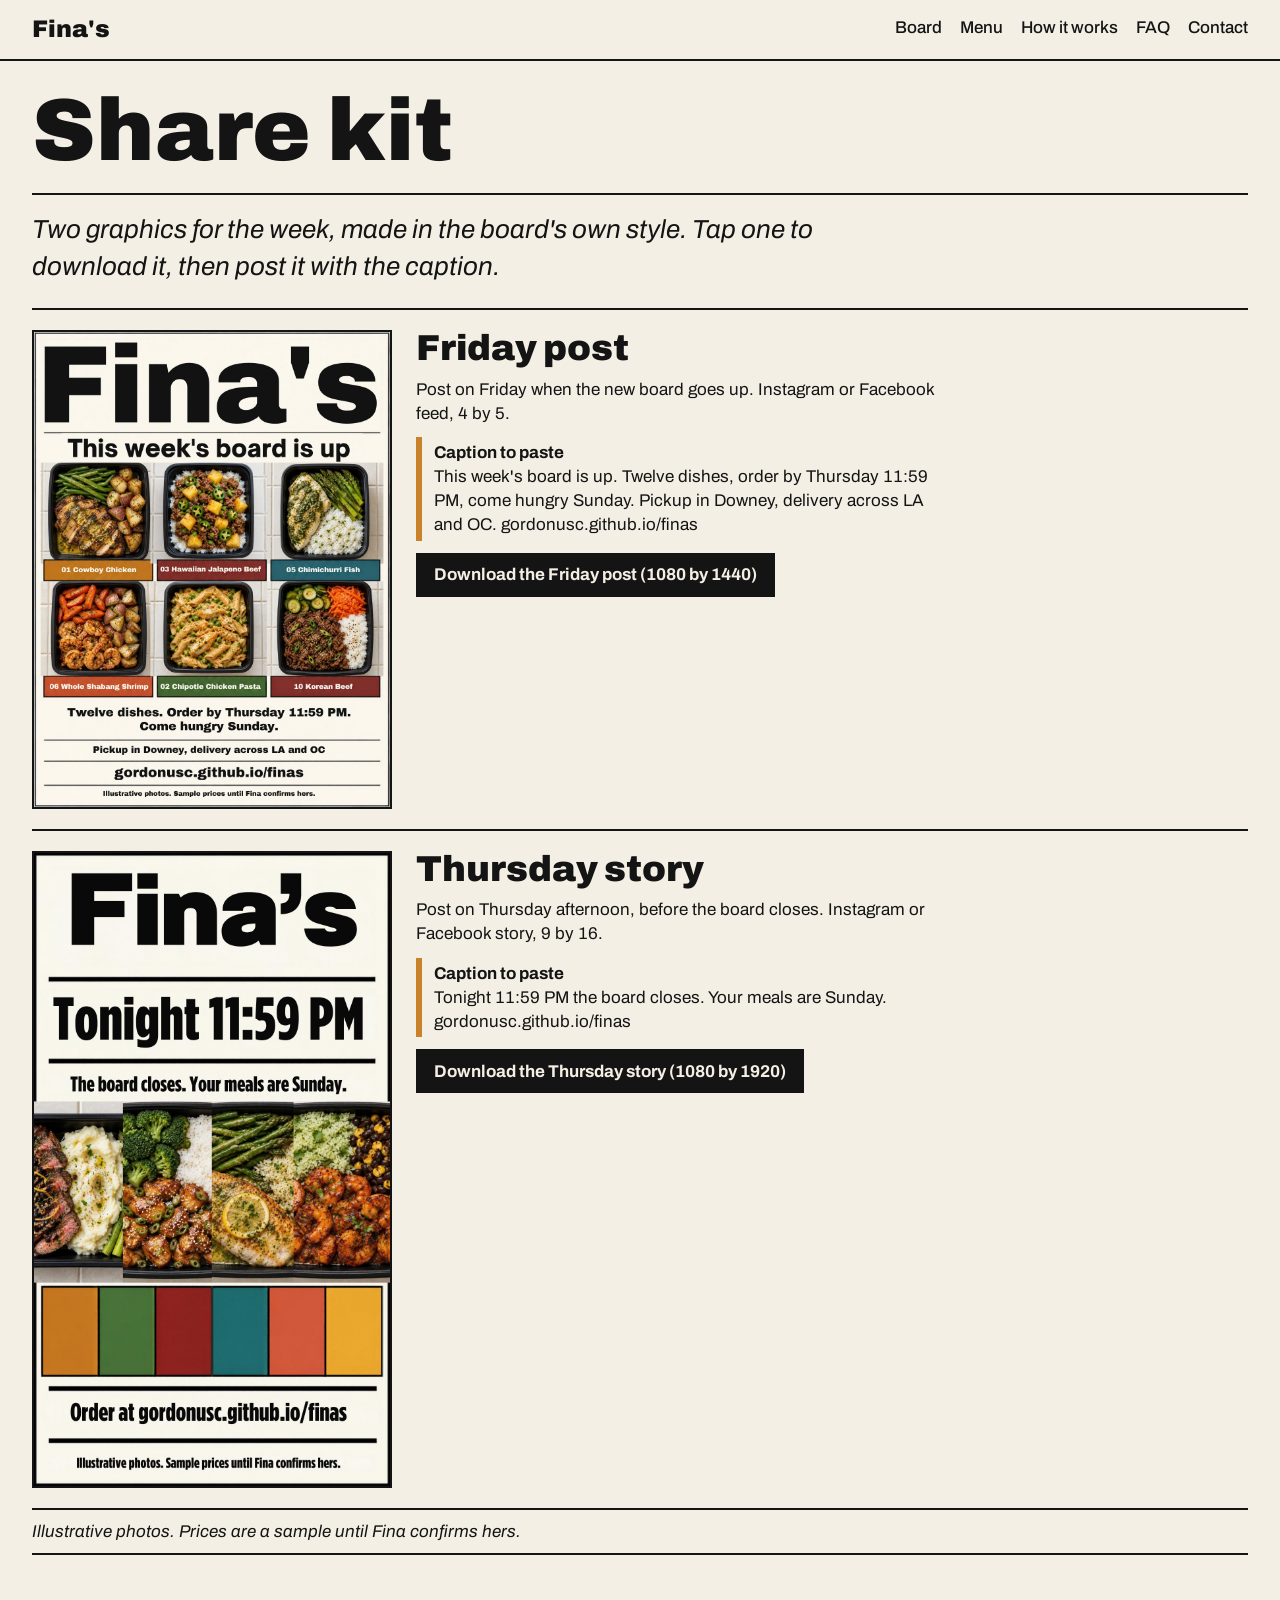
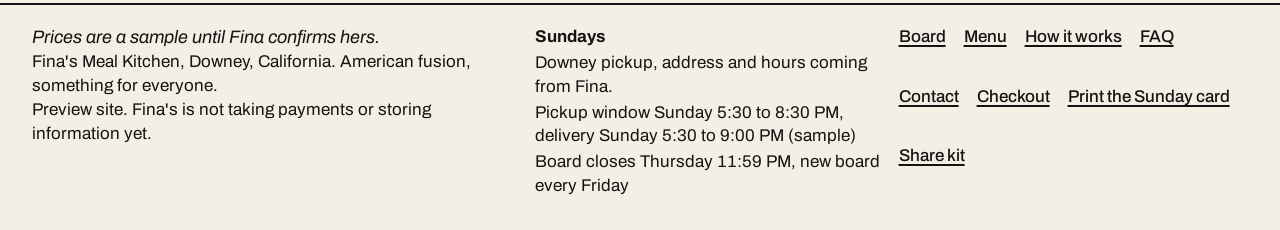
<file: share.html>
<!DOCTYPE html>
<html lang="en" class="no-js">
<head>
<!-- STYLE: Lance Wyman and Otl Aicher, The Market Board (pictogram board with a receipt tape and a price thermometer) | WHY: every dish visible at once and the price falling in view wins the first minute on a phone, which is where meal prep is ordered on Thursday night | ALT: Paula Scher and Emory Douglas, The Kitchen Pass (dark horizontal ticket rail), a better poster and a slower order form -->
<meta charset="utf-8">
<meta name="viewport" content="width=device-width, initial-scale=1">
<title>Share kit, Fina&#x27;s</title>
<meta name="description" content="Two ready to post graphics for Fina&#x27;s: the Friday board announcement and the Thursday close reminder, with captions.">
<meta name="color-scheme" content="light dark">
<meta name="theme-color" content="#F4EFE4">
<link rel="icon" href="./favicon.svg" type="image/svg+xml">
<link rel="apple-touch-icon" href="./apple-touch-icon.png">
<meta property="og:type" content="website">
<meta property="og:site_name" content="Fina's Meal Kitchen">
<meta property="og:title" content="Share kit, Fina&#x27;s">
<meta property="og:description" content="Two ready to post graphics for Fina&#x27;s: the Friday board announcement and the Thursday close reminder, with captions.">
<meta property="og:url" content="https://gordonusc.github.io/finas/share.html">
<meta property="og:image" content="https://gordonusc.github.io/finas/img/og.jpg">
<meta property="og:image:width" content="1200">
<meta property="og:image:height" content="630">
<meta property="og:image:alt" content="Fina's Sunday meal board: twelve dishes a week, order by Thursday, Sunday in Downey. Illustrative photo.">
<meta name="twitter:card" content="summary_large_image">
<link rel="preconnect" href="https://fonts.googleapis.com">
<link rel="preconnect" href="https://fonts.gstatic.com" crossorigin>
<link rel="stylesheet" href="https://fonts.googleapis.com/css2?family=Archivo:ital,wght@0,400;0,500;0,700;0,900;1,400;1,700&amp;display=swap">
<link rel="stylesheet" href="./styles.css">
</head>
<body data-page="share">
<svg class="sprite" aria-hidden="true" focusable="false">
  <symbol id="p-circle" viewBox="0 0 48 48"><circle cx="24" cy="24" r="18"/></symbol>
  <symbol id="p-square" viewBox="0 0 48 48"><rect x="7" y="7" width="34" height="34"/></symbol>
  <symbol id="p-triangle" viewBox="0 0 48 48"><path d="M24 6 44 42H4z"/></symbol>
  <symbol id="p-wave" viewBox="0 0 48 48"><path d="M2 18c6 0 6-8 12-8s6 8 12 8 6-8 12-8 6 8 10 8v8c-4 0-4-8-10-8s-6 8-12 8-6-8-12-8-6 8-12 8zm0 14c6 0 6-8 12-8s6 8 12 8 6-8 12-8 6 8 10 8v8c-4 0-4-8-10-8s-6 8-12 8-6-8-12-8-6 8-12 8z"/></symbol>
  <symbol id="p-ribbon" viewBox="0 0 48 48"><path d="M6 8h36v8H6zm0 12h36v8H6zm0 12h36v8H6z"/></symbol>
  <symbol id="p-egg" viewBox="0 0 48 48"><path d="M24 4c8 0 16 14 16 26a16 16 0 0 1-32 0C8 18 16 4 24 4z"/></symbol>
  <symbol id="i-plus" viewBox="0 0 24 24"><path d="M10 3h4v7h7v4h-7v7h-4v-7H3v-4h7z"/></symbol>
  <symbol id="i-minus" viewBox="0 0 24 24"><path d="M3 10h18v4H3z"/></symbol>
</svg>
<p id="live" class="visually-hidden" aria-live="polite" aria-atomic="true"></p>
<header class="masthead">
  <a class="mark" href="./index.html">Fina's</a>
  <nav aria-label="Pages">
    <a href="./index.html">Board</a>
    <a href="./menu.html">Menu</a>
    <a href="./how.html">How it works</a>
    <a href="./faq.html">FAQ</a>
    <a href="./contact.html">Contact</a>
  </nav>
</header>

<main class="page">
  <h1>Share kit</h1>
  <p class="lede">Two graphics for the week, made in the board's own style. Tap one to download it, then post it with the caption.</p>
  <div class="kits">
    <figure class="kit">
      <a href="./img/share-friday-post.jpg" download><img src="./img/share-friday-post.jpg" width="1080" height="1440" alt="Friday post for Fina's, illustrative photos" loading="lazy" decoding="async"></a>
      <figcaption>
        <h2>Friday post</h2>
        <p>Post on Friday when the new board goes up. Instagram or Facebook feed, 4 by 5.</p>
        <p class="kit-cap"><strong>Caption to paste</strong><br>This week&#x27;s board is up. Twelve dishes, order by Thursday 11:59 PM, come hungry Sunday. Pickup in Downey, delivery across LA and OC. gordonusc.github.io/finas</p>
        <p><a class="btn btn-ink" href="./img/share-friday-post.jpg" download>Download the Friday post (1080 by 1440)</a></p>
      </figcaption>
    </figure>
    <figure class="kit">
      <a href="./img/share-thursday-story.jpg" download><img src="./img/share-thursday-story.jpg" width="1080" height="1920" alt="Thursday story for Fina's, illustrative photos" loading="lazy" decoding="async"></a>
      <figcaption>
        <h2>Thursday story</h2>
        <p>Post on Thursday afternoon, before the board closes. Instagram or Facebook story, 9 by 16.</p>
        <p class="kit-cap"><strong>Caption to paste</strong><br>Tonight 11:59 PM the board closes. Your meals are Sunday. gordonusc.github.io/finas</p>
        <p><a class="btn btn-ink" href="./img/share-thursday-story.jpg" download>Download the Thursday story (1080 by 1920)</a></p>
      </figcaption>
    </figure>
  </div>
  <p class="sample">Illustrative photos. Prices are a sample until Fina confirms hers.</p>
</main>
<footer class="foot">
  <div>
    <p class="sample-line">Prices are a sample until Fina confirms hers.</p>
    <p>Fina's Meal Kitchen, Downey, California. American fusion, something for everyone.</p>
    <p>Preview site. Fina's is not taking payments or storing information yet.</p>
  </div>
  <div class="hours">
    <strong>Sundays</strong>
    <span>Downey pickup, address and hours coming from Fina.</span>
    <span>Pickup window Sunday 5:30 to 8:30 PM, delivery Sunday 5:30 to 9:00 PM (sample)</span>
    <span>Board closes Thursday 11:59 PM, new board every Friday</span>
  </div>
  <nav aria-label="Footer">
    <a href="./index.html">Board</a>
    <a href="./menu.html">Menu</a>
    <a href="./how.html">How it works</a>
    <a href="./faq.html">FAQ</a>
    <a href="./contact.html">Contact</a>
    <a href="./checkout.html">Checkout</a>
    <a href="./card.html">Print the Sunday card</a>
    <a href="./share.html">Share kit</a>
  </nav>
</footer>
<script src="./app.js"></script>
</body>
</html>
</file>
<file: styles.css>
/* Fina's, The Market Board. One grotesque (Archivo), square corners, flat blocks, big numerals. */

:root {
  --board: #F4EFE4;
  --ink: #141414;
  --chicken: #C8822A;
  --beef: #7A2E2E;
  --fish: #1F6F78;
  --plant: #3F7D3A;
  --shrimp: #D96A4A;
  --breakfast: #E2B13C;
  --pasta: #3F7D3A;
  --on-pasta: #FFFFFF;
  --on-chicken: #141414;
  --on-beef: #FFFFFF;
  --on-fish: #FFFFFF;
  --on-plant: #FFFFFF;
  --on-shrimp: #141414;
  --on-breakfast: #141414;
  --rule: 2px solid var(--ink);
  --thin: 1px solid var(--ink);
  --tap: 44px;
  --pad: clamp(12px, 3vw, 32px);
  color-scheme: light dark;
}

@media (prefers-color-scheme: dark) {
  :root {
    --board: #141414;
    --ink: #F4EFE4;
  }
}

* { box-sizing: border-box; }

html { background: var(--board); }

body {
  margin: 0;
  background: var(--board);
  color: var(--ink);
  font-family: Archivo, "Helvetica Neue", Arial, sans-serif;
  font-size: 17px;
  line-height: 1.4;
  font-variant-numeric: tabular-nums;
  -webkit-text-size-adjust: 100%;
}

h1, h2, h3, h4 { margin: 0; line-height: 1.05; font-weight: 900; text-wrap: balance; }
p { margin: 0; text-wrap: pretty; }
em, i { font-style: italic; }
a { color: inherit; text-underline-offset: 3px; text-decoration-thickness: 2px; }
img, video { display: block; max-width: 100%; height: auto; }
button, input, select, output { font: inherit; color: inherit; }
button { cursor: pointer; }

:focus-visible { outline: 3px solid var(--ink); outline-offset: 2px; }

.visually-hidden {
  position: absolute !important;
  width: 1px; height: 1px; overflow: hidden; clip: rect(0 0 0 0); white-space: nowrap;
}

.no-js .js-only { display: none !important; }
@media (min-width: 640px) { .short { display: none !important; } }
.js .no-js-only { display: none !important; }

.sprite { position: absolute; width: 0; height: 0; overflow: hidden; }

/* Masthead */
.masthead {
  display: flex; flex-wrap: wrap; align-items: center; gap: 8px 24px;
  padding: 10px var(--pad);
  border-bottom: var(--rule);
}
.masthead .mark { font-weight: 900; font-size: 24px; text-decoration: none; margin-right: auto; }
.masthead nav { display: flex; flex-wrap: wrap; gap: 4px 18px; font-weight: 500; }
.masthead nav a { text-decoration: none; padding: 6px 0; border-bottom: 3px solid transparent; }
.masthead nav a[aria-current="page"] { border-bottom-color: var(--ink); }
.masthead nav a:hover { text-decoration: underline; }

/* Buttons and controls: square, 44 px tall */
.btn {
  display: inline-flex; align-items: center; justify-content: center; gap: 8px;
  min-height: var(--tap); padding: 8px 16px;
  border: var(--rule); border-radius: 0; background: var(--board); color: var(--ink);
  font-weight: 700; text-decoration: none; text-align: center;
}
.btn:hover { background: var(--ink); color: var(--board); }
.btn-ink { background: var(--ink); color: var(--board); }
.btn-ink:hover { background: var(--board); color: var(--ink); }
.btn[aria-disabled="true"] { opacity: 0.72; cursor: default; }
.btn[aria-disabled="true"]:hover { background: var(--board); color: var(--ink); }

.field {
  min-height: var(--tap); padding: 8px 12px;
  border: var(--rule); border-radius: 0; background: var(--board); color: var(--ink);
  width: 100%; max-width: 100%;
}
select.field { appearance: none; -webkit-appearance: none; padding-right: 36px; background-image: none; }
label.lbl { display: block; font-weight: 700; margin-bottom: 6px; }

.seg { display: inline-flex; border: var(--rule); }
.seg button {
  min-height: var(--tap); min-width: 72px; padding: 8px 14px;
  border: 0; border-right: var(--rule); border-radius: 0;
  background: var(--board); color: var(--ink); font-weight: 700;
}
.seg button:last-child { border-right: 0; }
.seg button[aria-pressed="true"] { background: var(--ink); color: var(--board); }
.seg button:focus-visible { outline-offset: -4px; }

input[type="checkbox"], input[type="radio"] {
  width: 24px; height: 24px; margin: 0; accent-color: var(--ink); border-radius: 0;
  flex: none;
}
.check { display: flex; align-items: flex-start; gap: 12px; min-height: var(--tap); padding: 6px 0; }
.check span { padding-top: 1px; }

/* Page frame */
.page { padding: 0 var(--pad) 48px; }
.page > h1 { font-size: clamp(40px, 7vw, 88px); padding: 24px 0 16px; border-bottom: var(--rule); }
.page .lede { font-size: clamp(20px, 2.4vw, 26px); font-style: italic; padding: 16px 0; max-width: 60ch; }
.prose { max-width: 70ch; }
.prose h2 { font-size: clamp(26px, 3.2vw, 36px); padding: 28px 0 8px; margin-top: 16px; border-top: var(--rule); }
.prose h3 { font-size: 20px; padding: 16px 0 4px; }
.prose p, .prose li { margin: 8px 0; }
.prose ul, .prose ol { padding-left: 24px; }
.prose dl div { display: grid; grid-template-columns: minmax(120px, 1fr) 3fr; gap: 0 16px; padding: 10px 0; border-bottom: var(--thin); }
.prose dt { font-weight: 700; }
.prose dd { margin: 0; }
.big { font-size: clamp(32px, 5vw, 56px); font-weight: 900; line-height: 1; }

table.grid { border-collapse: collapse; width: 100%; border: var(--rule); }
table.grid th, table.grid td { border: var(--thin); padding: 10px 12px; text-align: left; vertical-align: top; }
table.grid th { font-weight: 700; background: var(--ink); color: var(--board); border-color: var(--board); }
table.grid tbody th { background: transparent; color: inherit; border-color: var(--ink); }
table.grid td.num, table.grid th.num { text-align: right; }
.scroll-x { overflow-x: auto; max-width: 100%; }

/* Sample notice */
.sample {
  display: flex; gap: 12px; align-items: baseline;
  padding: 10px 0; border-bottom: var(--rule);
  font-style: italic;
}
.sample strong { font-style: normal; }

/* Hero strip (index) */
.hero {
  display: grid; grid-template-columns: 1fr; gap: 0;
  border-bottom: var(--rule);
}
.hero-name { padding: 16px 0 8px; }
.hero-name h1 { font-size: clamp(64px, 14vw, 180px); font-weight: 900; line-height: 0.9; }
.hero-name p { font-size: clamp(20px, 2.6vw, 30px); font-style: italic; padding: 10px 0 8px; max-width: 24ch; }
.hero-facts { display: grid; grid-template-columns: 1fr; }
.fact { padding: 12px 0; border-top: var(--rule); }
.fact .k { font-weight: 700; display: block; }
.fact .v { font-size: clamp(28px, 4.5vw, 48px); font-weight: 900; line-height: 1.1; display: block; }
.fact .v em { font-weight: 900; }
.fact .s { display: block; padding-top: 4px; }
.zip-form { display: flex; gap: 8px; max-width: 420px; padding-top: 6px; }
.zip-form input { width: 9ch; flex: none; font-size: 22px; font-weight: 700; }
.zip-form button { flex: none; }
.zip-answer { font-weight: 700; padding-top: 8px; min-height: 1.4em; }
.zip-table { padding-top: 6px; }
.fees { display: none; padding-top: 4px; }
.fees summary { font-weight: 700; cursor: pointer; min-height: 32px; display: flex; align-items: center; list-style: none; }
.fees summary::-webkit-details-marker { display: none; }
.fees summary::before { content: "+"; display: inline-block; width: 22px; font-size: 22px; font-weight: 900; }
.fees[open] summary::before { content: "\2212"; }
.fees .zip-table { font-size: 15px; padding: 4px 0 6px; }

@media (min-width: 900px) {
  .hero { grid-template-columns: 1.2fr 1fr; }
  .hero-name { border-right: var(--rule); padding-right: 24px; }
  .hero-facts { padding-left: 24px; }
  .hero-facts .fact:first-child { border-top: 0; }
}

/* The board: tiles left, tape right */
.board {
  display: grid; grid-template-columns: 1fr; gap: 0;
}
@media (min-width: 1000px) {
  .hero { grid-template-columns: minmax(0, 1fr) minmax(0, 1fr); max-height: 300px; overflow: hidden; }
  .hero-name { padding: 10px 24px 10px 0; min-width: 0; }
  .hero-name h1 { font-size: 96px; line-height: 0.9; }
  .hero-name p { font-size: 20px; padding: 8px 0 0; max-width: none; white-space: nowrap; overflow: hidden; text-overflow: ellipsis; }
  .hero-facts { grid-template-columns: 1fr 1fr; align-content: start; }
  .fact { padding: 8px 0; }
  .fact.when { border-top: 0; }
  .fact.closes { border-top: 0; border-left: var(--rule); padding-left: 16px; }
  .fact.zip { grid-column: 1 / -1; }
  .fact .k { font-size: 15px; }
  .fact .v { font-size: 26px; }
  .fact .s { display: none; }
  .zip-answer:empty { display: none; }
  .zip-table.desk { display: none; }
  .fees { display: block; }
  .js .price-grid { display: none; }
  .price-line.more { display: none; }
  .fills { padding: 8px 0; }
  .plan summary { min-height: 40px; padding: 2px 0; }
  .board { grid-template-columns: minmax(0, 1fr) 360px; }
  .tape-col { border-left: var(--rule); }
  .tape { position: sticky; top: 0; max-height: 100vh; overflow: auto; }
}

.board-head { padding: 14px 0; display: flex; flex-wrap: wrap; gap: 12px 28px; align-items: flex-end; border-bottom: var(--rule); }
.board-head h2 { font-size: clamp(30px, 4vw, 44px); margin-right: auto; }
.switch { display: grid; gap: 4px; }
.switch .k { font-weight: 700; }
.price-line { width: 100%; font-size: 18px; }
.price-line strong { font-size: 24px; }

.price-grid { display: grid; grid-template-columns: auto 1fr 1fr; border: var(--rule); max-width: 420px; }
.price-grid > * { padding: 8px 10px; border-right: var(--thin); border-bottom: var(--thin); }
.price-grid > *:nth-child(3n) { border-right: 0; }
.price-grid > *:nth-last-child(-n+3) { border-bottom: 0; }
.price-grid .h { font-weight: 700; }
.price-grid .v { font-weight: 900; font-size: 20px; }
.price-grid .v[data-active="true"] { background: var(--ink); color: var(--board); }

.fills { display: flex; gap: 8px; padding: 12px 0; overflow-x: auto; border-bottom: var(--rule); }
.fills .btn { flex: none; }
.plan { border-bottom: var(--rule); }
.plan summary { min-height: var(--tap); display: flex; align-items: center; font-weight: 700; cursor: pointer; padding: 6px 0; list-style: none; }
.plan summary::-webkit-details-marker { display: none; }
.plan summary::before { content: "+"; display: inline-block; width: 28px; font-size: 26px; font-weight: 900; }
.plan[open] summary::before { content: "\2212"; }
.plan-body { display: grid; gap: 8px 24px; grid-template-columns: repeat(auto-fit, minmax(220px, 1fr)); padding: 4px 0 16px; align-items: center; }
.plan-body .row { display: flex; gap: 12px; align-items: center; }
.plan-body select { width: auto; }
.plan-note { grid-column: 1 / -1; font-weight: 700; min-height: 1.4em; }

.caption { font-style: italic; padding: 8px 0; }

/* Tiles: a printed grid, zero gap, ink rules */
.tiles {
  display: grid; grid-template-columns: 1fr;
  border-left: var(--rule); border-top: var(--rule); margin-top: 12px;
}
.tiles-foot { border-bottom: var(--rule); }
@media (min-width: 640px) { .tiles { grid-template-columns: repeat(2, minmax(0, 1fr)); } }
@media (min-width: 1240px) { .tiles { grid-template-columns: repeat(3, minmax(0, 1fr)); } }

.tile {
  display: grid; grid-template-columns: 1fr; gap: 0;
  border-right: var(--rule); border-bottom: var(--rule);
  background: var(--board);
}
.tile-head {
  display: flex; align-items: center; gap: 10px; padding: 6px 10px; min-height: 48px;
  font-weight: 700; font-size: 18px;
}
.tile-head .num { font-size: 32px; font-weight: 900; line-height: 1; }
.tile-head .pict { width: 28px; height: 28px; fill: currentColor; }
.tile-head .kind { margin-left: auto; }
.tile-img { position: relative; aspect-ratio: 4 / 3; overflow: hidden; }
.tile-img .pict-big {
  position: absolute; left: 50%; top: 50%; width: 40%; height: 40%;
  transform: translate(-50%, -50%); fill: currentColor; opacity: 0.9;
}
.tile-img img { position: absolute; inset: 0; width: 100%; height: 100%; object-fit: cover; }
.tile-body { padding: 12px 12px 12px; }
.tile-body h3 { font-size: 24px; }
.tile-body .parts { padding-top: 4px; }
.macros { display: grid; grid-template-columns: repeat(4, 1fr); gap: 4px; margin: 12px 0 0; padding: 10px 0 0; border-top: var(--thin); }
.macros div { display: flex; flex-direction: column-reverse; }
.macros dd { margin: 0; font-size: 26px; font-weight: 900; line-height: 1; }
.macros dt { font-size: 14px; }
.allergens { display: flex; flex-wrap: wrap; gap: 6px; list-style: none; margin: 10px 0 0; padding: 0; min-height: 26px; }
.allergens .hot { background: var(--ink); color: var(--board); border-color: var(--ink); }
.allergens li { border: var(--thin); padding: 1px 8px; font-size: 14px; font-weight: 700; }
.allergens .none { border: 0; padding: 0; font-weight: 400; font-style: italic; }
.ctl { display: flex; align-items: center; gap: 0; margin-top: 12px; border-top: var(--rule); }
.ctl button {
  width: 56px; height: 56px; flex: none;
  border: 0; border-right: var(--rule); border-radius: 0;
  background: var(--board); color: var(--ink); display: grid; place-items: center;
}
.ctl button svg { width: 24px; height: 24px; fill: currentColor; }
.ctl button:hover { background: var(--ink); color: var(--board); }
.ctl button:focus-visible { outline-offset: -4px; }
.ctl .qty { width: 56px; height: 56px; flex: none; display: grid; place-items: center; font-size: 28px; font-weight: 900; border-right: var(--rule); }
.ctl .price { margin-left: auto; padding: 0 12px; font-size: 22px; font-weight: 900; }
.tile[data-qty]:not([data-qty="0"]) .qty { background: var(--ink); color: var(--board); }

@media (max-width: 639px) {
  .masthead { padding: 6px var(--pad); }
  .masthead nav { font-size: 15px; gap: 4px 12px; }
  body[data-page="board"] .masthead .mark { display: none; }
  .hero-name { padding: 6px 0 0; }
  .hero-name h1 { font-size: 44px; }
  .hero-name p { font-size: 16px; padding: 2px 0 6px; max-width: none; white-space: nowrap; overflow: hidden; text-overflow: ellipsis; }
  .long { display: none !important; }
  .hero-facts { grid-template-columns: 1fr; }
  .fact { padding: 6px 0; }
  .fact .s { display: none; }
  .fact.when .k { display: none; }
  .fact.when .v { font-size: 22px; line-height: 1.15; }
  .fact.closes { border-top: 0; padding-top: 0; display: flex; flex-wrap: wrap; gap: 0 6px; font-size: 15px; }
  .fact.closes .k { font-size: 15px; }
  .fact.closes .v { font-size: 15px; font-weight: 700; display: inline; }
  .zip-form { padding-top: 0; }
  .zip-form input { font-size: 18px; }
  .zip-answer { padding-top: 6px; min-height: 0; }
  .zip-answer:empty { display: none; }
  .zip-table.desk { display: none; }
  .fees { display: block; }
  .sample { padding: 6px 0; font-size: 15px; }
  .sample .lead, .sample .more { display: none; }
  .board-head { padding: 8px 0; gap: 6px 12px; align-items: center; }
  .board-head h2 { position: absolute; width: 1px; height: 1px; overflow: hidden; clip: rect(0 0 0 0); white-space: nowrap; }
  .board-head { position: relative; }
  .switch { position: relative; }
  .switch .k { position: absolute; width: 1px; height: 1px; overflow: hidden; clip: rect(0 0 0 0); white-space: nowrap; }
  .seg button { min-width: 64px; padding: 8px 10px; }
  .js .price-grid { display: none; }
  .price-line { font-size: 15px; }
  .price-line strong { font-size: 18px; }
  .price-line.more { display: none; }
  .fills { padding: 8px 0; }
  .fills .btn { min-height: 44px; padding: 6px 8px; font-size: 15px; }
  .board-main { display: flex; flex-direction: column; }
  .board-main > .board-head { order: 1; }
  .board-main > .tiles { order: 2; }
  .board-main > .tiles-foot { order: 3; }
  .board-main > .caption.before { order: 4; }
  .board-main > .fills { order: 5; display: grid; grid-template-columns: 1fr 1fr; overflow: visible; }
  .board-main > .plan { order: 6; border-top: 0; }
  .board-main > .caption.after { order: 7; }
  .board-main > .extras { order: 8; }
  .caption { padding: 4px 0; font-size: 14px; }
  .caption .more { display: none; }
  .tiles { margin-top: 0; border-top: 0; }
  .tile { grid-template-columns: 104px minmax(0, 1fr); grid-template-rows: auto 1fr auto; }
  .tile-head { grid-column: 1 / -1; min-height: 36px; padding: 2px 10px; font-size: 16px; }
  .tile-head .num { font-size: 24px; }
  .tile-head .pict { width: 22px; height: 22px; }
  .tile-img { grid-row: 2 / 4; aspect-ratio: auto; height: 100%; min-height: 104px; }
  .tile-body { padding: 6px 10px 0; }
  .tile-body h3 { font-size: 19px; }
  .allergens { margin-top: 4px; min-height: 0; }
  .ctl { grid-column: 2; margin-top: 4px; border-top: var(--thin); }
  .ctl button, .ctl .qty { width: 48px; height: 48px; }
  .ctl .qty { font-size: 22px; }
  .ctl .price { font-size: 18px; padding: 0 8px; }
}



/* Hero media tile: lives on the board, no text over it; the rhythm fills the rest of the cell */
.media-tile { display: flex; flex-direction: column; border-right: var(--rule); border-bottom: var(--rule); background: var(--board); color: var(--ink); }
.media-tile .frame { position: relative; aspect-ratio: 1280 / 648; overflow: hidden; background: var(--chicken); color: var(--on-chicken); }
.media-tile video, .media-tile img { position: absolute; inset: 0; width: 100%; height: 100%; object-fit: cover; }
.media-tile .pict-big { position: absolute; left: 50%; top: 50%; width: 30%; height: 30%; transform: translate(-50%, -50%); fill: currentColor; }
.media-tile .cap { padding: 8px 10px; font-style: italic; border-top: var(--rule); border-bottom: var(--rule); }
.rhythm { flex: 1; margin: 0; padding: 4px 10px 10px; display: grid; align-content: start; gap: 0; }
.rhythm div { display: grid; grid-template-columns: 1fr; padding: 8px 0; border-bottom: var(--thin); }
.rhythm div:last-child { border-bottom: 0; }
.rhythm dt { font-weight: 900; font-size: 20px; }
.rhythm dd { margin: 0; }
@media (max-width: 639px) { .media-tile { order: 99; } }

/* Extras */
.extras { padding: 16px 0; border-bottom: var(--rule); }
.extras h2 { font-size: clamp(26px, 3.2vw, 36px); }
.extras .rule-note { padding: 6px 0 10px; font-weight: 700; }
.sauces { display: grid; grid-template-columns: 1fr; border-left: var(--rule); border-top: var(--rule); }
@media (min-width: 640px) { .sauces { grid-template-columns: repeat(2, 1fr); } }
@media (min-width: 1240px) { .sauces { grid-template-columns: repeat(4, 1fr); } }
.sauce { border-right: var(--rule); border-bottom: var(--rule); }
.sauce .name { padding: 10px 12px 0; font-weight: 700; font-size: 19px; }
.sauce .meta { padding: 0 12px 8px; font-size: 14px; }
.sauce .ctl { margin-top: 0; }

/* Receipt tape */
.tape { padding: 0 0 24px; }
.tape-inner { padding: 14px var(--pad) 0; }
@media (min-width: 1000px) { .tape-inner { padding: 14px 20px 0; } }
.tape h2 { font-size: 30px; }
.tape .sunday { font-size: 18px; padding: 4px 0 10px; border-bottom: var(--rule); }
.tape .sunday strong { font-weight: 900; }
.lines { list-style: none; margin: 0; padding: 0; min-height: 56px; }
.lines li { display: grid; grid-template-columns: 2.4em 1fr auto; gap: 0 8px; padding: 8px 0; border-bottom: var(--thin); align-items: baseline; }
.lines li .q { font-weight: 900; font-size: 20px; }
.lines li .n { font-weight: 500; }
.lines li .n small { display: block; font-size: 14px; }
.lines li .a { font-weight: 900; font-size: 20px; }
.lines li.empty { grid-template-columns: 1fr; font-style: italic; }
.lines li.free .a { font-weight: 700; font-size: 16px; }

.ladder { padding: 12px 0; border-bottom: var(--rule); }
.ladder .k { font-weight: 700; display: block; padding-bottom: 6px; }
.therm { position: relative; height: 28px; border: var(--rule); }
.therm .fill { position: absolute; left: 0; top: 0; bottom: 0; width: 0; background: var(--ink); }
.therm .mark { position: absolute; top: 0; bottom: 0; width: 2px; background: var(--ink); }
.therm .mark[data-at="5"] { left: calc(100% / 3); }
.therm .mark[data-at="10"] { left: calc(200% / 3); }
.therm-labels { display: grid; grid-template-columns: 1fr 1fr 1fr; font-weight: 700; font-size: 15px; padding-top: 4px; }
.therm-labels span:nth-child(2) { text-align: center; }
.therm-labels span:nth-child(3) { text-align: right; }
.ladder .next { font-size: 18px; padding-top: 8px; font-weight: 500; }
.ladder .next strong { font-weight: 900; }
.ladder .saved { font-weight: 900; font-size: 22px; padding-top: 4px; }

.totals { padding: 10px 0; }
.totals div { display: flex; justify-content: space-between; gap: 12px; padding: 4px 0; }
.totals .total { border-top: var(--rule); margin-top: 6px; padding-top: 10px; font-size: 30px; font-weight: 900; }
.totals .delivery small { font-weight: 400; font-size: 15px; }
.tape-actions { display: grid; gap: 8px; padding-top: 8px; }
.tape-actions .btn { width: 100%; }
.tape-actions .pair { display: grid; grid-template-columns: 1fr 1fr; gap: 8px; }
.tape-msg { min-height: 1.4em; font-weight: 700; padding-top: 6px; }

@media (prefers-reduced-motion: no-preference) {
  .lines li.print { animation: print 320ms ease-out both; }
  @keyframes print { from { transform: translateY(-8px); opacity: 0; clip-path: inset(0 0 100% 0); } to { transform: none; opacity: 1; clip-path: inset(0); } }
  .tile .qty.stamp { animation: stamp 260ms ease-out; }
  @keyframes stamp { 0% { transform: scale(1.35); } 100% { transform: none; } }
  .therm .fill { transition: width 400ms ease-out; }
}

/* Phone: sticky bottom tally, square */
.tally { display: none; background: var(--ink); color: var(--board); }
@media (max-width: 999px) {
  body.has-tally { padding-bottom: 72px; }
  .tally {
    position: fixed; left: 0; right: 0; bottom: 0; z-index: 20;
    display: flex; align-items: stretch; height: 64px;
    background: var(--ink); color: var(--board); border-top: 2px solid var(--board);
  }
  .tally .sum { flex: 1; display: flex; align-items: center; gap: 16px; padding: 0 var(--pad); font-weight: 900; font-size: 22px; }
  .tally .sum .meals { font-size: 16px; font-weight: 700; }
  .tally button {
    border: 0; border-left: 2px solid var(--board); border-radius: 0; background: var(--ink); color: var(--board);
    font-weight: 700; padding: 0 18px; min-width: 96px;
  }
  .tally button[aria-expanded="true"] { background: var(--board); color: var(--ink); }
  .tape-col { display: none; }
  body.tape-open .tape-col {
    display: block; position: fixed; left: 0; right: 0; bottom: 64px; top: 0; z-index: 19;
    background: var(--board); border-top: var(--rule); overflow: auto;
  }
}

/* Checkout */
.co { display: grid; grid-template-columns: 1fr; gap: 0; }
@media (min-width: 1000px) {
  .co { grid-template-columns: minmax(0, 1fr) 400px; }
  .co-side { border-left: var(--rule); padding-left: 24px; }
  .co-side .tape { position: sticky; top: 0; }
}
.co-main { padding-right: 0; }
@media (min-width: 1000px) { .co-main { padding-right: 24px; } }
.notice { border: var(--rule); padding: 14px 16px; margin: 16px 0; font-weight: 700; }
.notice.preview { background: var(--breakfast); color: var(--on-breakfast); border-color: var(--on-breakfast); }
.step { padding: 20px 0; border-bottom: var(--rule); }
.step h2 { font-size: 28px; padding-bottom: 10px; }
.step h2 .n { display: inline-grid; place-items: center; width: 40px; height: 40px; background: var(--ink); color: var(--board); margin-right: 10px; font-size: 22px; vertical-align: middle; }
.choices { display: grid; grid-template-columns: 1fr 1fr; border: var(--rule); max-width: 520px; }
.choices label { display: flex; gap: 10px; align-items: center; min-height: 56px; padding: 8px 12px; border-right: var(--rule); cursor: pointer; font-weight: 700; }
.choices label:last-child { border-right: 0; }
.choices label:has(input:checked) { background: var(--ink); color: var(--board); }
.choices input { accent-color: var(--board); }
.fields { display: grid; gap: 12px; grid-template-columns: 1fr 1fr; max-width: 720px; }
.fields .wide { grid-column: 1 / -1; }
@media (max-width: 600px) { .fields { grid-template-columns: 1fr; } }
.heat { display: grid; grid-template-columns: repeat(6, 1fr); gap: 6px; max-width: 720px; align-items: end; }
.heat label { display: grid; gap: 6px; cursor: pointer; text-align: center; font-weight: 700; font-size: 14px; }
.heat .bar { height: 72px; display: flex; align-items: flex-end; border-bottom: var(--rule); }
.heat .bar i { display: block; width: 100%; background: var(--ink); }
.heat .bar i.b1 { height: 25%; }
.heat .bar i.b2 { height: 55%; }
.heat .bar i.b3 { height: 100%; }
.heat label:has(input:checked) .t { background: var(--ink); color: var(--board); }
.heat .t { padding: 6px 2px; min-height: var(--tap); display: grid; place-items: center; line-height: 1.1; }
.heat input { position: absolute; opacity: 0; width: 1px; height: 1px; }
.heat label:has(input:focus-visible) { outline: 3px solid var(--ink); outline-offset: 2px; }
.heat-key { display: flex; gap: 16px; padding: 10px 0; font-size: 14px; font-weight: 700; }
.heat-key i { display: inline-block; width: 14px; height: 14px; background: var(--ink); vertical-align: middle; margin-right: 6px; }
.confirm { padding: 24px 0; }
.confirm .num { font-size: clamp(40px, 8vw, 80px); font-weight: 900; line-height: 1; padding: 8px 0 16px; }
.confirm dl { max-width: 60ch; }

/* Menu: 57 dishes grouped by protein */
.filters { display: grid; gap: 12px 24px; padding: 14px 0; border-bottom: var(--rule); grid-template-columns: 1fr; }
@media (min-width: 900px) { .filters { grid-template-columns: minmax(240px, 1fr) 2fr 2fr; align-items: start; } .filters #menu-count { grid-column: 1 / -1; } }
.filters fieldset { border: 0; padding: 0; margin: 0; display: flex; flex-wrap: wrap; gap: 0 16px; }
.filters legend { font-weight: 700; padding: 0 0 4px; }
.filters .check { min-height: 40px; padding: 4px 0; }
.menu-group { padding: 10px 0 4px; }
.menu-group[hidden] { display: none; }
.menu-group h2 { display: flex; align-items: center; gap: 12px; font-size: clamp(28px, 3.6vw, 40px); padding: 18px 0 10px; }
.menu-group .gk { display: inline-grid; place-items: center; width: 44px; height: 44px; }
.menu-group .gk svg { width: 24px; height: 24px; fill: currentColor; }
.menu-group .gc { font-weight: 400; font-size: 20px; }
.menu-list { list-style: none; margin: 0; padding: 0; display: grid; grid-template-columns: 1fr; border-top: var(--rule); border-left: var(--rule); }
@media (min-width: 700px) { .menu-list { grid-template-columns: repeat(2, minmax(0, 1fr)); } }
@media (min-width: 1240px) { .menu-list { grid-template-columns: repeat(3, minmax(0, 1fr)); } }
.menu-item { display: grid; grid-template-columns: 88px 1fr; gap: 0 12px; align-items: start; border-right: var(--rule); border-bottom: var(--rule); min-height: 88px; }
.menu-item[hidden] { display: none; }
.menu-item .mk { position: relative; display: grid; place-items: center; width: 88px; height: 100%; min-height: 88px; overflow: hidden; }
.menu-item .mk svg { width: 32px; height: 32px; fill: currentColor; }
.menu-item .mk img { position: absolute; inset: 0; width: 100%; height: 100%; object-fit: cover; }
.menu-item .mt { padding: 10px 10px 10px 0; }
.menu-item h3 { font-size: 20px; }
.menu-item .allergens { margin-top: 6px; min-height: 0; }
.menu-item .on-board { grid-column: 2; font-weight: 700; font-size: 14px; padding: 0 0 10px; }
.menu-empty { padding: 24px 0; font-style: italic; font-size: 20px; }

/* Footer */
.foot { border-top: var(--rule); padding: 20px var(--pad) 32px; display: grid; gap: 14px; }
.foot .sample-line { font-style: italic; font-size: 18px; }
.foot nav { display: flex; flex-wrap: wrap; gap: 6px 18px; font-weight: 500; }
.foot .hours { display: grid; gap: 2px; }
.foot .hours strong { font-weight: 700; }
@media (min-width: 900px) { .foot { grid-template-columns: 1.4fr 1fr 1fr; } }

/* Sunday card: one printable US Letter page */
.card-tools { display: flex; gap: 12px; align-items: center; padding: 14px 0; }
.card { border: var(--rule); margin: 8px 0 24px; max-width: 8.5in; }
.card-head { display: flex; justify-content: space-between; align-items: flex-end; gap: 12px; padding: 12px 16px; border-bottom: var(--rule); }
.card-head h1 { font-size: 56px; line-height: 0.9; }
.card-sun { font-size: 20px; text-align: right; }
.card-sun strong { font-weight: 900; display: block; font-size: 24px; }
.card-cols { display: grid; grid-template-columns: 1fr; }
.card-dishes { list-style: none; margin: 0; padding: 0; }
.card-dishes li { display: grid; grid-template-columns: 56px 1fr auto; gap: 0 12px; align-items: center; border-bottom: var(--thin); min-height: 56px; }
.card-dishes li:last-child { border-bottom: 0; }
.card-dishes .cn { display: flex; flex-direction: column; align-items: center; justify-content: center; gap: 2px; width: 56px; height: 56px; font-weight: 900; font-size: 18px; line-height: 1; }
.card-dishes .cn svg { width: 16px; height: 16px; fill: currentColor; }
.card-dishes .cname { font-size: 15px; line-height: 1.25; }
.card-dishes .cpr { font-weight: 900; font-size: 18px; text-align: right; padding-right: 12px; line-height: 1.1; }
.card-dishes .cpr small { font-weight: 400; font-size: 12px; }
.card-side { padding: 10px 16px 14px; border-top: var(--rule); font-size: 14px; }
.card-side h2 { font-size: 15px; padding: 10px 0 2px; }
.card-side p { line-height: 1.35; }
.card-line { border-bottom: var(--rule); height: 36px; margin-top: 8px; }
.card-sample { font-style: italic; padding-top: 12px; }
@media (min-width: 700px) {
  .card-cols { grid-template-columns: 1.3fr 1fr; }
  .card-side { border-top: 0; border-left: var(--rule); }
}
@media print {
  @page { size: letter; margin: 0.4in; }
  html, body { background: #FFFFFF; color: #141414; }
  :root { --board: #FFFFFF; --ink: #141414; }
  .masthead, .foot, .card-tools, .tally, #live { display: none !important; }
  .page { padding: 0; }
  .card { margin: 0; max-width: none; border-width: 2px; break-inside: avoid; }
  .card-cols { grid-template-columns: 1.3fr 1fr; }
  .card-side { border-top: 0; border-left: var(--rule); }
  .card-head h1 { font-size: 48px; }
  .card-dishes li { min-height: 50px; }
  .card-dishes .cn { -webkit-print-color-adjust: exact; print-color-adjust: exact; }
  a { text-decoration: none; }
}

/* Hero strip: the week's twelve dishes as a printed contact sheet; each cell jumps to its tile */
.hero-strip { display: none; list-style: none; margin: 0; padding: 0; }
@media (min-width: 640px) {
  .hero-strip { display: grid; grid-template-columns: repeat(12, minmax(0, 1fr)); border-top: var(--rule); border-left: var(--rule); margin: 10px 0 8px; max-width: 720px; }
  .hero-strip li { border-right: var(--rule); border-bottom: var(--rule); }
  .hero-strip a { display: block; text-decoration: none; }
  .hero-strip img { width: 100%; aspect-ratio: 1; object-fit: cover; }
  .hero-strip .n { display: block; font-weight: 900; font-size: 14px; line-height: 1; padding: 3px 4px; }
  .hero-strip a:hover img, .hero-strip a:focus-visible img { opacity: 0.8; }
}
@media (min-width: 1000px) { .hero-strip { margin: 12px 0 0; } }
.tile { scroll-margin-top: 12px; }
.fact .remind { display: inline-block; font-weight: 700; padding: 6px 0 2px; }
@media (max-width: 639px) { .fact .remind { padding: 0; font-size: 15px; } }

/* How: the week drawn as a ten day line */
.week { margin: 8px 0 0; max-width: 960px; display: grid; grid-template-columns: repeat(10, minmax(0, 1fr)); border: var(--rule); }
.week-days { grid-column: 1 / -1; display: grid; grid-template-columns: subgrid; list-style: none; margin: 0; padding: 0; border-bottom: var(--rule); }
.week-days li { padding: 8px 4px; font-weight: 900; text-align: center; border-right: var(--thin); }
.week-days li:last-child { border-right: 0; }
.week-days .thu { background: var(--beef); color: var(--on-beef); }
.week-days .sun { background: var(--chicken); color: var(--on-chicken); }
.week-open { grid-column: 1 / 8; grid-row: 2; background: var(--ink); color: var(--board); padding: 10px 8px; font-weight: 700; }
.week-close { grid-column: 4 / 8; grid-row: 3; text-align: right; padding: 8px 8px 8px 0; font-weight: 700; border-right: 6px solid var(--beef); }
.week-sun { grid-column: 8 / 11; grid-row: 2 / 4; background: var(--chicken); color: var(--on-chicken); padding: 10px 8px; font-weight: 900; display: flex; align-items: flex-end; }
.week figcaption { grid-column: 1 / -1; grid-row: 4; padding: 10px 8px; border-top: var(--rule); font-style: italic; }
.week-remind { display: flex; flex-wrap: wrap; gap: 8px 16px; align-items: center; padding: 16px 0 0; max-width: 960px; }
@media (max-width: 639px) {
  .week-days li { font-size: 13px; padding: 6px 0; }
  .week-open, .week-close, .week-sun { font-size: 15px; }
  .week-close { grid-column: 1 / 8; }
}

/* FAQ: every question on one screen first */
.q-index { border-bottom: var(--rule); padding: 0 0 12px; max-width: 70ch; }
.q-index ol { margin: 0; padding: 0 0 0 28px; columns: 2 300px; column-gap: 32px; }
.q-index li { padding: 4px 0; break-inside: avoid; font-weight: 700; }
.q-index a { display: inline-block; padding: 4px 0; }
.prose h2[id] { scroll-margin-top: 12px; }

/* Contact: what is real today and what is still coming */
.ledger { display: grid; grid-template-columns: 1fr; border: var(--rule); margin: 20px 0 8px; max-width: 960px; }
.ledger > div { padding: 14px 16px; }
.ledger h2 { font-size: 26px; padding-bottom: 6px; }
.ledger ul { margin: 0; padding-left: 22px; }
.ledger li { padding: 4px 0; }
.ledger .coming { background: var(--breakfast); color: var(--on-breakfast); border-top: var(--rule); }
@media (min-width: 700px) { .ledger { grid-template-columns: 1fr 1fr; } .ledger .coming { border-top: 0; border-left: var(--rule); } }

/* Menu: protein jump bar */
.jump { position: sticky; top: 0; z-index: 5; display: flex; flex-wrap: wrap; gap: 0; background: var(--board); border-bottom: var(--rule); }
.jump a { display: flex; align-items: center; gap: 8px; min-height: var(--tap); padding: 4px 14px 4px 0; font-weight: 700; text-decoration: none; }
.jump a:hover { text-decoration: underline; }
.jump .gk { display: inline-grid; place-items: center; width: 28px; height: 28px; }
.jump .gk svg { width: 16px; height: 16px; fill: currentColor; }
.jump .gc { font-weight: 400; }
.menu-group { scroll-margin-top: 56px; }
@media (max-width: 639px) { .jump a { padding-right: 10px; font-size: 15px; gap: 6px; } .menu-group { scroll-margin-top: 100px; } }

/* Checkout confirmation photo */
.confirm-img { margin: 0 0 16px; max-width: 560px; border: var(--rule); }
.confirm-img figcaption { padding: 6px 10px; font-style: italic; border-top: var(--rule); font-size: 15px; }
.q-index + .prose > h2:first-child { border-top: 0; margin-top: 0; }
.confirm dl { margin: 0; }
.confirm dl div { display: grid; grid-template-columns: minmax(90px, 1fr) 3fr; gap: 0 16px; padding: 10px 0; border-bottom: var(--thin); }
.confirm dt { font-weight: 700; }
.confirm dd { margin: 0; }
.confirm-img { max-width: 440px; }

/* Share kit: two graphics, each with its caption and a download */
.kits { display: grid; grid-template-columns: 1fr; gap: 0; border-top: var(--rule); margin-top: 8px; }
.kit { margin: 0; display: grid; grid-template-columns: 1fr; gap: 12px 24px; padding: 20px 0; border-bottom: var(--rule); }
.kit img { width: 100%; max-width: 360px; border: var(--rule); }
.kit h2 { font-size: clamp(26px, 3.2vw, 36px); padding-bottom: 6px; }
.kit p { padding: 4px 0; max-width: 52ch; }
.kit-cap { border-left: 6px solid var(--chicken); padding-left: 12px !important; margin: 8px 0; }
@media (min-width: 760px) { .kit { grid-template-columns: 360px minmax(0, 1fr); align-items: start; } }

/* F3 2026-10-04 (Astra review): desktop food leads. Compact masthead and controls, two wide tile columns, clip after the dishes, quieter empty bag. Phone layout untouched. */
@media (min-width: 1000px) {
  .hero { max-height: 210px; }
  .hero-name { padding: 6px 24px 6px 0; }
  .hero-name h1 { font-size: 64px; }
  .hero-name p { font-size: 17px; padding-top: 4px; }
  .hero-strip { margin-top: 8px; max-width: 520px; }
  .fact { padding: 6px 0; }
  .fact .v { font-size: 22px; }
  .board { grid-template-columns: minmax(0, 1fr) 320px; }
  .board-head { padding: 8px 0; gap: 8px 20px; }
  .board-head h2 { font-size: 30px; }
  .price-line { font-size: 16px; }
  .price-line strong { font-size: 19px; }
  .fills { padding: 6px 0; }
  .fills .btn { min-height: 40px; padding-top: 6px; padding-bottom: 6px; }
  .caption { padding: 4px 0; }
  .tiles { margin-top: 6px; grid-template-columns: repeat(2, minmax(0, 1fr)); }
  .media-tile { order: 99; }
}
@media (min-width: 1600px) { .tiles { grid-template-columns: repeat(3, minmax(0, 1fr)); } }
</file>
